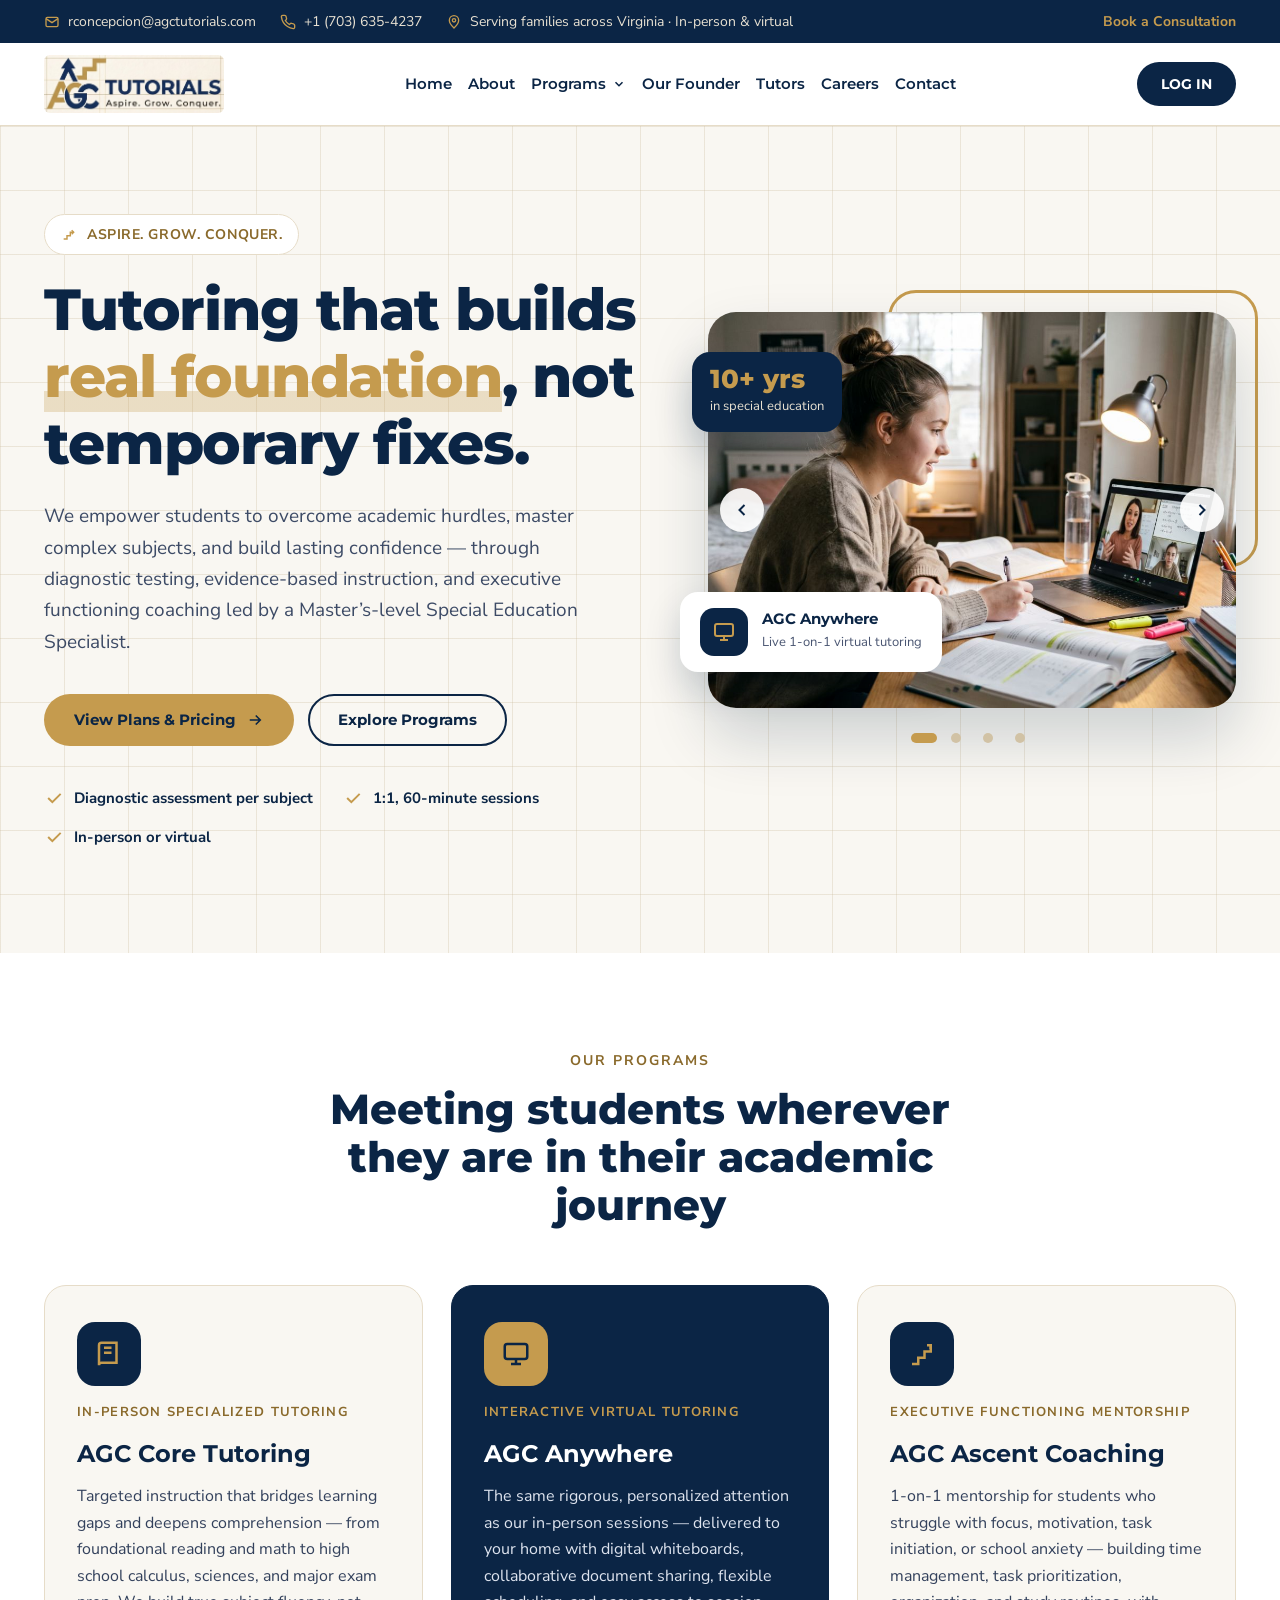
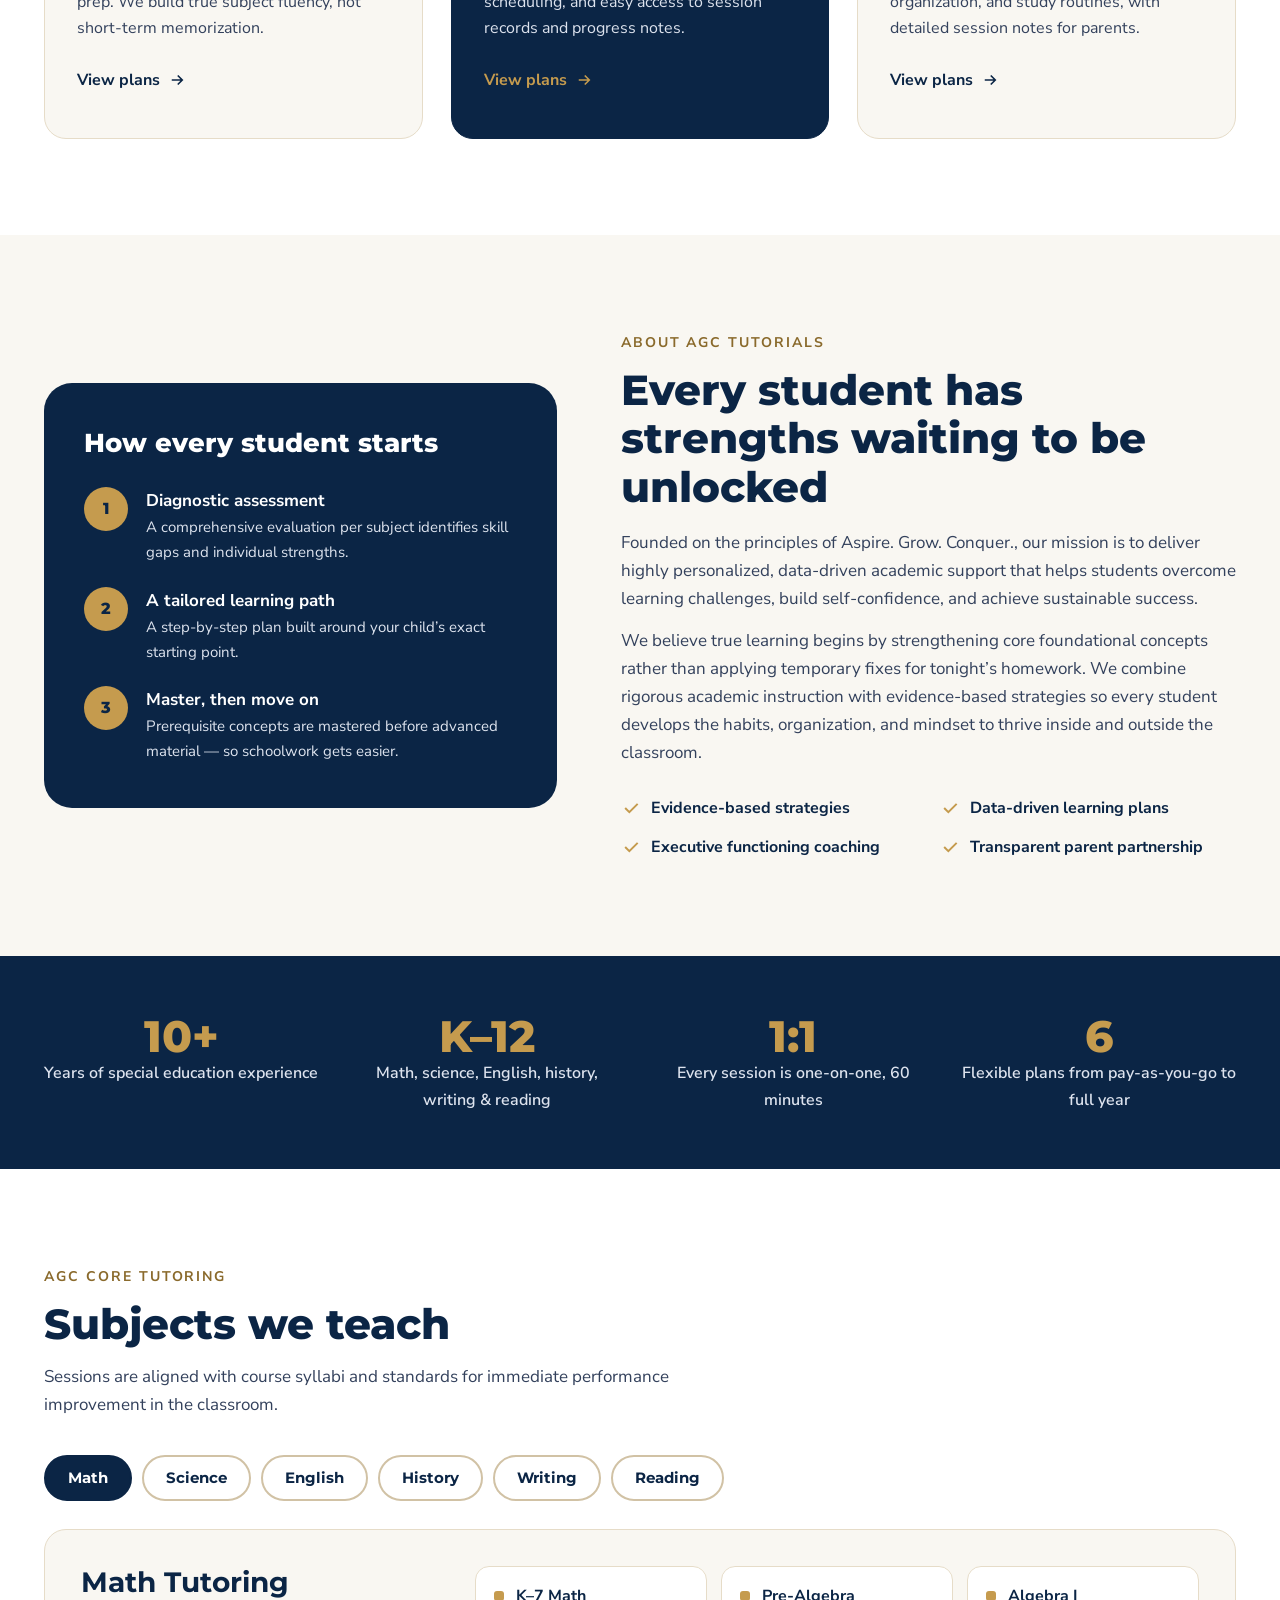
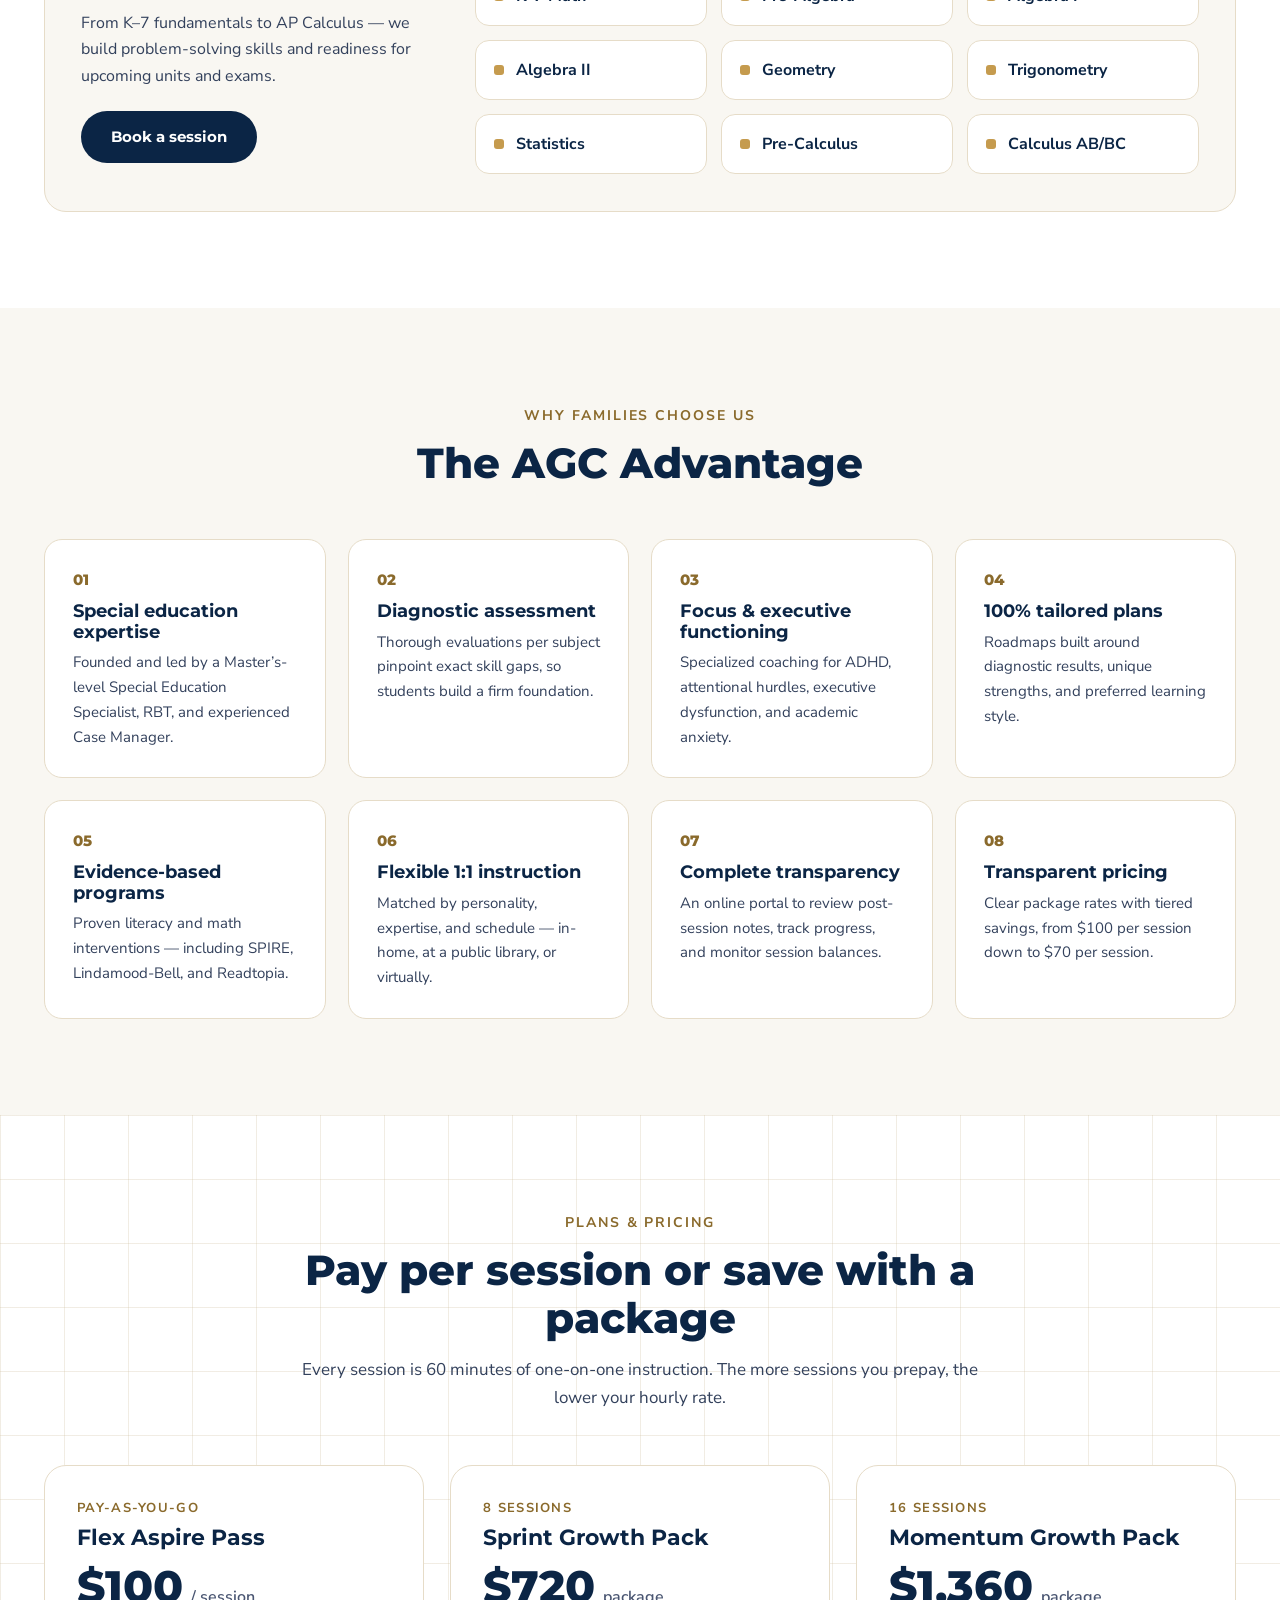
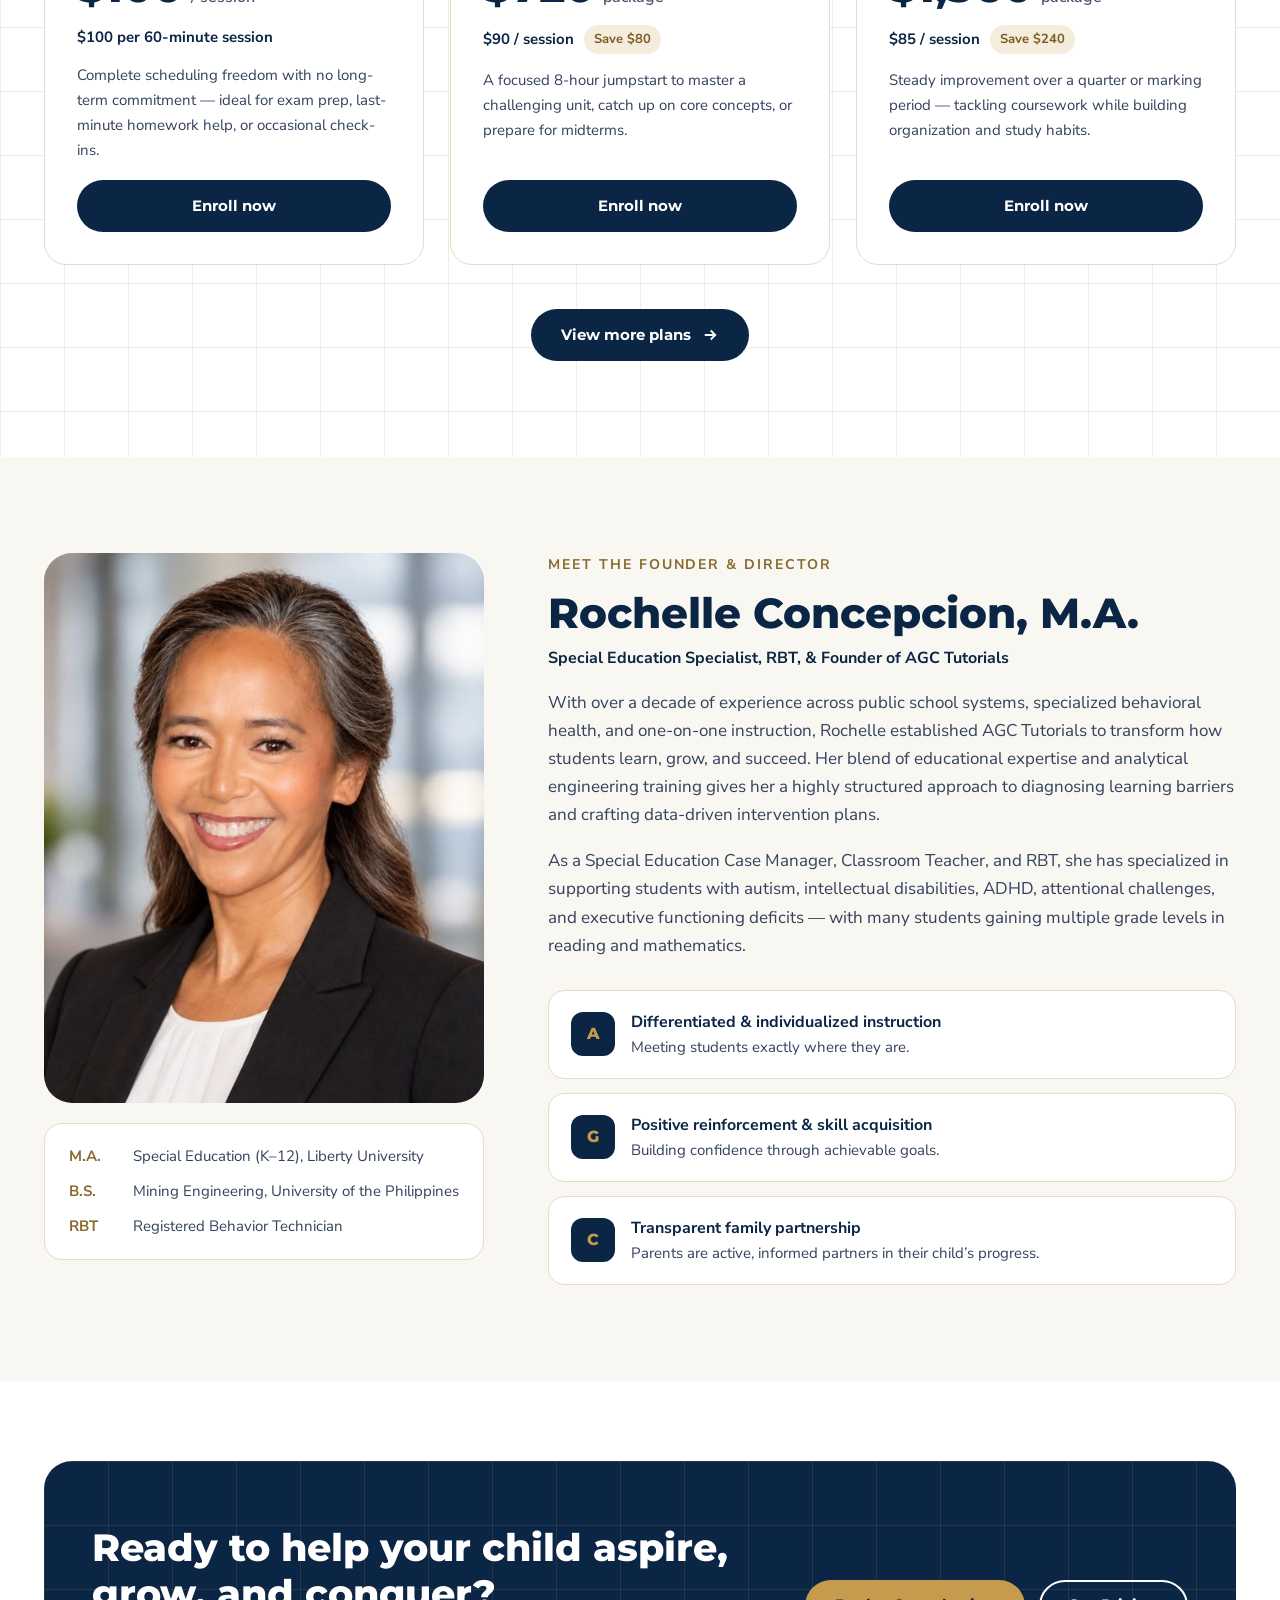
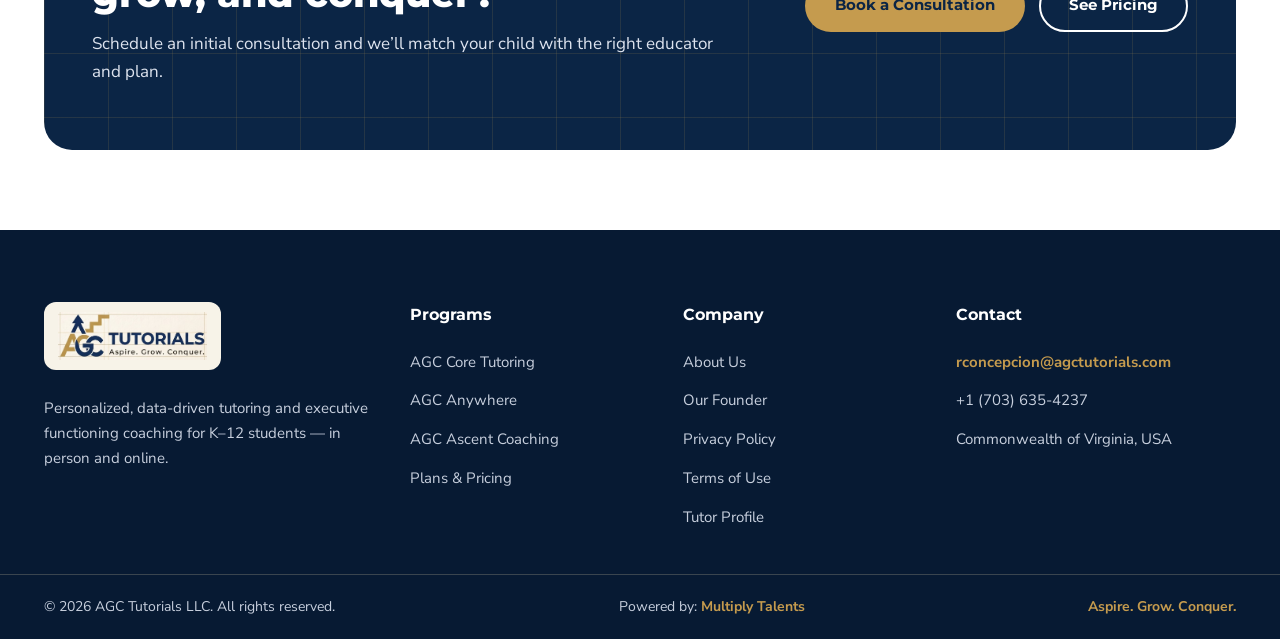
<file: index.html>
<!doctype html>
<html lang="en">
<head>
<!-- AGC Tutorials — Homepage: hero, programs, subjects, plans, founder, FAQ and contact.
     Styles: css/shared.css + css/home.css + css/footer.css · Script: js/home.js
     For GoHighLevel, paste ghl/home.html instead (run: node tools/build-ghl.js). -->
<meta charset="utf-8">
<meta name="viewport" content="width=device-width, initial-scale=1">
<title>AGC Tutorials | Aspire. Grow. Conquer.</title>
<link rel="icon" href="/favicon.ico" sizes="any">
<link rel="icon" type="image/png" sizes="32x32" href="/images/icon-32.png">
<link rel="apple-touch-icon" href="/images/apple-touch-icon.png">
<link rel="preconnect" href="https://fonts.googleapis.com">
<link rel="preconnect" href="https://fonts.gstatic.com" crossorigin>
<link href="https://fonts.googleapis.com/css2?family=Montserrat:wght@600;700;800&family=Nunito+Sans:wght@400;600;700&display=swap" rel="stylesheet">
<link rel="stylesheet" href="/css/shared.css">
<link rel="stylesheet" href="/css/home.css">
<link rel="stylesheet" href="/css/footer.css">
</head>
<body>
<div class="agc-site">
<!-- ===== Top bar + Navigation ===== -->
<div class="agc agc-nav">
  <div class="agc-top">
    <div class="agc-wrap">
      <div class="agc-top-l">
        <span><svg width="16" height="16" viewBox="0 0 24 24" fill="none" stroke="#C59B4E" stroke-width="2" aria-hidden="true"><rect x="3" y="5" width="18" height="14" rx="2"/><path d="M3 7l9 6 9-6"/></svg><a href="mailto:rconcepcion@agctutorials.com">rconcepcion@agctutorials.com</a></span>
        <span><svg width="16" height="16" viewBox="0 0 24 24" fill="none" stroke="#C59B4E" stroke-width="2" aria-hidden="true"><path d="M22 16.9v3a2 2 0 0 1-2.2 2 19.8 19.8 0 0 1-8.6-3.1 19.5 19.5 0 0 1-6-6A19.8 19.8 0 0 1 2.1 4.2 2 2 0 0 1 4.1 2h3a2 2 0 0 1 2 1.7c.1.9.4 1.8.7 2.7a2 2 0 0 1-.5 2.1L8 9.8a16 16 0 0 0 6 6l1.3-1.3a2 2 0 0 1 2.1-.4c.9.3 1.8.6 2.7.7a2 2 0 0 1 1.7 2z"/></svg><a href="tel:+17036354237">+1 (703) 635-4237</a></span>
        <span class="loc"><svg width="16" height="16" viewBox="0 0 24 24" fill="none" stroke="#C59B4E" stroke-width="2" aria-hidden="true"><path d="M12 21s-7-6.2-7-11.5A7 7 0 0 1 19 9.5C19 14.8 12 21 12 21z"/><circle cx="12" cy="9.5" r="2.5"/></svg>Serving families across Virginia · In-person &amp; virtual</span>
      </div>
      <div class="agc-top-r">
        <a class="gold" href="#contact">Book a Consultation</a>
      </div>
    </div>
  </div>
  <header>
    <div class="agc-wrap agc-bar">
      <a class="agc-logo" href="#home"><img data-agc-img="logo" alt="AGC Tutorials — Aspire. Grow. Conquer." width="180" height="58"></a>
      <nav class="agc-links" aria-label="Main">
        <a href="#home">Home</a><a href="#about">About</a><div class="agc-dd"><button class="agc-dd-btn" type="button" aria-expanded="false" aria-haspopup="true">Programs<svg width="14" height="14" viewBox="0 0 24 24" fill="none" stroke="currentColor" stroke-width="2.6" aria-hidden="true"><path d="M6 9l6 6 6-6"/></svg></button><div class="agc-dd-menu"><div class="agc-dd-list"><a href="#programs">Our Programs</a><a href="#subjects">Subjects</a><a href="/plans">Pricing</a></div></div></div><a href="#founder">Our Founder</a><a href="/our-tutors">Tutors</a><a href="/tutors">Careers</a><a href="#contact">Contact</a>
      </nav>
      <div class="agc-actions">
        <a class="agc-btn agc-btn-navy agc-enroll" href="https://agctutorials.com/agc-lms" target="_blank" rel="noopener">LOG IN</a>
        <button class="agc-burger" type="button" aria-label="Open menu" aria-expanded="false"><svg width="24" height="24" viewBox="0 0 24 24" fill="none" stroke="#0B2545" stroke-width="2.2" aria-hidden="true"><path d="M4 7h16M4 12h16M4 17h16"/></svg></button>
      </div>
    </div>
    <div class="agc-mobile">
      <div class="agc-wrap">
        <a href="#home">Home</a><a href="#about">About</a><div class="agc-m-group">Programs</div><a class="agc-m-sub" href="#programs">Our Programs</a><a class="agc-m-sub" href="#subjects">Subjects</a><a class="agc-m-sub" href="/plans">Pricing</a><a href="#founder">Our Founder</a><a href="/our-tutors">Tutors</a><a href="/tutors">Careers</a><a href="#contact">Contact</a>
        <a class="agc-btn agc-btn-gold" href="https://agctutorials.com/agc-lms" target="_blank" rel="noopener">LOG IN</a>
      </div>
    </div>
  </header>
</div>

<!-- ===== Homepage Hero ===== -->
<section id="home" class="agc agc-hero">
  <div class="agc-wrap agc-grid2">
    <div>
      <div class="pill"><svg width="16" height="16" viewBox="0 0 24 24" fill="none" stroke="#C59B4E" stroke-width="2.2" aria-hidden="true"><path d="M4 18h5v-5h5V8h5"/><path d="M16 5l3 3-3 3"/></svg>Aspire. Grow. Conquer.</div>
      <h1>Tutoring that builds <span>real foundation</span>, not temporary fixes.</h1>
      <p class="sub">We empower students to overcome academic hurdles, master complex subjects, and build lasting confidence — through diagnostic testing, evidence-based instruction, and executive functioning coaching led by a Master’s-level Special Education Specialist.</p>
      <div class="btns">
        <a class="agc-btn agc-btn-gold" href="#pricing">View Plans &amp; Pricing <svg width="18" height="18" viewBox="0 0 24 24" fill="none" stroke="currentColor" stroke-width="2.2" aria-hidden="true"><path d="M5 12h14M13 6l6 6-6 6"/></svg></a>
        <a class="agc-btn agc-btn-outline" href="#programs">Explore Programs</a>
      </div>
      <div class="checks">
        <span class="agc-check"><svg width="20" height="20" viewBox="0 0 24 24" fill="none" stroke="#C59B4E" stroke-width="2.4" aria-hidden="true"><path d="M5 12l5 5L20 7"/></svg>Diagnostic assessment per subject</span>
        <span class="agc-check"><svg width="20" height="20" viewBox="0 0 24 24" fill="none" stroke="#C59B4E" stroke-width="2.4" aria-hidden="true"><path d="M5 12l5 5L20 7"/></svg>1:1, 60-minute sessions</span>
        <span class="agc-check"><svg width="20" height="20" viewBox="0 0 24 24" fill="none" stroke="#C59B4E" stroke-width="2.4" aria-hidden="true"><path d="M5 12l5 5L20 7"/></svg>In-person or virtual</span>
      </div>
    </div>
    <div class="media">
      <div class="frame" aria-hidden="true"></div>
      <div class="slides" role="region" aria-roledescription="carousel" aria-label="Program photos">
        <img class="on" data-agc-img="hero" alt="A student taking notes during a one-on-one virtual tutoring session" width="1000" height="750">
        <img data-agc-img="core" alt="AGC Core Tutoring: a tutor working one-on-one with a student in a library" width="1000" height="750" aria-hidden="true">
        <img data-agc-img="anywhere" alt="AGC Anywhere: a student in a live virtual tutoring session at home" width="1000" height="750" aria-hidden="true">
        <img data-agc-img="ascent" alt="AGC Ascent Coaching: a mentor helping a student plan goals and checklists" width="1000" height="750" aria-hidden="true">
        <button type="button" class="nav prev" aria-label="Previous photo"><svg width="20" height="20" viewBox="0 0 24 24" fill="none" stroke="currentColor" stroke-width="2.4" aria-hidden="true"><path d="M15 6l-6 6 6 6"/></svg></button>
        <button type="button" class="nav next" aria-label="Next photo"><svg width="20" height="20" viewBox="0 0 24 24" fill="none" stroke="currentColor" stroke-width="2.4" aria-hidden="true"><path d="M9 6l6 6-6 6"/></svg></button>
        <div class="dots"></div>
      </div>
      <div class="badge1">
        <div class="ic"><svg width="24" height="24" viewBox="0 0 24 24" fill="none" stroke="#C59B4E" stroke-width="2" aria-hidden="true"><rect x="3" y="4" width="18" height="12" rx="2"/><path d="M8 20h8M12 16v4"/></svg></div>
        <div><b>AGC Anywhere</b><small>Live 1-on-1 virtual tutoring</small></div>
      </div>
      <div class="badge2"><b>10+ yrs</b><small>in special education</small></div>
    </div>
  </div>
</section>

<!-- ===== Programs ===== -->
<section id="programs" class="agc agc-programs agc-sec">
  <div class="agc-wrap">
    <div class="agc-center"><div class="agc-eyebrow">Our Programs</div><h2 class="agc-h2">Meeting students wherever they are in their academic journey</h2></div>
    <div class="cards">
      <div class="card"><div class="ic"><svg width="30" height="30" viewBox="0 0 24 24" fill="none" stroke="#C59B4E" stroke-width="2" aria-hidden="true"><path d="M4 19V5a2 2 0 0 1 2-2h12v16H6a2 2 0 0 0-2 2z"/><path d="M8 7h6M8 11h6"/></svg></div><div class="k">In-person Specialized Tutoring</div><h3>AGC Core Tutoring</h3><p>Targeted instruction that bridges learning gaps and deepens comprehension — from foundational reading and math to high school calculus, sciences, and major exam prep. We build true subject fluency, not short-term memorization.</p><a class="more" href="#pricing" data-agc-program="core">View plans <svg width="18" height="18" viewBox="0 0 24 24" fill="none" stroke="currentColor" stroke-width="2.2" aria-hidden="true"><path d="M5 12h14M13 6l6 6-6 6"/></svg></a></div>
      <div class="card dark"><div class="ic"><svg width="30" height="30" viewBox="0 0 24 24" fill="none" stroke="#0B2545" stroke-width="2" aria-hidden="true"><rect x="3" y="4" width="18" height="12" rx="2"/><path d="M8 20h8M12 16v4"/></svg></div><div class="k">Interactive virtual tutoring</div><h3>AGC Anywhere</h3><p>The same rigorous, personalized attention as our in-person sessions — delivered to your home with digital whiteboards, collaborative document sharing, flexible scheduling, and easy access to session records and progress notes.</p><a class="more" href="#pricing" data-agc-program="anywhere">View plans <svg width="18" height="18" viewBox="0 0 24 24" fill="none" stroke="currentColor" stroke-width="2.2" aria-hidden="true"><path d="M5 12h14M13 6l6 6-6 6"/></svg></a></div>
      <div class="card"><div class="ic"><svg width="30" height="30" viewBox="0 0 24 24" fill="none" stroke="#C59B4E" stroke-width="2" aria-hidden="true"><path d="M4 20h5v-5h5v-5h5V5"/><path d="M16 5h3v3"/></svg></div><div class="k">Executive functioning mentorship</div><h3>AGC Ascent Coaching</h3><p>1-on-1 mentorship for students who struggle with focus, motivation, task initiation, or school anxiety — building time management, task prioritization, organization, and study routines, with detailed session notes for parents.</p><a class="more" href="#pricing" data-agc-program="ascent">View plans <svg width="18" height="18" viewBox="0 0 24 24" fill="none" stroke="currentColor" stroke-width="2.2" aria-hidden="true"><path d="M5 12h14M13 6l6 6-6 6"/></svg></a></div>
    </div>
  </div>
</section>

<!-- ===== About ===== -->
<section id="about" class="agc agc-about agc-sec">
  <div class="agc-wrap agc-grid2">
    <div class="panel">
      <h3>How every student starts</h3>
      <div class="steps">
        <div class="step"><div class="num">1</div><div><b>Diagnostic assessment</b><p>A comprehensive evaluation per subject identifies skill gaps and individual strengths.</p></div></div>
        <div class="step"><div class="num">2</div><div><b>A tailored learning path</b><p>A step-by-step plan built around your child’s exact starting point.</p></div></div>
        <div class="step"><div class="num">3</div><div><b>Master, then move on</b><p>Prerequisite concepts are mastered before advanced material — so schoolwork gets easier.</p></div></div>
      </div>
    </div>
    <div class="text">
      <div class="agc-eyebrow">About AGC Tutorials</div>
      <h2 class="agc-h2">Every student has strengths waiting to be unlocked</h2>
      <p class="agc-lead">Founded on the principles of Aspire. Grow. Conquer., our mission is to deliver highly personalized, data-driven academic support that helps students overcome learning challenges, build self-confidence, and achieve sustainable success.</p>
      <p class="agc-lead" style="margin-top:14px">We believe true learning begins by strengthening core foundational concepts rather than applying temporary fixes for tonight’s homework. We combine rigorous academic instruction with evidence-based strategies so every student develops the habits, organization, and mindset to thrive inside and outside the classroom.</p>
      <div class="checks">
        <span class="agc-check"><svg width="20" height="20" viewBox="0 0 24 24" fill="none" stroke="#C59B4E" stroke-width="2.4" aria-hidden="true"><path d="M5 12l5 5L20 7"/></svg>Evidence-based strategies</span>
        <span class="agc-check"><svg width="20" height="20" viewBox="0 0 24 24" fill="none" stroke="#C59B4E" stroke-width="2.4" aria-hidden="true"><path d="M5 12l5 5L20 7"/></svg>Data-driven learning plans</span>
        <span class="agc-check"><svg width="20" height="20" viewBox="0 0 24 24" fill="none" stroke="#C59B4E" stroke-width="2.4" aria-hidden="true"><path d="M5 12l5 5L20 7"/></svg>Executive functioning coaching</span>
        <span class="agc-check"><svg width="20" height="20" viewBox="0 0 24 24" fill="none" stroke="#C59B4E" stroke-width="2.4" aria-hidden="true"><path d="M5 12l5 5L20 7"/></svg>Transparent parent partnership</span>
      </div>
    </div>
  </div>
</section>

<!-- ===== Facts strip ===== -->
<section class="agc agc-facts">
  <div class="agc-wrap">
    <div><b>10+</b><span>Years of special education experience</span></div>
    <div><b>K–12</b><span>Math, science, English, history, writing &amp; reading</span></div>
    <div><b>1:1</b><span>Every session is one-on-one, 60 minutes</span></div>
    <div><b>6</b><span>Flexible plans from pay-as-you-go to full year</span></div>
  </div>
</section>

<!-- ===== Subjects (tabs) ===== -->
<section id="subjects" class="agc agc-subjects agc-sec">
  <div class="agc-wrap">
    <div class="intro">
      <div class="agc-eyebrow">AGC Core Tutoring</div>
      <h2 class="agc-h2">Subjects we teach</h2>
      <p class="agc-lead">Sessions are aligned with course syllabi and standards for immediate performance improvement in the classroom.</p>
    </div>
    <div class="tabs" role="tablist" aria-label="Subjects"></div>
    <div class="box" role="tabpanel">
      <div>
        <h3><span class="s-name">Math</span> Tutoring</h3>
        <p class="s-blurb"></p>
        <a class="agc-btn agc-btn-navy" href="#pricing">Book a session</a>
      </div>
      <div class="courses"></div>
    </div>
  </div>
</section>

<!-- ===== The AGC Advantage ===== -->
<section class="agc agc-adv agc-sec">
  <div class="agc-wrap">
    <div class="agc-center"><div class="agc-eyebrow">Why families choose us</div><h2 class="agc-h2">The AGC Advantage</h2></div>
    <div class="cards">
      <div class="card"><div class="n">01</div><h3>Special education expertise</h3><p>Founded and led by a Master’s-level Special Education Specialist, RBT, and experienced Case Manager.</p></div>
      <div class="card"><div class="n">02</div><h3>Diagnostic assessment</h3><p>Thorough evaluations per subject pinpoint exact skill gaps, so students build a firm foundation.</p></div>
      <div class="card"><div class="n">03</div><h3>Focus &amp; executive functioning</h3><p>Specialized coaching for ADHD, attentional hurdles, executive dysfunction, and academic anxiety.</p></div>
      <div class="card"><div class="n">04</div><h3>100% tailored plans</h3><p>Roadmaps built around diagnostic results, unique strengths, and preferred learning style.</p></div>
      <div class="card"><div class="n">05</div><h3>Evidence-based programs</h3><p>Proven literacy and math interventions — including SPIRE, Lindamood-Bell, and Readtopia.</p></div>
      <div class="card"><div class="n">06</div><h3>Flexible 1:1 instruction</h3><p>Matched by personality, expertise, and schedule — in-home, at a public library, or virtually.</p></div>
      <div class="card"><div class="n">07</div><h3>Complete transparency</h3><p>An online portal to review post-session notes, track progress, and monitor session balances.</p></div>
      <div class="card"><div class="n">08</div><h3>Transparent pricing</h3><p>Clear package rates with tiered savings, from $100 per session down to $70 per session.</p></div>
    </div>
  </div>
</section>

<!-- ===== Plans & Pricing ===== -->
<section id="pricing" class="agc agc-pricing agc-sec">
  <div class="agc-wrap">
    <div class="agc-center">
      <div class="agc-eyebrow">Plans &amp; Pricing</div>
      <h2 class="agc-h2">Pay per session or save with a package</h2>
      <p class="agc-lead">Every session is 60 minutes of one-on-one instruction. The more sessions you prepay, the lower your hourly rate.</p>
    </div>
    <div class="plans"></div>
    <div class="more-wrap">
      <a class="agc-btn agc-btn-navy more-btn" href="/plans">View more plans<svg width="18" height="18" viewBox="0 0 24 24" fill="none" stroke="currentColor" stroke-width="2.4" aria-hidden="true"><path d="M5 12h14M13 6l6 6-6 6"/></svg></a>
    </div>
  </div>
</section>

<!-- ===== Meet the Founder ===== -->
<section id="founder" class="agc agc-founder agc-sec">
  <div class="agc-wrap agc-grid2">
    <div class="left">
      <img class="photo" data-agc-img="founder" alt="Rochelle Concepcion, M.A." width="440" height="550">
      <div class="creds">
        <div><b>M.A.</b><span>Special Education (K–12), Liberty University</span></div>
        <div><b>B.S.</b><span>Mining Engineering, University of the Philippines</span></div>
        <div><b>RBT</b><span>Registered Behavior Technician</span></div>
      </div>
    </div>
    <div>
      <div class="agc-eyebrow">Meet the Founder &amp; Director</div>
      <h2 class="agc-h2">Rochelle Concepcion, M.A.</h2>
      <div class="role">Special Education Specialist, RBT, &amp; Founder of AGC Tutorials</div>
      <p class="agc-lead">With over a decade of experience across public school systems, specialized behavioral health, and one-on-one instruction, Rochelle established AGC Tutorials to transform how students learn, grow, and succeed. Her blend of educational expertise and analytical engineering training gives her a highly structured approach to diagnosing learning barriers and crafting data-driven intervention plans.</p>
      <p class="agc-lead">As a Special Education Case Manager, Classroom Teacher, and RBT, she has specialized in supporting students with autism, intellectual disabilities, ADHD, attentional challenges, and executive functioning deficits — with many students gaining multiple grade levels in reading and mathematics.</p>
      <div class="pillars">
        <div class="pillar"><div class="l">A</div><div><b>Differentiated &amp; individualized instruction</b><p>Meeting students exactly where they are.</p></div></div>
        <div class="pillar"><div class="l">G</div><div><b>Positive reinforcement &amp; skill acquisition</b><p>Building confidence through achievable goals.</p></div></div>
        <div class="pillar"><div class="l">C</div><div><b>Transparent family partnership</b><p>Parents are active, informed partners in their child’s progress.</p></div></div>
      </div>
    </div>
  </div>
</section>

<!-- ===== Contact / Call to action ===== -->
<section id="contact" class="agc agc-cta">
  <div class="agc-wrap">
    <div class="band">
      <div class="txt">
        <h2>Ready to help your child aspire, grow, and conquer?</h2>
        <p>Schedule an initial consultation and we’ll match your child with the right educator and plan.</p>
      </div>
      <div class="btns">
        <a class="agc-btn agc-btn-gold" href="mailto:rconcepcion@agctutorials.com">Book a Consultation</a>
        <a class="agc-btn agc-btn-outline-light" href="#pricing">See Pricing</a>
      </div>
    </div>
  </div>
</section>

<!-- ===== Footer ===== -->
<footer class="agc agc-footer">
  <div class="agc-wrap cols">
    <div>
      <div class="logo"><img data-agc-img="logo" alt="AGC Tutorials" width="150" height="48"></div>
      <p class="about">Personalized, data-driven tutoring and executive functioning coaching for K–12 students — in person and online.</p>
    </div>
    <div><h4>Programs</h4><div class="links"><a href="#programs">AGC Core Tutoring</a><a href="#programs">AGC Anywhere</a><a href="#programs">AGC Ascent Coaching</a><a href="#pricing">Plans &amp; Pricing</a></div></div>
    <div><h4>Company</h4><div class="links"><a href="#about">About Us</a><a href="#founder">Our Founder</a><a href="/privacy">Privacy Policy</a><a href="/terms">Terms of Use</a><a href="/tutors">Tutor Profile</a></div></div>
    <div><h4>Contact</h4><div class="links"><a class="mail" href="mailto:rconcepcion@agctutorials.com">rconcepcion@agctutorials.com</a><a href="tel:+17036354237">+1 (703) 635-4237</a><span>Commonwealth of Virginia, USA</span></div></div>
  </div>
  <div class="bottom"><div class="agc-wrap"><span>© 2026 AGC Tutorials LLC. All rights reserved.</span><span class="powered">Powered by: <a href="https://multiplytalents.io/" target="_blank" rel="noopener">Multiply Talents</a></span><b>Aspire. Grow. Conquer.</b></div></div>
</footer>
</div>

<script src="/js/home.js"></script>
</body>
</html>
</file>
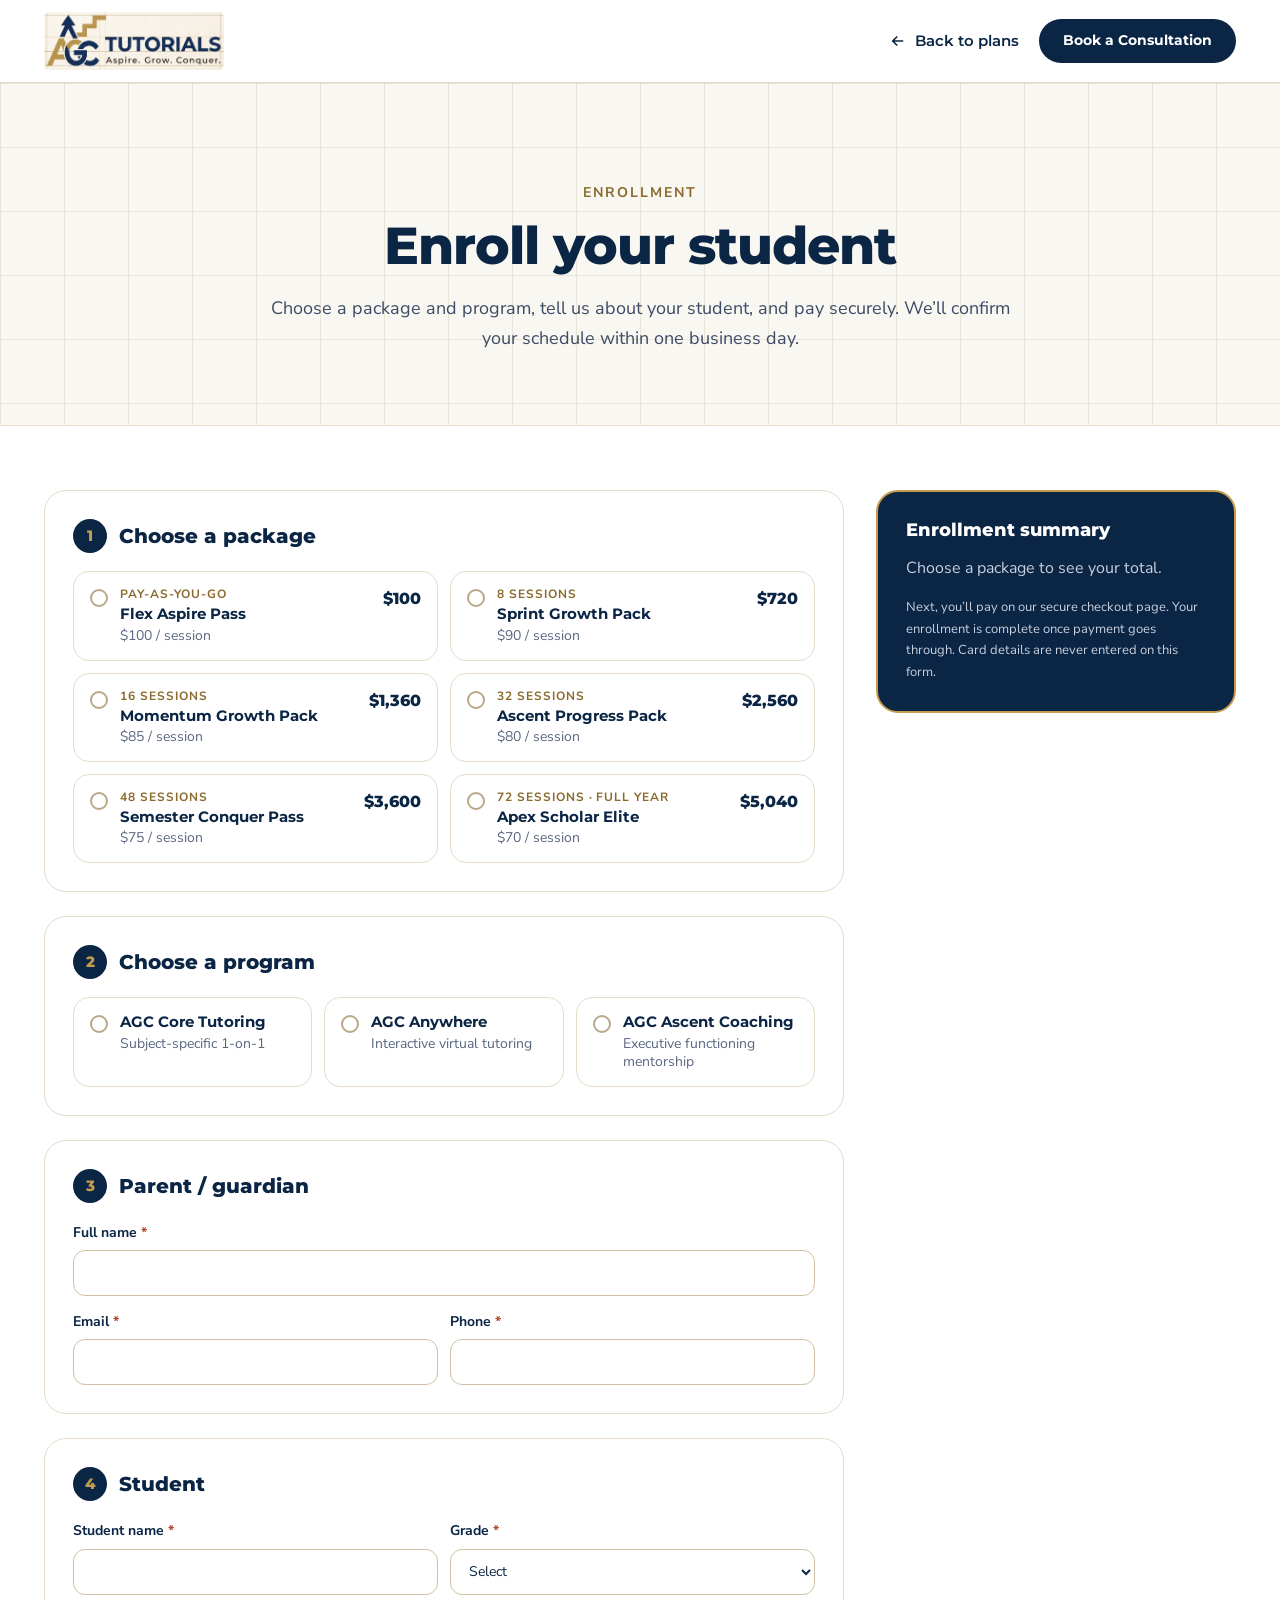
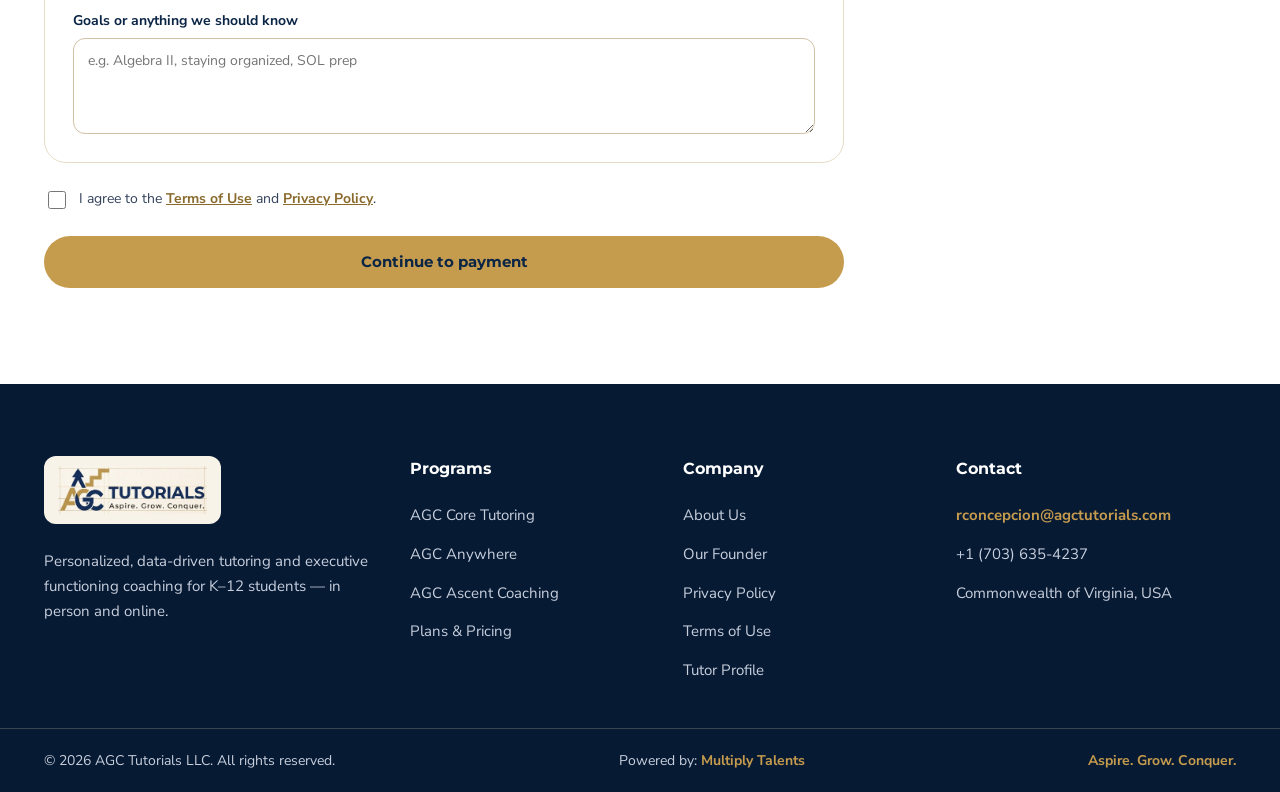
<file: enroll.html>
<!doctype html>
<html lang="en">
<head>
<!-- AGC Tutorials — Enrollment form: package, program, family details, then the GHL payment link.
     Styles: css/shared.css + css/enroll.css + css/footer.css · Script: js/enroll.js
     For GoHighLevel, paste ghl/enroll.html instead (run: node tools/build-ghl.js). -->
<meta charset="utf-8">
<meta name="viewport" content="width=device-width, initial-scale=1">
<title>Enroll | AGC Tutorials</title>
<link rel="icon" href="/favicon.ico" sizes="any">
<link rel="icon" type="image/png" sizes="32x32" href="/images/icon-32.png">
<link rel="apple-touch-icon" href="/images/apple-touch-icon.png">
<link rel="preconnect" href="https://fonts.googleapis.com">
<link rel="preconnect" href="https://fonts.gstatic.com" crossorigin>
<link href="https://fonts.googleapis.com/css2?family=Montserrat:wght@600;700;800&family=Nunito+Sans:wght@400;600;700&display=swap" rel="stylesheet">
<link rel="stylesheet" href="/css/shared.css">
<link rel="stylesheet" href="/css/enroll.css">
<link rel="stylesheet" href="/css/footer.css">
</head>
<body>

<div class="agc-site">
<!-- ===== Header ===== -->
<header class="agc agc-nav">
  <div class="agc-wrap agc-bar">
    <a class="agc-logo" href="/"><img data-agc-img="logo" alt="AGC Tutorials — Aspire. Grow. Conquer." width="180" height="58"></a>
    <div class="acts">
      <a class="back" href="/plans" aria-label="Back to plans"><svg width="18" height="18" viewBox="0 0 24 24" fill="none" stroke="currentColor" stroke-width="2.2" aria-hidden="true"><path d="M19 12H5M11 6l-6 6 6 6"/></svg><span class="txt">Back to plans</span></a>
      <a class="agc-btn agc-btn-navy" href="/#contact">Book a Consultation</a>
    </div>
  </div>
</header>

<!-- ===== Title ===== -->
<section class="agc agc-page-hero">
  <div class="agc-wrap">
    <p class="eyebrow">Enrollment</p>
    <h1>Enroll your student</h1>
    <p>Choose a package and program, tell us about your student, and pay securely. We’ll confirm your schedule within one business day.</p>
  </div>
</section>

<!-- ===== Enrollment form ===== -->
<main class="agc agc-enroll-page">
  <div class="agc-wrap">
    <div class="layout">
      <form id="agcEnroll" novalidate>
        <fieldset class="step">
          <legend><span class="num">1</span>Choose a package</legend>
          <div class="opts pkgs"></div>
        </fieldset>
        <fieldset class="step">
          <legend><span class="num">2</span>Choose a program</legend>
          <div class="opts three progs"></div>
          <label class="f subj" hidden><span>Subject <em>*</em></span><select name="subject" required disabled><option value="">Choose a subject</option></select></label>
        </fieldset>
        <fieldset class="step">
          <legend><span class="num">3</span>Parent / guardian</legend>
          <div class="fields">
            <label class="f"><span>Full name <em>*</em></span><input type="text" name="parent" autocomplete="name" required></label>
            <div class="f2">
              <label class="f"><span>Email <em>*</em></span><input type="email" name="email" autocomplete="email" required></label>
              <label class="f"><span>Phone <em>*</em></span><input type="tel" name="phone" autocomplete="tel" required></label>
            </div>
          </div>
        </fieldset>
        <fieldset class="step">
          <legend><span class="num">4</span>Student</legend>
          <div class="fields">
            <div class="f2">
              <label class="f"><span>Student name <em>*</em></span><input type="text" name="student" required></label>
              <label class="f"><span>Grade <em>*</em></span><select name="grade" required><option value="">Select</option></select></label>
            </div>
            <label class="f"><span>Goals or anything we should know</span><textarea name="notes" placeholder="e.g. Algebra II, staying organized, SOL prep"></textarea></label>
          </div>
        </fieldset>
        <label class="agree"><input type="checkbox" name="agree" required><span>I agree to the <a href="/terms" target="_blank" rel="noopener">Terms of Use</a> and <a href="/privacy" target="_blank" rel="noopener">Privacy Policy</a>.</span></label>
        <p class="err" role="alert" hidden>Please fill in the required fields.</p>
        <button type="submit" class="agc-btn agc-btn-gold submit">Continue to payment</button>
      </form>

      <aside class="aside" aria-live="polite">
        <h2>Enrollment summary</h2>
        <div class="sum"></div>
        <p class="fine">Next, you’ll pay on our secure checkout page. Your enrollment is complete once payment goes through. Card details are never entered on this form.</p>
      </aside>
    </div>
  </div>
</main>

<!-- ===== Footer ===== -->
<footer class="agc agc-footer">
  <div class="agc-wrap cols">
    <div>
      <div class="logo"><img data-agc-img="logo" alt="AGC Tutorials" width="150" height="48"></div>
      <p class="about">Personalized, data-driven tutoring and executive functioning coaching for K–12 students — in person and online.</p>
    </div>
    <div><h4>Programs</h4><div class="links"><a href="/#programs">AGC Core Tutoring</a><a href="/#programs">AGC Anywhere</a><a href="/#programs">AGC Ascent Coaching</a><a href="/plans">Plans &amp; Pricing</a></div></div>
    <div><h4>Company</h4><div class="links"><a href="/#about">About Us</a><a href="/#founder">Our Founder</a><a href="/privacy">Privacy Policy</a><a href="/terms">Terms of Use</a><a href="/tutors">Tutor Profile</a></div></div>
    <div><h4>Contact</h4><div class="links"><a class="mail" href="mailto:rconcepcion@agctutorials.com">rconcepcion@agctutorials.com</a><a href="tel:+17036354237">+1 (703) 635-4237</a><span>Commonwealth of Virginia, USA</span></div></div>
  </div>
  <div class="bottom"><div class="agc-wrap"><span>© 2026 AGC Tutorials LLC. All rights reserved.</span><span class="powered">Powered by: <a href="https://multiplytalents.io/" target="_blank" rel="noopener">Multiply Talents</a></span><b>Aspire. Grow. Conquer.</b></div></div>
</footer>
</div>

<script src="/js/enroll.js"></script>
</body>
</html>
</file>
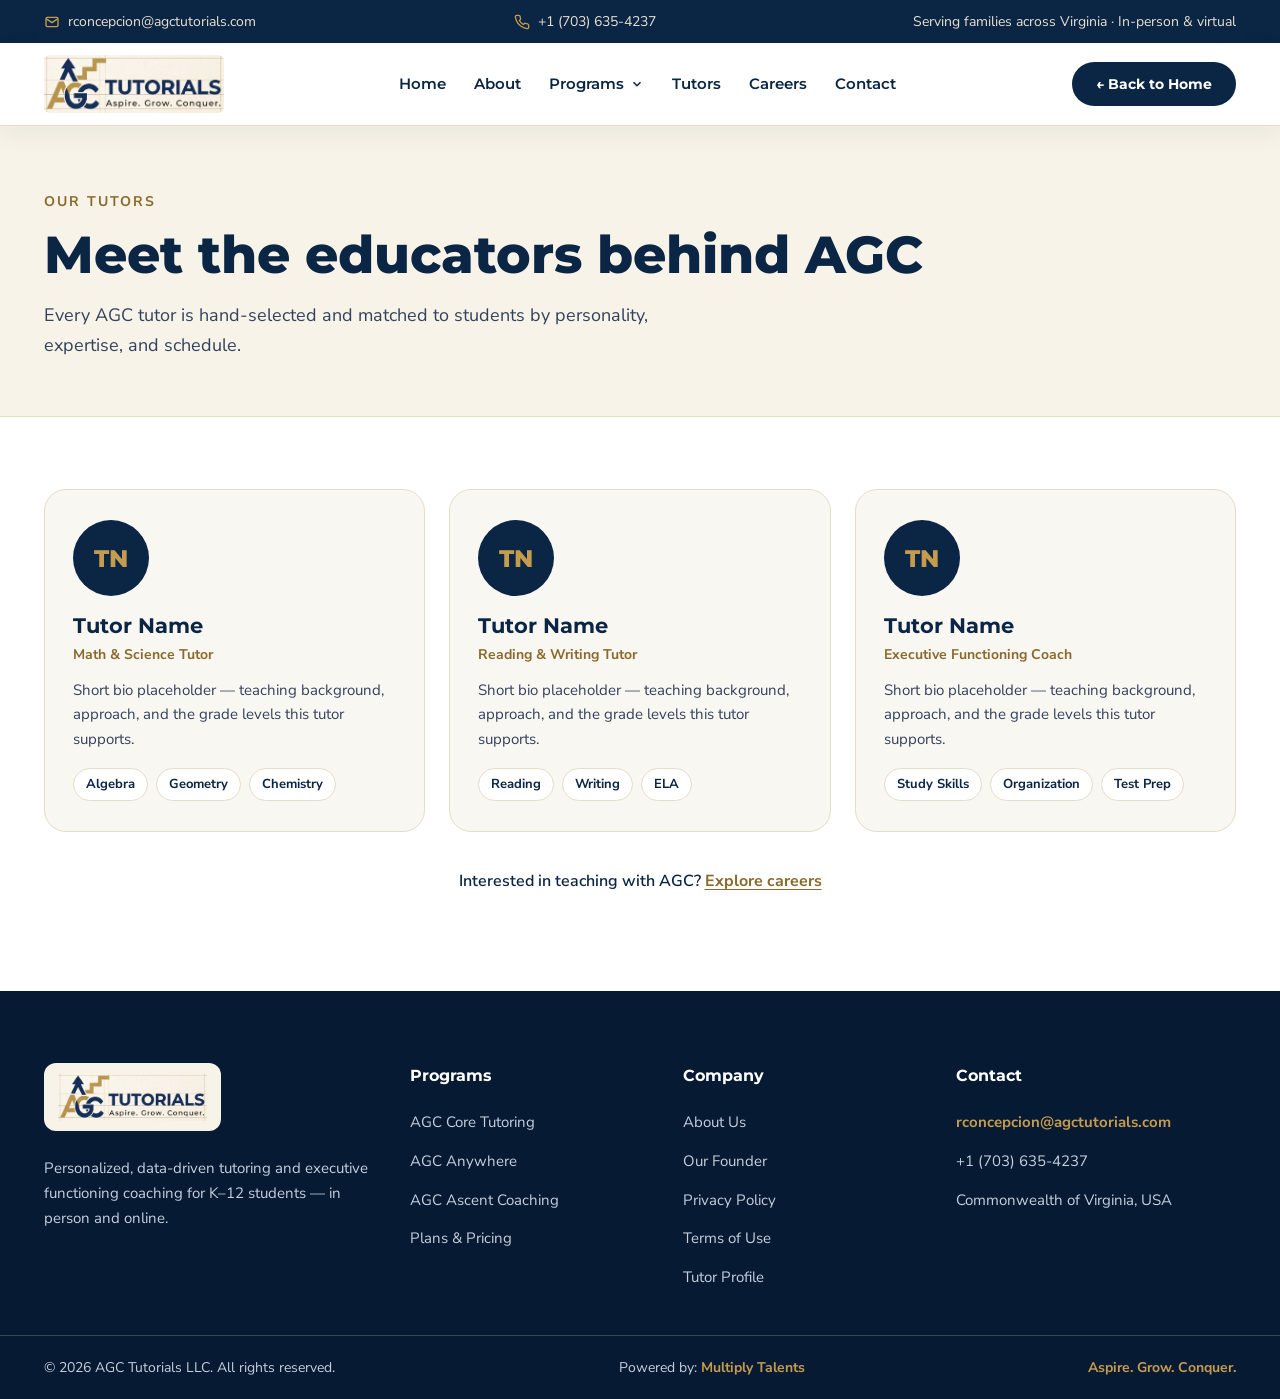
<file: our-tutors.html>
<!doctype html>
<html lang="en">
<head>
<!-- AGC Tutorials — Our Tutors: meet the AGC Tutorials educators.
     Styles: css/shared.css + css/our-tutors.css + css/footer.css · Script: js/our-tutors.js
     For GoHighLevel, paste ghl/our-tutors.html instead (run: node tools/build-ghl.js). -->
<meta charset="utf-8">
<meta name="viewport" content="width=device-width, initial-scale=1">
<title>Our Tutors | AGC Tutorials</title>
<link rel="icon" href="/favicon.ico" sizes="any">
<link rel="icon" type="image/png" sizes="32x32" href="/images/icon-32.png">
<link rel="apple-touch-icon" href="/images/apple-touch-icon.png">
<meta name="description" content="Meet the AGC Tutorials educators — hand-selected tutors and coaches matched to each student by personality, expertise, and schedule.">
<link rel="preconnect" href="https://fonts.googleapis.com">
<link rel="preconnect" href="https://fonts.gstatic.com" crossorigin>
<link href="https://fonts.googleapis.com/css2?family=Montserrat:wght@600;700;800&family=Nunito+Sans:wght@400;600;700&display=swap" rel="stylesheet">
<link rel="stylesheet" href="/css/shared.css">
<link rel="stylesheet" href="/css/our-tutors.css">
<link rel="stylesheet" href="/css/footer.css">
</head>
<body>

<div class="agc agc-nav">
  <div class="agc-top">
    <div class="agc-wrap">
      <span><svg width="16" height="16" viewBox="0 0 24 24" fill="none" stroke="#C59B4E" stroke-width="2" aria-hidden="true"><rect x="3" y="5" width="18" height="14" rx="2"/><path d="M3 7l9 6 9-6"/></svg><a href="mailto:rconcepcion@agctutorials.com">rconcepcion@agctutorials.com</a></span>
      <span><svg width="16" height="16" viewBox="0 0 24 24" fill="none" stroke="#C59B4E" stroke-width="2" aria-hidden="true"><path d="M22 16.9v3a2 2 0 0 1-2.2 2 19.8 19.8 0 0 1-8.6-3.1 19.5 19.5 0 0 1-6-6A19.8 19.8 0 0 1 2.1 4.2 2 2 0 0 1 4.1 2h3a2 2 0 0 1 2 1.7c.1.9.4 1.8.7 2.7a2 2 0 0 1-.5 2.1L8 9.8a16 16 0 0 0 6 6l1.3-1.3a2 2 0 0 1 2.1-.4c.9.3 1.8.6 2.7.7a2 2 0 0 1 1.7 2z"/></svg><a href="tel:+17036354237">+1 (703) 635-4237</a></span>
      <span class="loc">Serving families across Virginia · In-person &amp; virtual</span>
    </div>
  </div>
  <header>
    <div class="agc-wrap agc-bar">
      <a class="agc-logo" href="/"><img src="/images/logo.jpg" alt="AGC Tutorials — Aspire. Grow. Conquer." width="180" height="58"></a>
      <nav class="agc-links" aria-label="Main">
        <a href="/#home">Home</a><a href="/#about">About</a><div class="agc-dd"><button class="agc-dd-btn" type="button" aria-expanded="false" aria-haspopup="true">Programs<svg width="14" height="14" viewBox="0 0 24 24" fill="none" stroke="currentColor" stroke-width="2.6" aria-hidden="true"><path d="M6 9l6 6 6-6"/></svg></button><div class="agc-dd-menu"><div class="agc-dd-list"><a href="/#programs">Our Programs</a><a href="/#subjects">Subjects</a><a href="/plans">Pricing</a></div></div></div><a href="/our-tutors">Tutors</a><a href="/tutors">Careers</a><a href="/#contact">Contact</a>
      </nav>
      <a class="agc-btn agc-btn-navy" href="/">← Back to Home</a>
    </div>
  </header>
</div>

<main>
<div class="agc agc-hero">
  <div class="agc-wrap">
    <div class="agc-eyebrow">Our Tutors</div>
    <h1>Meet the educators behind AGC</h1>
    <p class="lead">Every AGC tutor is hand-selected and matched to students by personality, expertise, and schedule.</p>
  </div>
</div>

<section id="tutors" class="agc agc-tutors">
  <div class="agc-wrap">
    <div class="cards">
      <div class="card"><div class="av" aria-hidden="true">TN</div><h3>Tutor Name</h3><div class="r">Math &amp; Science Tutor</div><p>Short bio placeholder — teaching background, approach, and the grade levels this tutor supports.</p><div class="tags"><span>Algebra</span><span>Geometry</span><span>Chemistry</span></div></div>
      <div class="card"><div class="av" aria-hidden="true">TN</div><h3>Tutor Name</h3><div class="r">Reading &amp; Writing Tutor</div><p>Short bio placeholder — teaching background, approach, and the grade levels this tutor supports.</p><div class="tags"><span>Reading</span><span>Writing</span><span>ELA</span></div></div>
      <div class="card"><div class="av" aria-hidden="true">TN</div><h3>Tutor Name</h3><div class="r">Executive Functioning Coach</div><p>Short bio placeholder — teaching background, approach, and the grade levels this tutor supports.</p><div class="tags"><span>Study Skills</span><span>Organization</span><span>Test Prep</span></div></div>
    </div>
    <p class="join">Interested in teaching with AGC? <a href="/tutors">Explore careers</a></p>
  </div>
</section>
</main>

<footer class="agc agc-footer">
  <div class="agc-wrap cols">
    <div>
      <div class="logo"><img src="/images/logo.jpg" alt="AGC Tutorials" width="150" height="48"></div>
      <p class="about">Personalized, data-driven tutoring and executive functioning coaching for K–12 students — in person and online.</p>
    </div>
    <div><h4>Programs</h4><div class="links"><a href="/#programs">AGC Core Tutoring</a><a href="/#programs">AGC Anywhere</a><a href="/#programs">AGC Ascent Coaching</a><a href="/#pricing">Plans &amp; Pricing</a></div></div>
    <div><h4>Company</h4><div class="links"><a href="/#about">About Us</a><a href="/#founder">Our Founder</a><a href="/privacy">Privacy Policy</a><a href="/terms">Terms of Use</a><a href="/tutors">Tutor Profile</a></div></div>
    <div><h4>Contact</h4><div class="links"><a class="mail" href="mailto:rconcepcion@agctutorials.com">rconcepcion@agctutorials.com</a><a href="tel:+17036354237">+1 (703) 635-4237</a><span>Commonwealth of Virginia, USA</span></div></div>
  </div>
  <div class="bottom"><div class="agc-wrap"><span>© 2026 AGC Tutorials LLC. All rights reserved.</span><span class="powered">Powered by: <a href="https://multiplytalents.io/" target="_blank" rel="noopener">Multiply Talents</a></span><b>Aspire. Grow. Conquer.</b></div></div>
</footer>

<script src="/js/our-tutors.js"></script>
</body>
</html>
</file>
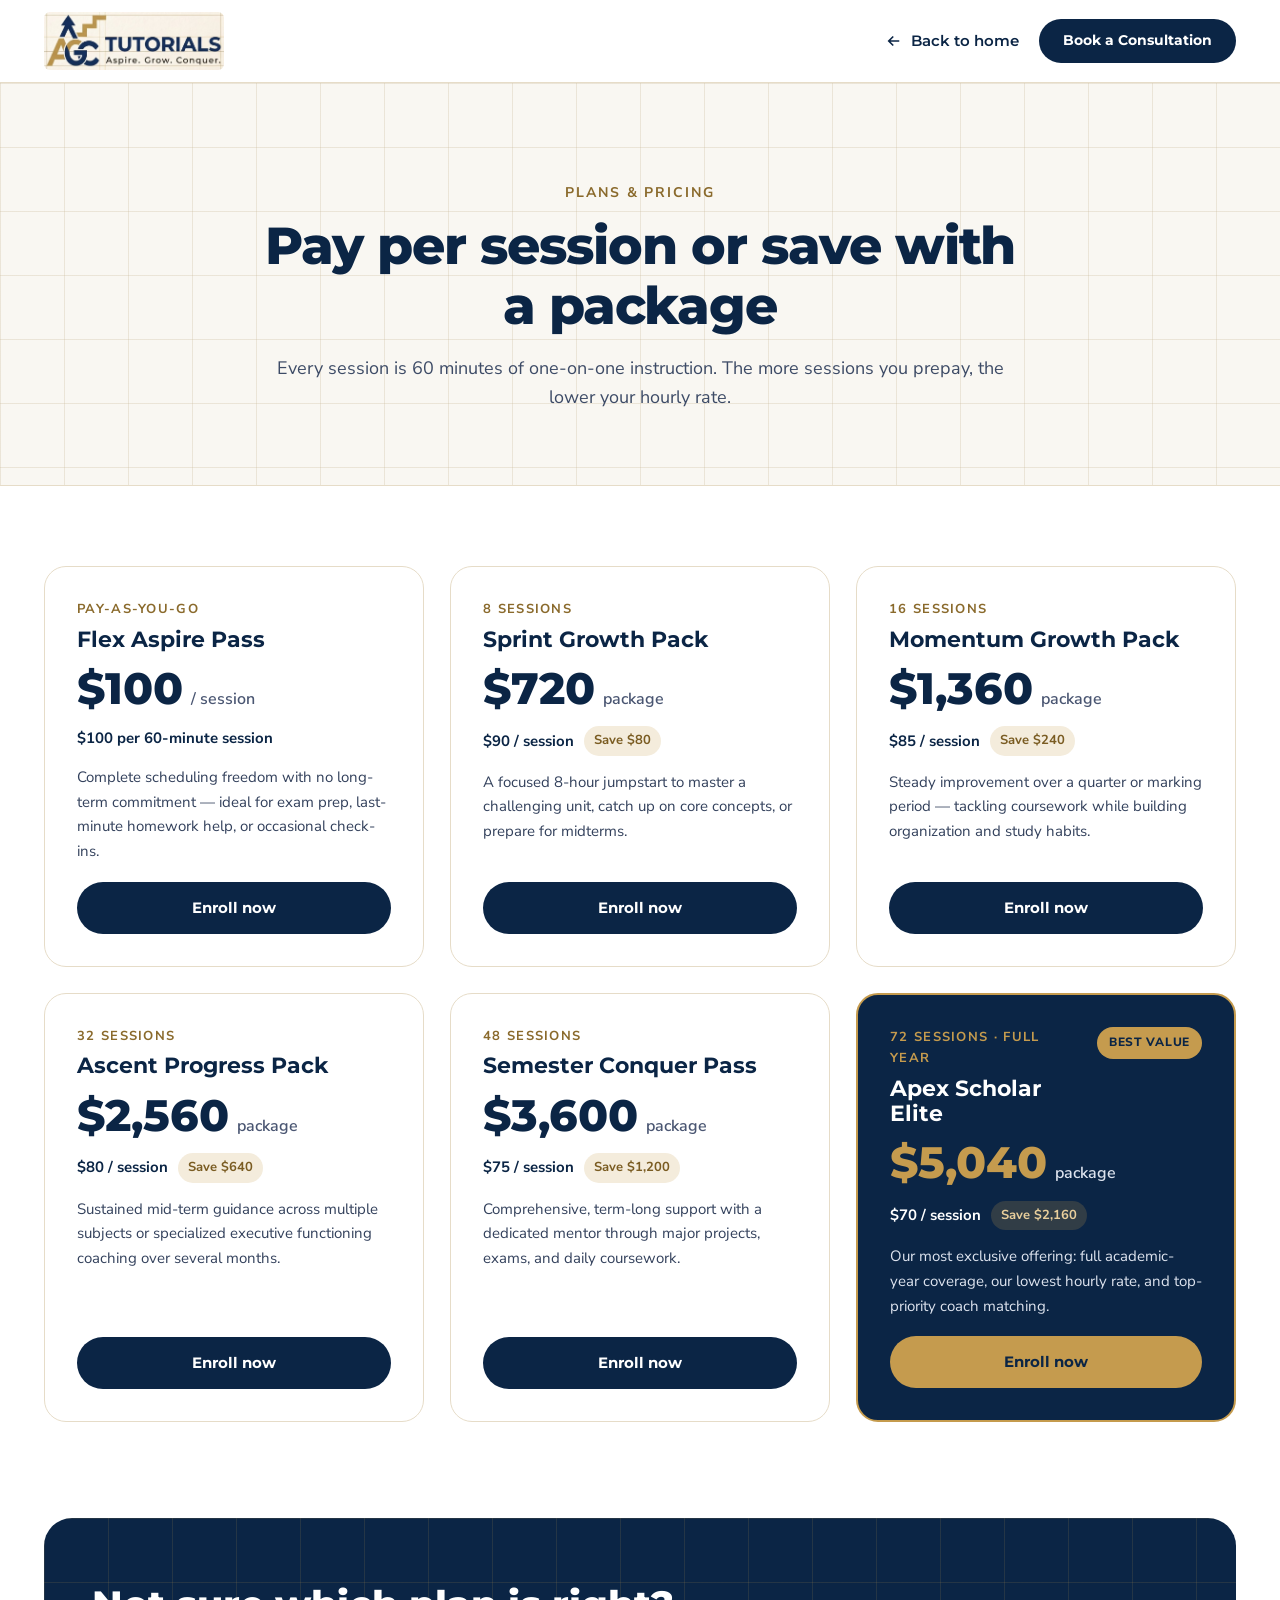
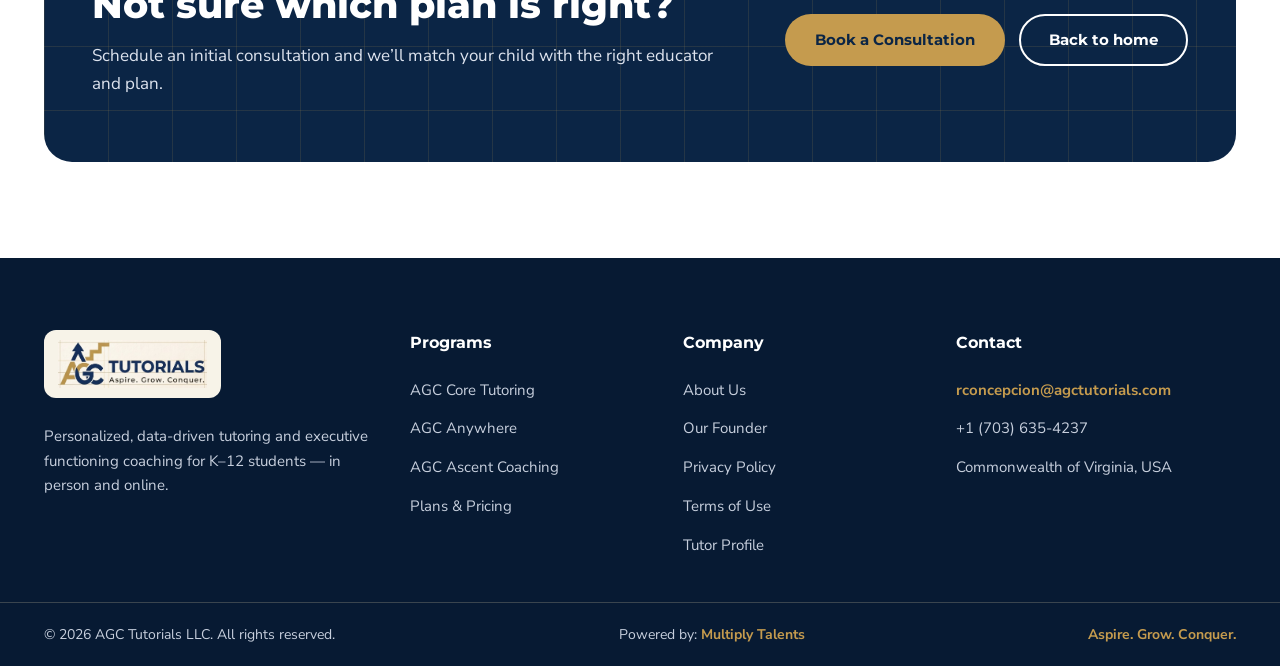
<file: plans.html>
<!doctype html>
<html lang="en">
<head>
<!-- AGC Tutorials — Plans & Pricing: every package, each with an Enroll now button.
     Styles: css/shared.css + css/plans.css + css/footer.css · Script: js/plans.js
     For GoHighLevel, paste ghl/plans.html instead (run: node tools/build-ghl.js). -->
<meta charset="utf-8">
<meta name="viewport" content="width=device-width, initial-scale=1">
<title>Plans &amp; Pricing | AGC Tutorials</title>
<link rel="icon" href="/favicon.ico" sizes="any">
<link rel="icon" type="image/png" sizes="32x32" href="/images/icon-32.png">
<link rel="apple-touch-icon" href="/images/apple-touch-icon.png">
<link rel="preconnect" href="https://fonts.googleapis.com">
<link rel="preconnect" href="https://fonts.gstatic.com" crossorigin>
<link href="https://fonts.googleapis.com/css2?family=Montserrat:wght@600;700;800&family=Nunito+Sans:wght@400;600;700&display=swap" rel="stylesheet">
<link rel="stylesheet" href="/css/shared.css">
<link rel="stylesheet" href="/css/plans.css">
<link rel="stylesheet" href="/css/footer.css">
</head>
<body>

<div class="agc-site">
<!-- ===== Header ===== -->
<header class="agc agc-nav">
  <div class="agc-wrap agc-bar">
    <a class="agc-logo" href="/"><img data-agc-img="logo" alt="AGC Tutorials — Aspire. Grow. Conquer." width="180" height="58"></a>
    <div class="acts">
      <a class="back" href="/" aria-label="Back to home"><svg width="18" height="18" viewBox="0 0 24 24" fill="none" stroke="currentColor" stroke-width="2.2" aria-hidden="true"><path d="M19 12H5M11 6l-6 6 6 6"/></svg><span class="txt">Back to home</span></a>
      <a class="agc-btn agc-btn-navy" href="/#contact">Book a Consultation</a>
    </div>
  </div>
</header>

<!-- ===== Title ===== -->
<section class="agc agc-page-hero">
  <div class="agc-wrap">
    <p class="eyebrow">Plans &amp; Pricing</p>
    <h1>Pay per session or save with a package</h1>
    <p>Every session is 60 minutes of one-on-one instruction. The more sessions you prepay, the lower your hourly rate.</p>
  </div>
</section>

<!-- ===== All plans ===== -->
<!-- To change a plan, edit its card below. -->
<main class="agc agc-pricing">
  <div class="agc-wrap plans">
    <div class="plan" data-plan="flex" data-name="Flex Aspire Pass" data-kicker="Pay-as-you-go" data-amount="100">
      <div class="head"><div><div class="k">Pay-as-you-go</div><h3>Flex Aspire Pass</h3></div></div>
      <div class="price"><b>$100</b><span>/ session</span></div>
      <div class="meta"><span>$100 per 60-minute session</span></div>
      <p class="desc">Complete scheduling freedom with no long-term commitment — ideal for exam prep, last-minute homework help, or occasional check-ins.</p>
    </div>
    <div class="plan" data-plan="sprint" data-name="Sprint Growth Pack" data-kicker="8 sessions" data-amount="720">
      <div class="head"><div><div class="k">8 sessions</div><h3>Sprint Growth Pack</h3></div></div>
      <div class="price"><b>$720</b><span>package</span></div>
      <div class="meta"><span>$90 / session</span><span class="save">Save $80</span></div>
      <p class="desc">A focused 8-hour jumpstart to master a challenging unit, catch up on core concepts, or prepare for midterms.</p>
    </div>
    <div class="plan" data-plan="momentum" data-name="Momentum Growth Pack" data-kicker="16 sessions" data-amount="1360">
      <div class="head"><div><div class="k">16 sessions</div><h3>Momentum Growth Pack</h3></div></div>
      <div class="price"><b>$1,360</b><span>package</span></div>
      <div class="meta"><span>$85 / session</span><span class="save">Save $240</span></div>
      <p class="desc">Steady improvement over a quarter or marking period — tackling coursework while building organization and study habits.</p>
    </div>
    <div class="plan" data-plan="ascent" data-name="Ascent Progress Pack" data-kicker="32 sessions" data-amount="2560">
      <div class="head"><div><div class="k">32 sessions</div><h3>Ascent Progress Pack</h3></div></div>
      <div class="price"><b>$2,560</b><span>package</span></div>
      <div class="meta"><span>$80 / session</span><span class="save">Save $640</span></div>
      <p class="desc">Sustained mid-term guidance across multiple subjects or specialized executive functioning coaching over several months.</p>
    </div>
    <div class="plan" data-plan="semester" data-name="Semester Conquer Pass" data-kicker="48 sessions" data-amount="3600">
      <div class="head"><div><div class="k">48 sessions</div><h3>Semester Conquer Pass</h3></div></div>
      <div class="price"><b>$3,600</b><span>package</span></div>
      <div class="meta"><span>$75 / session</span><span class="save">Save $1,200</span></div>
      <p class="desc">Comprehensive, term-long support with a dedicated mentor through major projects, exams, and daily coursework.</p>
    </div>
    <div class="plan dark" data-plan="apex" data-name="Apex Scholar Elite" data-kicker="72 sessions · full year" data-amount="5040">
      <div class="head"><div><div class="k">72 sessions · full year</div><h3>Apex Scholar Elite</h3></div><span class="badge">Best value</span></div>
      <div class="price"><b>$5,040</b><span>package</span></div>
      <div class="meta"><span>$70 / session</span><span class="save">Save $2,160</span></div>
      <p class="desc">Our most exclusive offering: full academic-year coverage, our lowest hourly rate, and top-priority coach matching.</p>
    </div>
  </div>
</main>

<!-- ===== Call to action ===== -->
<section class="agc agc-cta">
  <div class="agc-wrap">
    <div class="band">
      <div class="txt">
        <h2>Not sure which plan is right?</h2>
        <p>Schedule an initial consultation and we’ll match your child with the right educator and plan.</p>
      </div>
      <div class="btns">
        <a class="agc-btn agc-btn-gold" href="mailto:rconcepcion@agctutorials.com">Book a Consultation</a>
        <a class="agc-btn agc-btn-outline-light" href="/">Back to home</a>
      </div>
    </div>
  </div>
</section>

<!-- ===== Footer ===== -->
<footer class="agc agc-footer">
  <div class="agc-wrap cols">
    <div>
      <div class="logo"><img data-agc-img="logo" alt="AGC Tutorials" width="150" height="48"></div>
      <p class="about">Personalized, data-driven tutoring and executive functioning coaching for K–12 students — in person and online.</p>
    </div>
    <div><h4>Programs</h4><div class="links"><a href="/#programs">AGC Core Tutoring</a><a href="/#programs">AGC Anywhere</a><a href="/#programs">AGC Ascent Coaching</a><a href="/plans">Plans &amp; Pricing</a></div></div>
    <div><h4>Company</h4><div class="links"><a href="/#about">About Us</a><a href="/#founder">Our Founder</a><a href="/privacy">Privacy Policy</a><a href="/terms">Terms of Use</a><a href="/tutors">Tutor Profile</a></div></div>
    <div><h4>Contact</h4><div class="links"><a class="mail" href="mailto:rconcepcion@agctutorials.com">rconcepcion@agctutorials.com</a><a href="tel:+17036354237">+1 (703) 635-4237</a><span>Commonwealth of Virginia, USA</span></div></div>
  </div>
  <div class="bottom"><div class="agc-wrap"><span>© 2026 AGC Tutorials LLC. All rights reserved.</span><span class="powered">Powered by: <a href="https://multiplytalents.io/" target="_blank" rel="noopener">Multiply Talents</a></span><b>Aspire. Grow. Conquer.</b></div></div>
</footer>
</div>

<script src="/js/plans.js"></script>
</body>
</html>
</file>
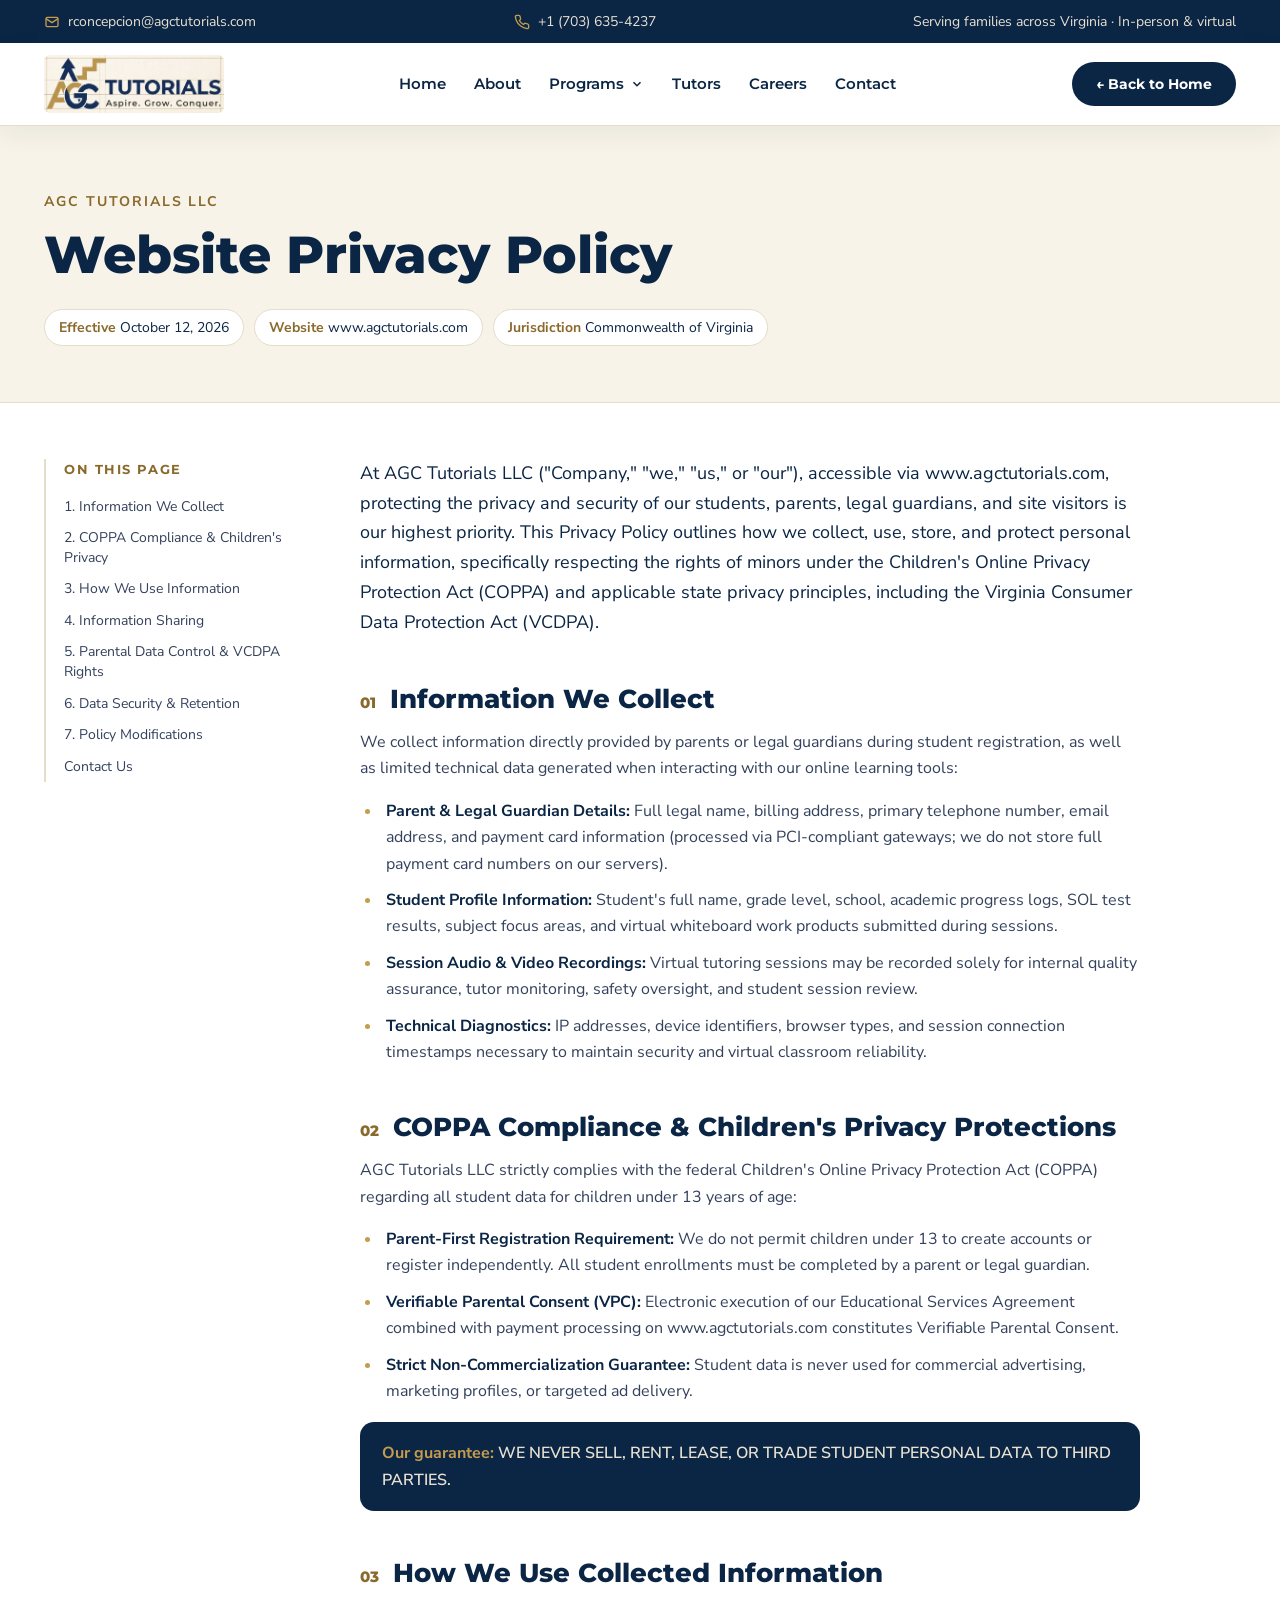
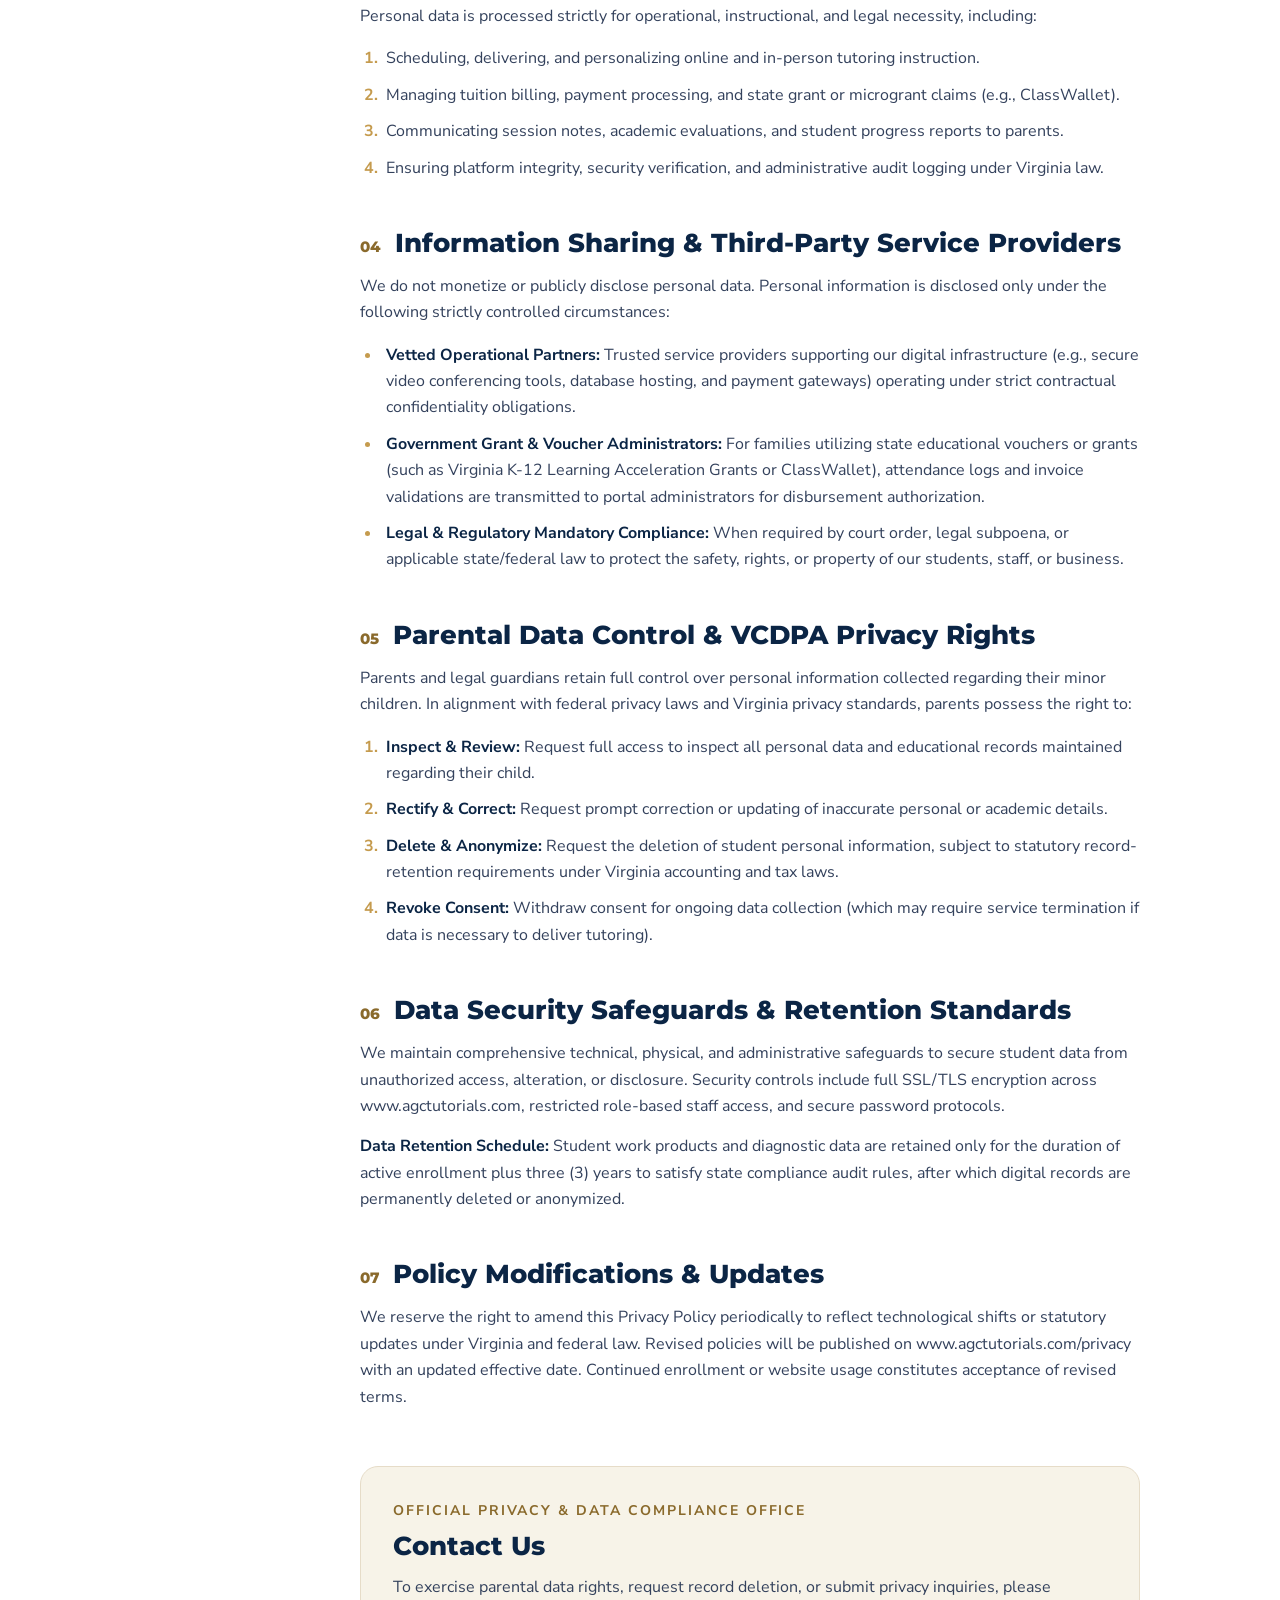
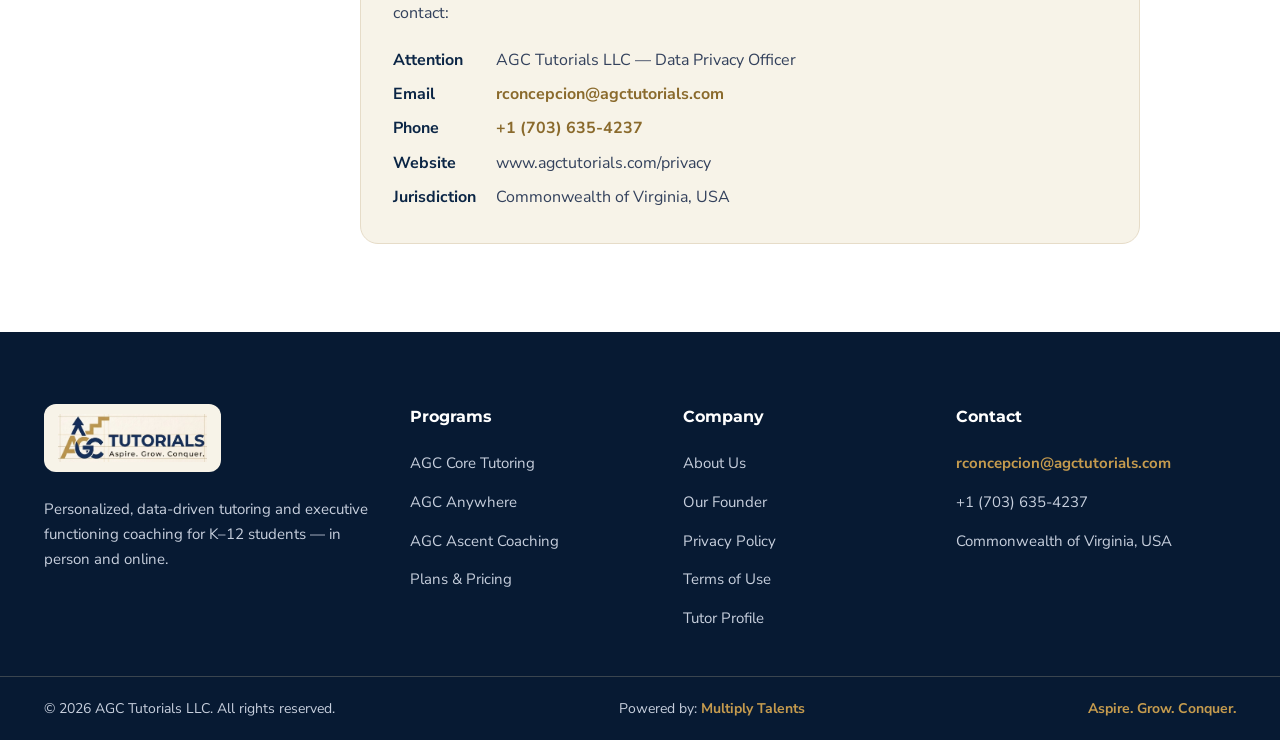
<file: privacy.html>
<!doctype html>
<html lang="en">
<head>
<!-- AGC Tutorials — Website Privacy Policy.
     Styles: css/shared.css + css/privacy.css + css/footer.css · Script: js/privacy.js
     For GoHighLevel, paste ghl/privacy.html instead (run: node tools/build-ghl.js). -->
<meta charset="utf-8">
<meta name="viewport" content="width=device-width, initial-scale=1">
<title>Privacy Policy | AGC Tutorials</title>
<link rel="icon" href="/favicon.ico" sizes="any">
<link rel="icon" type="image/png" sizes="32x32" href="/images/icon-32.png">
<link rel="apple-touch-icon" href="/images/apple-touch-icon.png">
<meta name="description" content="AGC Tutorials LLC Website Privacy Policy — how we collect, use, store, and protect student and family information (COPPA &amp; VCDPA).">
<link rel="preconnect" href="https://fonts.googleapis.com">
<link rel="preconnect" href="https://fonts.gstatic.com" crossorigin>
<link href="https://fonts.googleapis.com/css2?family=Montserrat:wght@600;700;800&family=Nunito+Sans:wght@400;600;700&display=swap" rel="stylesheet">
<link rel="stylesheet" href="/css/shared.css">
<link rel="stylesheet" href="/css/privacy.css">
<link rel="stylesheet" href="/css/footer.css">
</head>
<body>

<div class="agc agc-nav">
  <div class="agc-top">
    <div class="agc-wrap">
      <span><svg width="16" height="16" viewBox="0 0 24 24" fill="none" stroke="#C59B4E" stroke-width="2" aria-hidden="true"><rect x="3" y="5" width="18" height="14" rx="2"/><path d="M3 7l9 6 9-6"/></svg><a href="mailto:rconcepcion@agctutorials.com">rconcepcion@agctutorials.com</a></span>
      <span><svg width="16" height="16" viewBox="0 0 24 24" fill="none" stroke="#C59B4E" stroke-width="2" aria-hidden="true"><path d="M22 16.9v3a2 2 0 0 1-2.2 2 19.8 19.8 0 0 1-8.6-3.1 19.5 19.5 0 0 1-6-6A19.8 19.8 0 0 1 2.1 4.2 2 2 0 0 1 4.1 2h3a2 2 0 0 1 2 1.7c.1.9.4 1.8.7 2.7a2 2 0 0 1-.5 2.1L8 9.8a16 16 0 0 0 6 6l1.3-1.3a2 2 0 0 1 2.1-.4c.9.3 1.8.6 2.7.7a2 2 0 0 1 1.7 2z"/></svg><a href="tel:+17036354237">+1 (703) 635-4237</a></span>
      <span class="loc">Serving families across Virginia · In-person &amp; virtual</span>
    </div>
  </div>
  <header>
    <div class="agc-wrap agc-bar">
      <a class="agc-logo" href="/"><img src="/images/logo.jpg" alt="AGC Tutorials — Aspire. Grow. Conquer." width="180" height="58"></a>
      <nav class="agc-links" aria-label="Main">
        <a href="/#home">Home</a><a href="/#about">About</a><div class="agc-dd"><button class="agc-dd-btn" type="button" aria-expanded="false" aria-haspopup="true">Programs<svg width="14" height="14" viewBox="0 0 24 24" fill="none" stroke="currentColor" stroke-width="2.6" aria-hidden="true"><path d="M6 9l6 6 6-6"/></svg></button><div class="agc-dd-menu"><div class="agc-dd-list"><a href="/#programs">Our Programs</a><a href="/#subjects">Subjects</a><a href="/plans">Pricing</a></div></div></div><a href="/our-tutors">Tutors</a><a href="/tutors">Careers</a><a href="/#contact">Contact</a>
      </nav>
      <a class="agc-btn agc-btn-navy" href="/">← Back to Home</a>
    </div>
  </header>
</div>

<main>
<div class="agc agc-hero">
  <div class="agc-wrap">
    <div class="agc-eyebrow">AGC Tutorials LLC</div>
    <h1>Website Privacy Policy</h1>
    <div class="meta">
      <span><b>Effective</b>October 12, 2026</span>
      <span><b>Website</b>www.agctutorials.com</span>
      <span><b>Jurisdiction</b>Commonwealth of Virginia</span>
    </div>
  </div>
</div>

<div class="agc agc-policy">
  <div class="agc-wrap">
    <nav class="toc" aria-label="On this page">
      <h4>On this page</h4>
      <a href="#collect">1. Information We Collect</a>
      <a href="#coppa">2. COPPA Compliance &amp; Children's Privacy</a>
      <a href="#use">3. How We Use Information</a>
      <a href="#sharing">4. Information Sharing</a>
      <a href="#rights">5. Parental Data Control &amp; VCDPA Rights</a>
      <a href="#security">6. Data Security &amp; Retention</a>
      <a href="#updates">7. Policy Modifications</a>
      <a href="#contact">Contact Us</a>
    </nav>

    <article>
      <p class="intro">At AGC Tutorials LLC ("Company," "we," "us," or "our"), accessible via www.agctutorials.com, protecting the privacy and security of our students, parents, legal guardians, and site visitors is our highest priority. This Privacy Policy outlines how we collect, use, store, and protect personal information, specifically respecting the rights of minors under the Children's Online Privacy Protection Act (COPPA) and applicable state privacy principles, including the Virginia Consumer Data Protection Act (VCDPA).</p>

      <section id="collect">
        <h2><span class="n">01</span>Information We Collect</h2>
        <p>We collect information directly provided by parents or legal guardians during student registration, as well as limited technical data generated when interacting with our online learning tools:</p>
        <ul>
          <li><strong>Parent &amp; Legal Guardian Details:</strong> Full legal name, billing address, primary telephone number, email address, and payment card information (processed via PCI-compliant gateways; we do not store full payment card numbers on our servers).</li>
          <li><strong>Student Profile Information:</strong> Student's full name, grade level, school, academic progress logs, SOL test results, subject focus areas, and virtual whiteboard work products submitted during sessions.</li>
          <li><strong>Session Audio &amp; Video Recordings:</strong> Virtual tutoring sessions may be recorded solely for internal quality assurance, tutor monitoring, safety oversight, and student session review.</li>
          <li><strong>Technical Diagnostics:</strong> IP addresses, device identifiers, browser types, and session connection timestamps necessary to maintain security and virtual classroom reliability.</li>
        </ul>
      </section>

      <section id="coppa">
        <h2><span class="n">02</span>COPPA Compliance &amp; Children's Privacy Protections</h2>
        <p>AGC Tutorials LLC strictly complies with the federal Children's Online Privacy Protection Act (COPPA) regarding all student data for children under 13 years of age:</p>
        <ul>
          <li><strong>Parent-First Registration Requirement:</strong> We do not permit children under 13 to create accounts or register independently. All student enrollments must be completed by a parent or legal guardian.</li>
          <li><strong>Verifiable Parental Consent (VPC):</strong> Electronic execution of our Educational Services Agreement combined with payment processing on www.agctutorials.com constitutes Verifiable Parental Consent.</li>
          <li><strong>Strict Non-Commercialization Guarantee:</strong> Student data is never used for commercial advertising, marketing profiles, or targeted ad delivery.</li>
        </ul>
        <p class="callout"><strong>Our guarantee:</strong> WE NEVER SELL, RENT, LEASE, OR TRADE STUDENT PERSONAL DATA TO THIRD PARTIES.</p>
      </section>

      <section id="use">
        <h2><span class="n">03</span>How We Use Collected Information</h2>
        <p>Personal data is processed strictly for operational, instructional, and legal necessity, including:</p>
        <ol>
          <li>Scheduling, delivering, and personalizing online and in-person tutoring instruction.</li>
          <li>Managing tuition billing, payment processing, and state grant or microgrant claims (e.g., ClassWallet).</li>
          <li>Communicating session notes, academic evaluations, and student progress reports to parents.</li>
          <li>Ensuring platform integrity, security verification, and administrative audit logging under Virginia law.</li>
        </ol>
      </section>

      <section id="sharing">
        <h2><span class="n">04</span>Information Sharing &amp; Third-Party Service Providers</h2>
        <p>We do not monetize or publicly disclose personal data. Personal information is disclosed only under the following strictly controlled circumstances:</p>
        <ul>
          <li><strong>Vetted Operational Partners:</strong> Trusted service providers supporting our digital infrastructure (e.g., secure video conferencing tools, database hosting, and payment gateways) operating under strict contractual confidentiality obligations.</li>
          <li><strong>Government Grant &amp; Voucher Administrators:</strong> For families utilizing state educational vouchers or grants (such as Virginia K-12 Learning Acceleration Grants or ClassWallet), attendance logs and invoice validations are transmitted to portal administrators for disbursement authorization.</li>
          <li><strong>Legal &amp; Regulatory Mandatory Compliance:</strong> When required by court order, legal subpoena, or applicable state/federal law to protect the safety, rights, or property of our students, staff, or business.</li>
        </ul>
      </section>

      <section id="rights">
        <h2><span class="n">05</span>Parental Data Control &amp; VCDPA Privacy Rights</h2>
        <p>Parents and legal guardians retain full control over personal information collected regarding their minor children. In alignment with federal privacy laws and Virginia privacy standards, parents possess the right to:</p>
        <ol>
          <li><strong>Inspect &amp; Review:</strong> Request full access to inspect all personal data and educational records maintained regarding their child.</li>
          <li><strong>Rectify &amp; Correct:</strong> Request prompt correction or updating of inaccurate personal or academic details.</li>
          <li><strong>Delete &amp; Anonymize:</strong> Request the deletion of student personal information, subject to statutory record-retention requirements under Virginia accounting and tax laws.</li>
          <li><strong>Revoke Consent:</strong> Withdraw consent for ongoing data collection (which may require service termination if data is necessary to deliver tutoring).</li>
        </ol>
      </section>

      <section id="security">
        <h2><span class="n">06</span>Data Security Safeguards &amp; Retention Standards</h2>
        <p>We maintain comprehensive technical, physical, and administrative safeguards to secure student data from unauthorized access, alteration, or disclosure. Security controls include full SSL/TLS encryption across www.agctutorials.com, restricted role-based staff access, and secure password protocols.</p>
        <p><strong style="color:#0B2545">Data Retention Schedule:</strong> Student work products and diagnostic data are retained only for the duration of active enrollment plus three (3) years to satisfy state compliance audit rules, after which digital records are permanently deleted or anonymized.</p>
      </section>

      <section id="updates">
        <h2><span class="n">07</span>Policy Modifications &amp; Updates</h2>
        <p>We reserve the right to amend this Privacy Policy periodically to reflect technological shifts or statutory updates under Virginia and federal law. Revised policies will be published on www.agctutorials.com/privacy with an updated effective date. Continued enrollment or website usage constitutes acceptance of revised terms.</p>
      </section>

      <section id="contact" class="contact">
        <div class="agc-eyebrow">Official Privacy &amp; Data Compliance Office</div>
        <h2 style="margin-top:10px">Contact Us</h2>
        <p style="margin-top:12px">To exercise parental data rights, request record deletion, or submit privacy inquiries, please contact:</p>
        <dl>
          <dt>Attention</dt><dd>AGC Tutorials LLC — Data Privacy Officer</dd>
          <dt>Email</dt><dd><a href="mailto:rconcepcion@agctutorials.com">rconcepcion@agctutorials.com</a></dd>
          <dt>Phone</dt><dd><a href="tel:+17036354237">+1 (703) 635-4237</a></dd>
          <dt>Website</dt><dd>www.agctutorials.com/privacy</dd>
          <dt>Jurisdiction</dt><dd>Commonwealth of Virginia, USA</dd>
        </dl>
      </section>
    </article>
  </div>
</div>
</main>

<footer class="agc agc-footer">
  <div class="agc-wrap cols">
    <div>
      <div class="logo"><img src="/images/logo.jpg" alt="AGC Tutorials" width="150" height="48"></div>
      <p class="about">Personalized, data-driven tutoring and executive functioning coaching for K–12 students — in person and online.</p>
    </div>
    <div><h4>Programs</h4><div class="links"><a href="/#programs">AGC Core Tutoring</a><a href="/#programs">AGC Anywhere</a><a href="/#programs">AGC Ascent Coaching</a><a href="/#pricing">Plans &amp; Pricing</a></div></div>
    <div><h4>Company</h4><div class="links"><a href="/#about">About Us</a><a href="/#founder">Our Founder</a><a href="/privacy">Privacy Policy</a><a href="/terms">Terms of Use</a><a href="/tutors">Tutor Profile</a></div></div>
    <div><h4>Contact</h4><div class="links"><a class="mail" href="mailto:rconcepcion@agctutorials.com">rconcepcion@agctutorials.com</a><a href="tel:+17036354237">+1 (703) 635-4237</a><span>Commonwealth of Virginia, USA</span></div></div>
  </div>
  <div class="bottom"><div class="agc-wrap"><span>© 2026 AGC Tutorials LLC. All rights reserved.</span><span class="powered">Powered by: <a href="https://multiplytalents.io/" target="_blank" rel="noopener">Multiply Talents</a></span><b>Aspire. Grow. Conquer.</b></div></div>
</footer>

<script src="/js/privacy.js"></script>
</body>
</html>
</file>
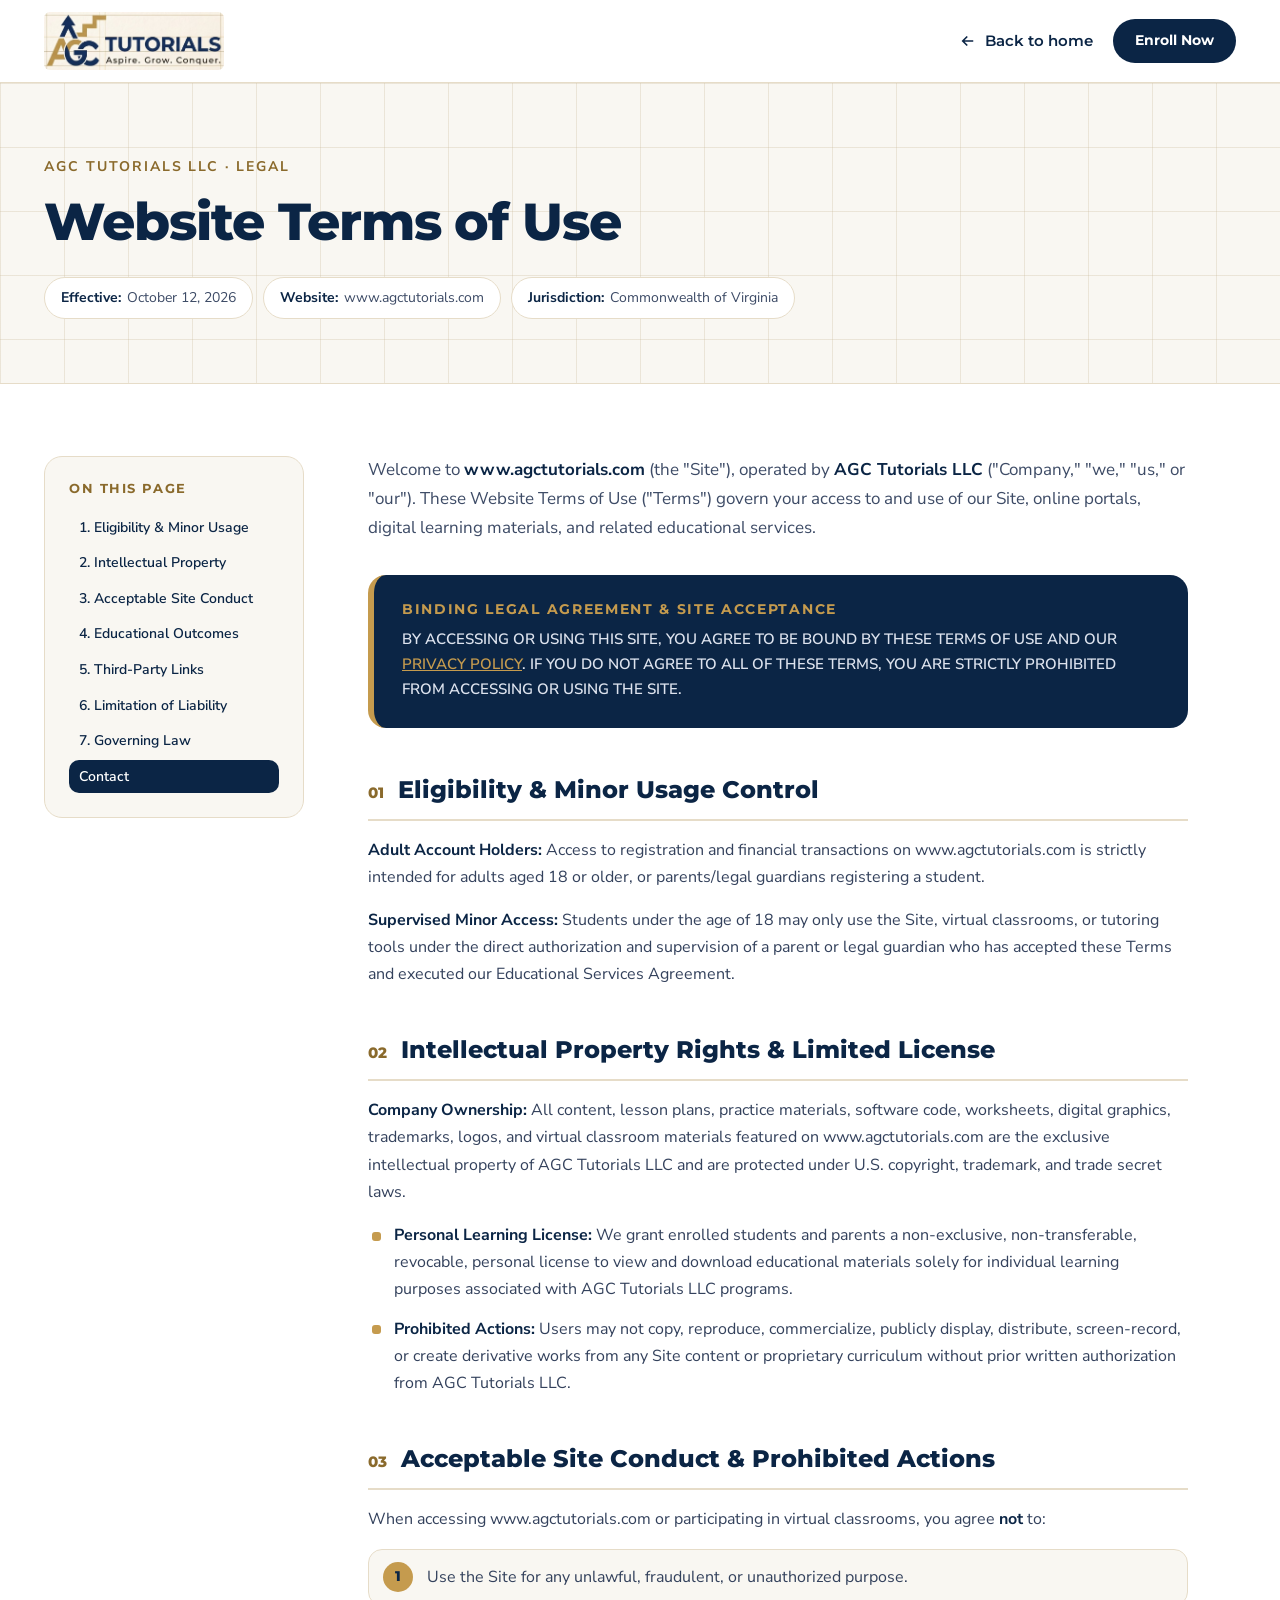
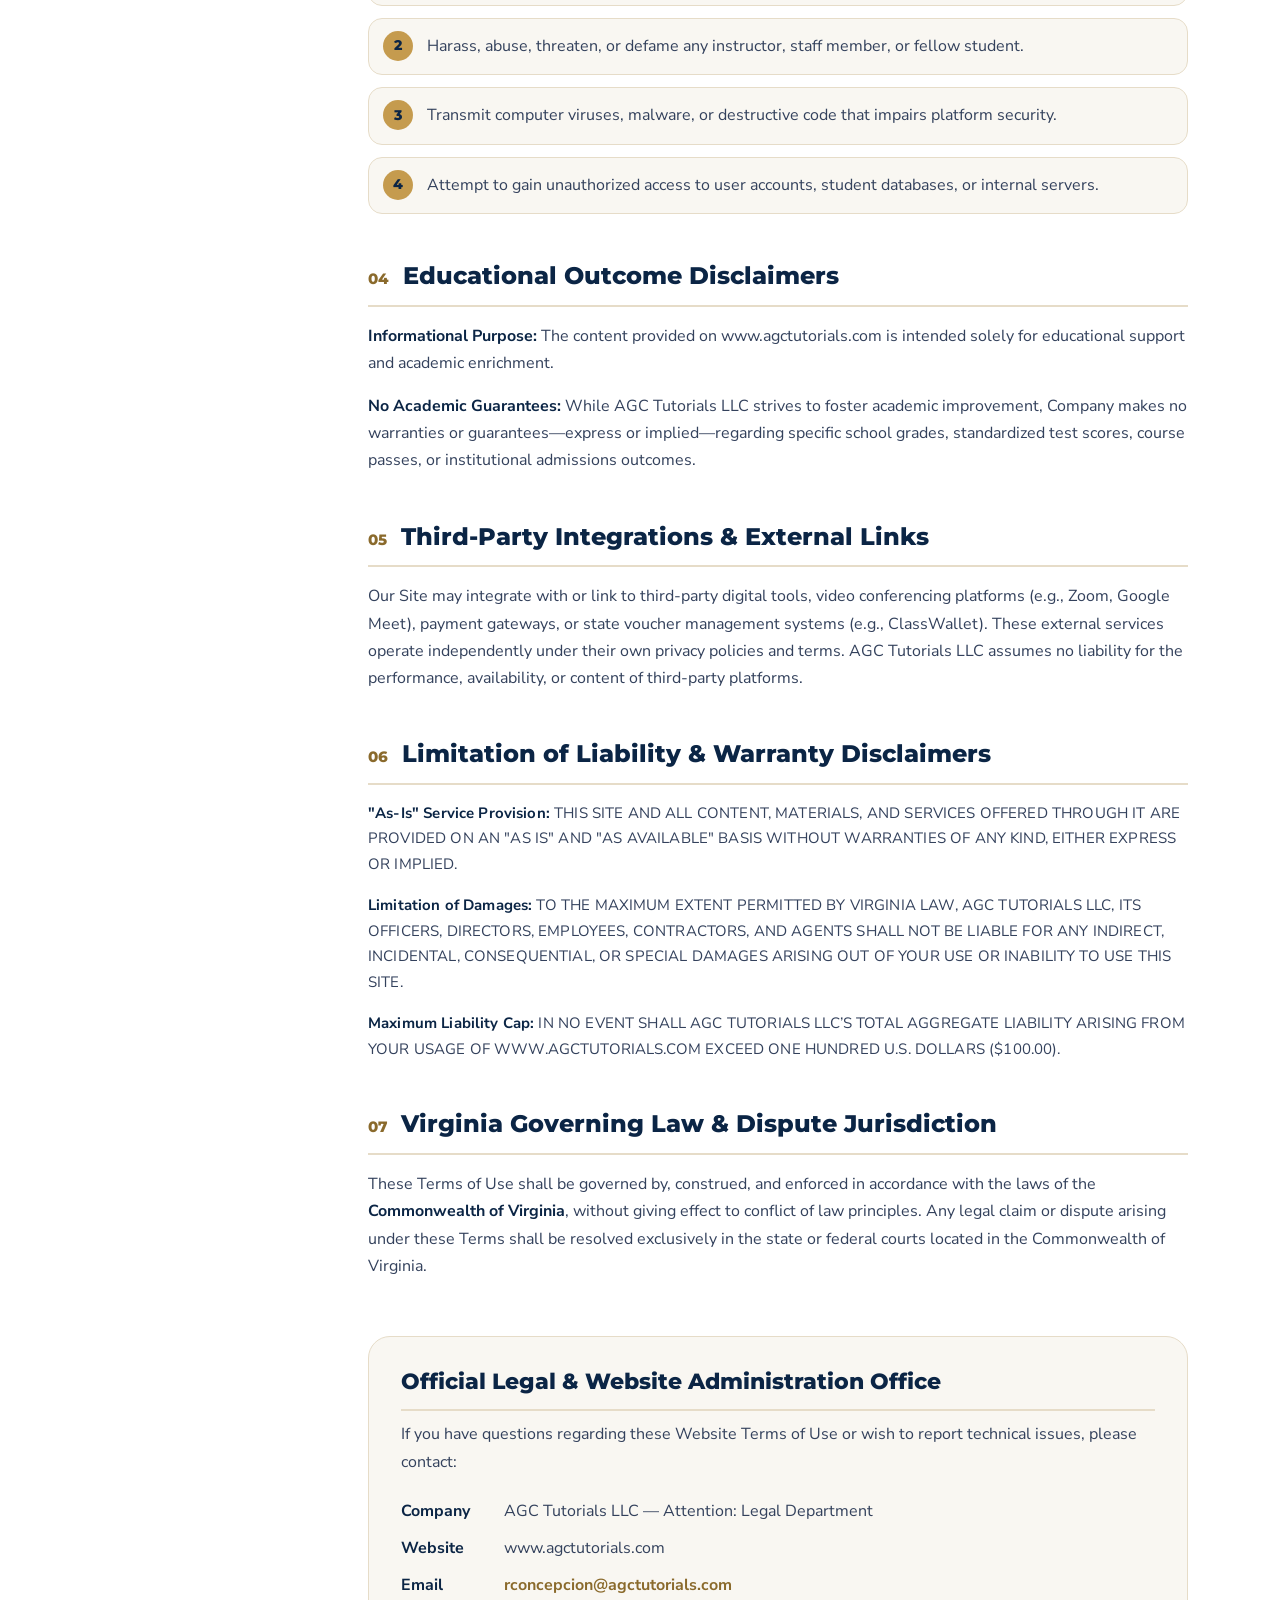
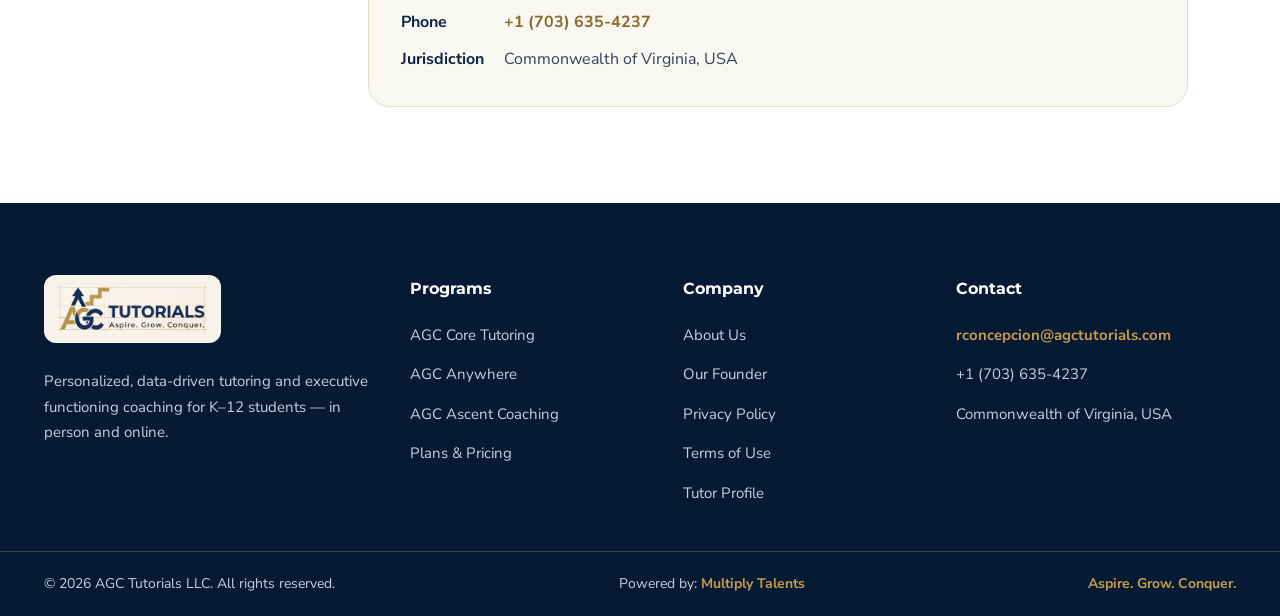
<file: terms.html>
<!doctype html>
<html lang="en">
<head>
<!-- AGC Tutorials — Website Terms of Use.
     Styles: css/shared.css + css/terms.css + css/footer.css · Script: js/terms.js
     For GoHighLevel, paste ghl/terms.html instead (run: node tools/build-ghl.js). -->
<meta charset="utf-8">
<meta name="viewport" content="width=device-width, initial-scale=1">
<title>Terms of Use | AGC Tutorials</title>
<link rel="icon" href="/favicon.ico" sizes="any">
<link rel="icon" type="image/png" sizes="32x32" href="/images/icon-32.png">
<link rel="apple-touch-icon" href="/images/apple-touch-icon.png">
<link rel="preconnect" href="https://fonts.googleapis.com">
<link rel="preconnect" href="https://fonts.gstatic.com" crossorigin>
<link href="https://fonts.googleapis.com/css2?family=Montserrat:wght@600;700;800&family=Nunito+Sans:wght@400;600;700&display=swap" rel="stylesheet">
<link rel="stylesheet" href="/css/shared.css">
<link rel="stylesheet" href="/css/terms.css">
<link rel="stylesheet" href="/css/footer.css">
</head>
<body>

<div class="agc-site">
<!-- ===== Header ===== -->
<header class="agc agc-nav">
  <div class="agc-wrap agc-bar">
    <a class="agc-logo" href="/"><img data-agc-img="logo" alt="AGC Tutorials — Aspire. Grow. Conquer." width="180" height="58"></a>
    <div class="acts">
      <a class="back" href="/" aria-label="Back to home"><svg width="18" height="18" viewBox="0 0 24 24" fill="none" stroke="currentColor" stroke-width="2.2" aria-hidden="true"><path d="M19 12H5M11 6l-6 6 6 6"/></svg><span class="txt">Back to home</span></a>
      <a class="agc-btn agc-btn-navy" href="/#pricing">Enroll Now</a>
    </div>
  </div>
</header>

<!-- ===== Title ===== -->
<section class="agc agc-legal-hero">
  <div class="agc-wrap">
    <p class="eyebrow">AGC Tutorials LLC · Legal</p>
    <h1>Website Terms of Use</h1>
    <div class="meta">
      <span><b>Effective:</b> October 12, 2026</span>
      <span><b>Website:</b> www.agctutorials.com</span>
      <span><b>Jurisdiction:</b> Commonwealth of Virginia</span>
    </div>
  </div>
</section>

<!-- ===== Terms ===== -->
<main class="agc agc-legal">
  <div class="agc-wrap">
    <nav class="toc" aria-label="On this page">
      <h2>On this page</h2>
      <ol>
        <li><a href="#t1">1. Eligibility &amp; Minor Usage</a></li>
        <li><a href="#t2">2. Intellectual Property</a></li>
        <li><a href="#t3">3. Acceptable Site Conduct</a></li>
        <li><a href="#t4">4. Educational Outcomes</a></li>
        <li><a href="#t5">5. Third-Party Links</a></li>
        <li><a href="#t6">6. Limitation of Liability</a></li>
        <li><a href="#t7">7. Governing Law</a></li>
        <li><a href="#t-contact">Contact</a></li>
      </ol>
    </nav>

    <article class="doc">
      <p class="intro">Welcome to <b>www.agctutorials.com</b> (the "Site"), operated by <b>AGC Tutorials LLC</b> ("Company," "we," "us," or "our"). These Website Terms of Use ("Terms") govern your access to and use of our Site, online portals, digital learning materials, and related educational services.</p>

      <div class="notice" role="note">
        <h2>Binding Legal Agreement &amp; Site Acceptance</h2>
        <p>BY ACCESSING OR USING THIS SITE, YOU AGREE TO BE BOUND BY THESE TERMS OF USE AND OUR <a href="/privacy" style="color:#C59B4E;text-decoration:underline">PRIVACY POLICY</a>. IF YOU DO NOT AGREE TO ALL OF THESE TERMS, YOU ARE STRICTLY PROHIBITED FROM ACCESSING OR USING THE SITE.</p>
      </div>

      <section id="t1">
        <h2><span class="n">01</span>Eligibility &amp; Minor Usage Control</h2>
        <p><b>Adult Account Holders:</b> Access to registration and financial transactions on www.agctutorials.com is strictly intended for adults aged 18 or older, or parents/legal guardians registering a student.</p>
        <p><b>Supervised Minor Access:</b> Students under the age of 18 may only use the Site, virtual classrooms, or tutoring tools under the direct authorization and supervision of a parent or legal guardian who has accepted these Terms and executed our Educational Services Agreement.</p>
      </section>

      <section id="t2">
        <h2><span class="n">02</span>Intellectual Property Rights &amp; Limited License</h2>
        <p><b>Company Ownership:</b> All content, lesson plans, practice materials, software code, worksheets, digital graphics, trademarks, logos, and virtual classroom materials featured on www.agctutorials.com are the exclusive intellectual property of AGC Tutorials LLC and are protected under U.S. copyright, trademark, and trade secret laws.</p>
        <ul>
          <li><b>Personal Learning License:</b> We grant enrolled students and parents a non-exclusive, non-transferable, revocable, personal license to view and download educational materials solely for individual learning purposes associated with AGC Tutorials LLC programs.</li>
          <li><b>Prohibited Actions:</b> Users may not copy, reproduce, commercialize, publicly display, distribute, screen-record, or create derivative works from any Site content or proprietary curriculum without prior written authorization from AGC Tutorials LLC.</li>
        </ul>
      </section>

      <section id="t3">
        <h2><span class="n">03</span>Acceptable Site Conduct &amp; Prohibited Actions</h2>
        <p>When accessing www.agctutorials.com or participating in virtual classrooms, you agree <b>not</b> to:</p>
        <ol class="list">
          <li>Use the Site for any unlawful, fraudulent, or unauthorized purpose.</li>
          <li>Harass, abuse, threaten, or defame any instructor, staff member, or fellow student.</li>
          <li>Transmit computer viruses, malware, or destructive code that impairs platform security.</li>
          <li>Attempt to gain unauthorized access to user accounts, student databases, or internal servers.</li>
        </ol>
      </section>

      <section id="t4">
        <h2><span class="n">04</span>Educational Outcome Disclaimers</h2>
        <p><b>Informational Purpose:</b> The content provided on www.agctutorials.com is intended solely for educational support and academic enrichment.</p>
        <p><b>No Academic Guarantees:</b> While AGC Tutorials LLC strives to foster academic improvement, Company makes no warranties or guarantees—express or implied—regarding specific school grades, standardized test scores, course passes, or institutional admissions outcomes.</p>
      </section>

      <section id="t5">
        <h2><span class="n">05</span>Third-Party Integrations &amp; External Links</h2>
        <p>Our Site may integrate with or link to third-party digital tools, video conferencing platforms (e.g., Zoom, Google Meet), payment gateways, or state voucher management systems (e.g., ClassWallet). These external services operate independently under their own privacy policies and terms. AGC Tutorials LLC assumes no liability for the performance, availability, or content of third-party platforms.</p>
      </section>

      <section id="t6">
        <h2><span class="n">06</span>Limitation of Liability &amp; Warranty Disclaimers</h2>
        <p class="caps"><b>"As-Is" Service Provision:</b> THIS SITE AND ALL CONTENT, MATERIALS, AND SERVICES OFFERED THROUGH IT ARE PROVIDED ON AN "AS IS" AND "AS AVAILABLE" BASIS WITHOUT WARRANTIES OF ANY KIND, EITHER EXPRESS OR IMPLIED.</p>
        <p class="caps"><b>Limitation of Damages:</b> TO THE MAXIMUM EXTENT PERMITTED BY VIRGINIA LAW, AGC TUTORIALS LLC, ITS OFFICERS, DIRECTORS, EMPLOYEES, CONTRACTORS, AND AGENTS SHALL NOT BE LIABLE FOR ANY INDIRECT, INCIDENTAL, CONSEQUENTIAL, OR SPECIAL DAMAGES ARISING OUT OF YOUR USE OR INABILITY TO USE THIS SITE.</p>
        <p class="caps"><b>Maximum Liability Cap:</b> IN NO EVENT SHALL AGC TUTORIALS LLC’S TOTAL AGGREGATE LIABILITY ARISING FROM YOUR USAGE OF WWW.AGCTUTORIALS.COM EXCEED ONE HUNDRED U.S. DOLLARS ($100.00).</p>
      </section>

      <section id="t7">
        <h2><span class="n">07</span>Virginia Governing Law &amp; Dispute Jurisdiction</h2>
        <p>These Terms of Use shall be governed by, construed, and enforced in accordance with the laws of the <b>Commonwealth of Virginia</b>, without giving effect to conflict of law principles. Any legal claim or dispute arising under these Terms shall be resolved exclusively in the state or federal courts located in the Commonwealth of Virginia.</p>
      </section>

      <section id="t-contact" class="contact">
        <h2>Official Legal &amp; Website Administration Office</h2>
        <p>If you have questions regarding these Website Terms of Use or wish to report technical issues, please contact:</p>
        <dl>
          <dt>Company</dt><dd>AGC Tutorials LLC — Attention: Legal Department</dd>
          <dt>Website</dt><dd>www.agctutorials.com</dd>
          <dt>Email</dt><dd><a href="mailto:rconcepcion@agctutorials.com">rconcepcion@agctutorials.com</a></dd>
          <dt>Phone</dt><dd><a href="tel:+17036354237">+1 (703) 635-4237</a></dd>
          <dt>Jurisdiction</dt><dd>Commonwealth of Virginia, USA</dd>
        </dl>
      </section>
    </article>
  </div>
</main>

<!-- ===== Footer ===== -->
<footer class="agc agc-footer">
  <div class="agc-wrap cols">
    <div>
      <div class="logo"><img data-agc-img="logo" alt="AGC Tutorials" width="150" height="48"></div>
      <p class="about">Personalized, data-driven tutoring and executive functioning coaching for K–12 students — in person and online.</p>
    </div>
    <div><h4>Programs</h4><div class="links"><a href="/#programs">AGC Core Tutoring</a><a href="/#programs">AGC Anywhere</a><a href="/#programs">AGC Ascent Coaching</a><a href="/#pricing">Plans &amp; Pricing</a></div></div>
    <div><h4>Company</h4><div class="links"><a href="/#about">About Us</a><a href="/#founder">Our Founder</a><a href="/privacy">Privacy Policy</a><a href="/terms">Terms of Use</a><a href="/tutors">Tutor Profile</a></div></div>
    <div><h4>Contact</h4><div class="links"><a class="mail" href="mailto:rconcepcion@agctutorials.com">rconcepcion@agctutorials.com</a><a href="tel:+17036354237">+1 (703) 635-4237</a><span>Commonwealth of Virginia, USA</span></div></div>
  </div>
  <div class="bottom"><div class="agc-wrap"><span>© 2026 AGC Tutorials LLC. All rights reserved.</span><span class="powered">Powered by: <a href="https://multiplytalents.io/" target="_blank" rel="noopener">Multiply Talents</a></span><b>Aspire. Grow. Conquer.</b></div></div>
</footer>
</div>

<script src="/js/terms.js"></script>
</body>
</html>
</file>
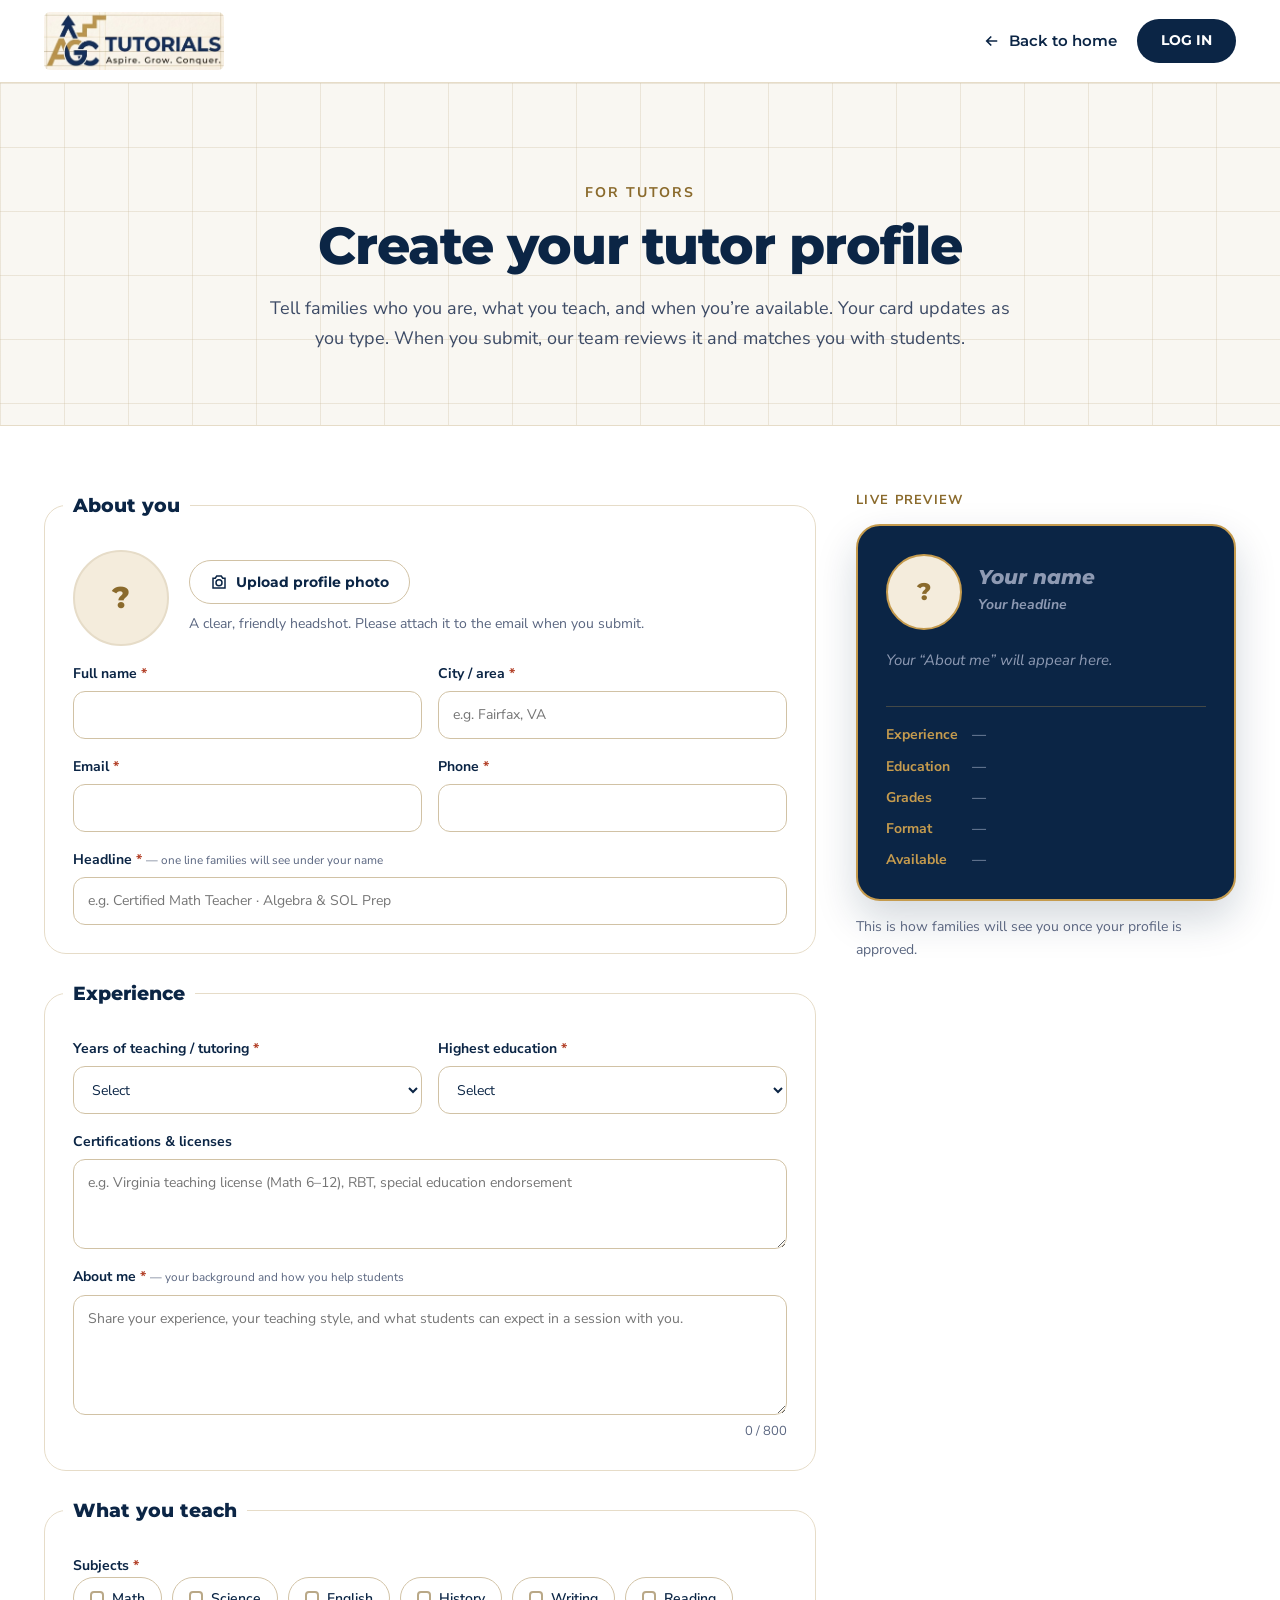
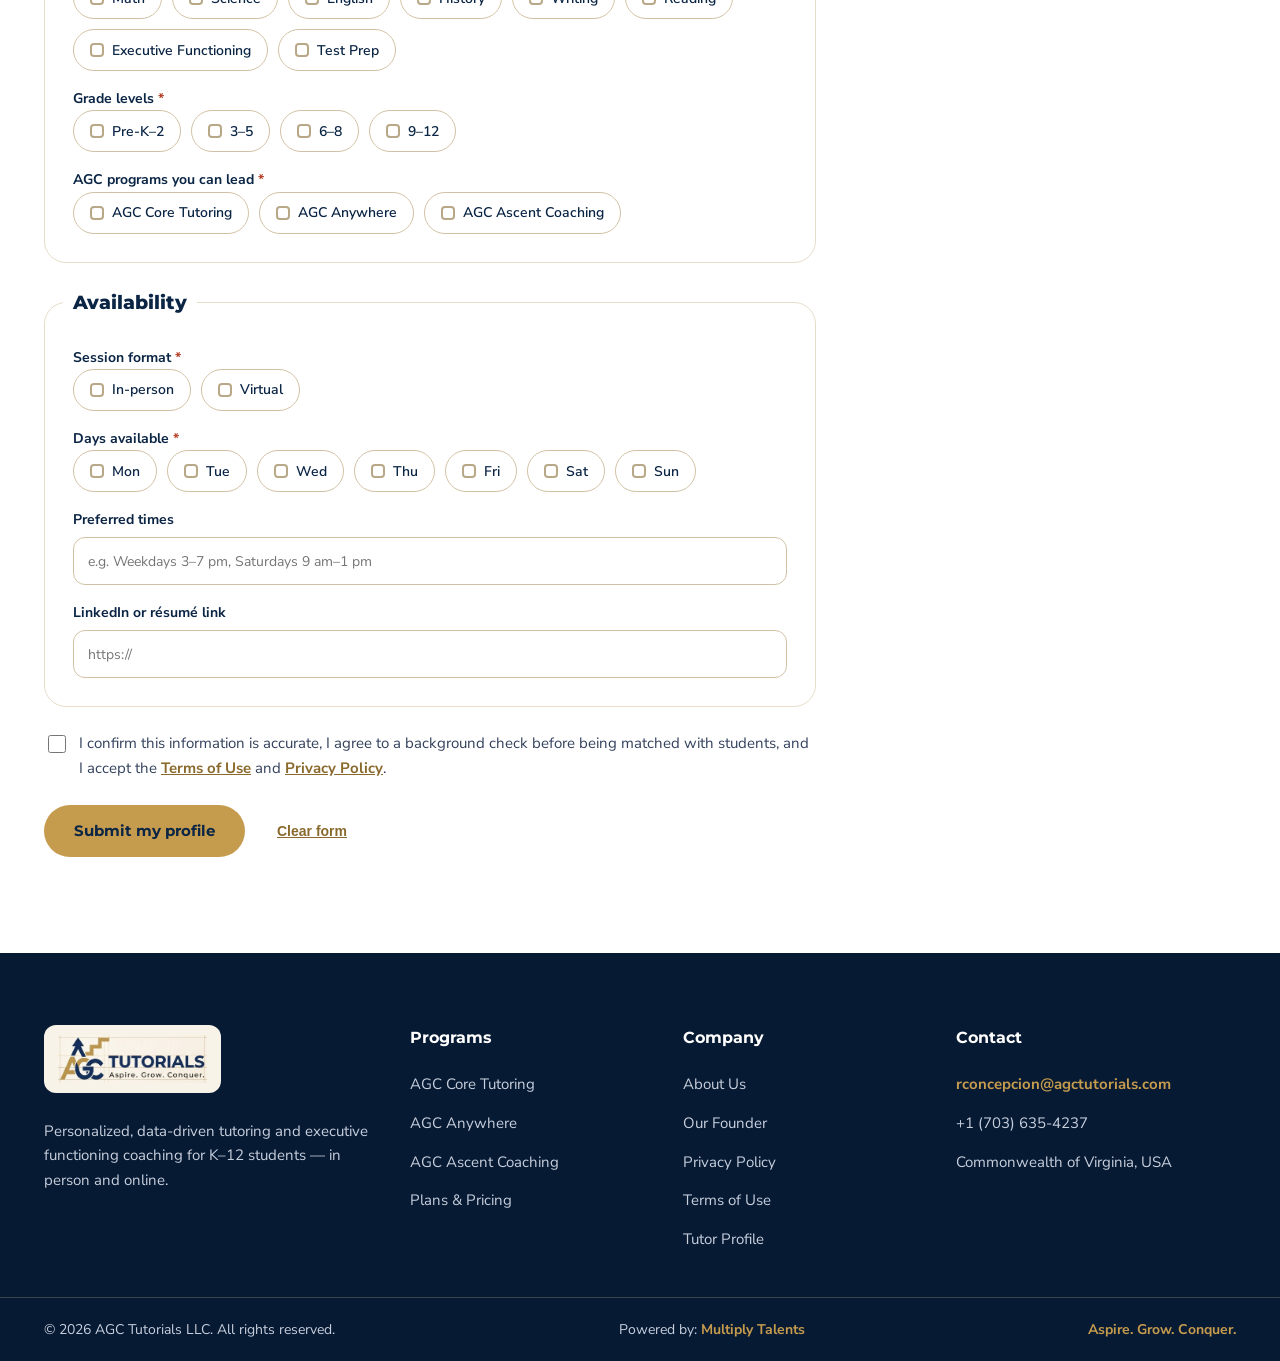
<file: tutors.html>
<!doctype html>
<html lang="en">
<head>
<!-- AGC Tutorials — Tutor Profile: tutors fill in their profile and see a live preview; submitting opens an email.
     Styles: css/shared.css + css/tutors.css + css/footer.css · Script: js/tutors.js
     For GoHighLevel, paste ghl/tutors.html instead (run: node tools/build-ghl.js). -->
<meta charset="utf-8">
<meta name="viewport" content="width=device-width, initial-scale=1">
<title>Tutor Profile | AGC Tutorials</title>
<link rel="icon" href="/favicon.ico" sizes="any">
<link rel="icon" type="image/png" sizes="32x32" href="/images/icon-32.png">
<link rel="apple-touch-icon" href="/images/apple-touch-icon.png">
<link rel="preconnect" href="https://fonts.googleapis.com">
<link rel="preconnect" href="https://fonts.gstatic.com" crossorigin>
<link href="https://fonts.googleapis.com/css2?family=Montserrat:wght@600;700;800&family=Nunito+Sans:wght@400;600;700&display=swap" rel="stylesheet">
<link rel="stylesheet" href="/css/shared.css">
<link rel="stylesheet" href="/css/tutors.css">
<link rel="stylesheet" href="/css/footer.css">
</head>
<body>

<div class="agc-site">
<!-- ===== Header ===== -->
<header class="agc agc-nav">
  <div class="agc-wrap agc-bar">
    <a class="agc-logo" href="/"><img data-agc-img="logo" alt="AGC Tutorials — Aspire. Grow. Conquer." width="180" height="58"></a>
    <div class="acts">
      <a class="back" href="/" aria-label="Back to home"><svg width="18" height="18" viewBox="0 0 24 24" fill="none" stroke="currentColor" stroke-width="2.2" aria-hidden="true"><path d="M19 12H5M11 6l-6 6 6 6"/></svg><span class="txt">Back to home</span></a>
      <a class="agc-btn agc-btn-navy" href="https://agctutorials.com/agc-lms" target="_blank" rel="noopener">LOG IN</a>
    </div>
  </div>
</header>

<!-- ===== Title ===== -->
<section class="agc agc-page-hero">
  <div class="agc-wrap">
    <p class="eyebrow">For Tutors</p>
    <h1>Create your tutor profile</h1>
    <p>Tell families who you are, what you teach, and when you’re available. Your card updates as you type. When you submit, our team reviews it and matches you with students.</p>
  </div>
</section>

<!-- ===== Profile form ===== -->
<main class="agc agc-tutor">
  <div class="agc-wrap grid">
    <div>
      <form id="agcTutor" novalidate>
        <fieldset>
          <legend>About you</legend>
          <div class="photo">
            <div class="avatar" id="tpAvatar" aria-hidden="true">?</div>
            <div>
              <input type="file" id="tpPhoto" accept="image/*">
              <label class="up" for="tpPhoto"><svg width="18" height="18" viewBox="0 0 24 24" fill="none" stroke="currentColor" stroke-width="2" aria-hidden="true"><path d="M4 7h3l2-3h6l2 3h3v13H4z"/><circle cx="12" cy="13" r="4"/></svg>Upload profile photo</label>
              <button type="button" class="rm" id="tpPhotoRm" hidden>Remove</button>
              <p class="hint" style="margin-top:8px">A clear, friendly headshot. Please attach it to the email when you submit.</p>
            </div>
          </div>
          <div class="f2">
            <label class="f"><span>Full name <em>*</em></span><input type="text" name="name" autocomplete="name" maxlength="80" required></label>
            <label class="f"><span>City / area <em>*</em></span><input type="text" name="city" placeholder="e.g. Fairfax, VA" maxlength="60" required></label>
          </div>
          <div class="f2">
            <label class="f"><span>Email <em>*</em></span><input type="email" name="email" autocomplete="email" required></label>
            <label class="f"><span>Phone <em>*</em></span><input type="tel" name="phone" autocomplete="tel" required></label>
          </div>
          <label class="f"><span>Headline <em>*</em> <small>— one line families will see under your name</small></span><input type="text" name="headline" placeholder="e.g. Certified Math Teacher · Algebra &amp; SOL Prep" maxlength="80" required></label>
        </fieldset>

        <fieldset>
          <legend>Experience</legend>
          <div class="f2">
            <label class="f"><span>Years of teaching / tutoring <em>*</em></span><select name="years" required><option value="">Select</option><option>Less than 1 year</option><option>1–2 years</option><option>3–5 years</option><option>6–10 years</option><option>10+ years</option></select></label>
            <label class="f"><span>Highest education <em>*</em></span><select name="degree" required><option value="">Select</option><option>Some college</option><option>Associate degree</option><option>Bachelor’s degree</option><option>Master’s degree</option><option>Doctorate</option></select></label>
          </div>
          <label class="f"><span>Certifications &amp; licenses</span><textarea name="certs" placeholder="e.g. Virginia teaching license (Math 6–12), RBT, special education endorsement" maxlength="400" style="min-height:90px"></textarea></label>
          <label class="f"><span>About me <em>*</em> <small>— your background and how you help students</small></span><textarea name="bio" maxlength="800" required placeholder="Share your experience, your teaching style, and what students can expect in a session with you."></textarea><span class="count" id="tpCount">0 / 800</span></label>
        </fieldset>

        <fieldset>
          <legend>What you teach</legend>
          <div class="group" data-group="subjects"><p class="group-label">Subjects <em>*</em></p><div class="chips" id="tpSubjects"></div></div>
          <div class="group" data-group="grades"><p class="group-label">Grade levels <em>*</em></p><div class="chips" id="tpGrades"></div></div>
          <div class="group" data-group="programs"><p class="group-label">AGC programs you can lead <em>*</em></p><div class="chips" id="tpPrograms"></div></div>
        </fieldset>

        <fieldset>
          <legend>Availability</legend>
          <div class="group" data-group="formats"><p class="group-label">Session format <em>*</em></p><div class="chips" id="tpFormats"></div></div>
          <div class="group" data-group="days"><p class="group-label">Days available <em>*</em></p><div class="chips" id="tpDays"></div></div>
          <label class="f"><span>Preferred times</span><input type="text" name="times" placeholder="e.g. Weekdays 3–7 pm, Saturdays 9 am–1 pm" maxlength="120"></label>
          <label class="f"><span>LinkedIn or résumé link</span><input type="url" name="link" placeholder="https://"></label>
        </fieldset>

        <label class="agree"><input type="checkbox" name="agree" required><span>I confirm this information is accurate, I agree to a background check before being matched with students, and I accept the <a href="/terms" target="_blank" rel="noopener">Terms of Use</a> and <a href="/privacy" target="_blank" rel="noopener">Privacy Policy</a>.</span></label>
        <p class="err" id="tpErr" role="alert" hidden>Please fill in the required fields.</p>
        <div class="submit">
          <button type="submit" class="agc-btn agc-btn-gold">Submit my profile</button>
          <span class="saved" id="tpSaved" aria-live="polite"></span>
          <button type="button" class="clear" id="tpClear">Clear form</button>
        </div>
      </form>

      <div class="done" id="tpDone" hidden tabindex="-1">
        <div class="ok"><svg width="32" height="32" viewBox="0 0 24 24" fill="none" stroke="#8A6A2C" stroke-width="2.6" aria-hidden="true"><path d="M5 12l5 5L20 7"/></svg></div>
        <h2 id="tpDoneTitle">Thank you!</h2>
        <span class="no" id="tpDoneNo"></span>
        <p>Your email app should have opened with your profile — <b>attach your photo and résumé</b>, then press <b>Send</b>. Our team will review it and reply within a few business days.</p>
        <p>Email didn’t open? <a id="tpRetry" href="#">Try again</a> or write to <a class="mailto" href="#"></a> with your profile number.</p>
        <button type="button" class="agc-btn agc-btn-navy" id="tpEdit">Edit my profile</button>
      </div>
    </div>

    <aside aria-label="Profile preview">
      <p class="pv-k">Live preview</p>
      <div class="card">
        <div class="top">
          <div class="avatar" id="pvAvatar">?</div>
          <div><h3 id="pvName">Your name</h3><p class="hl" id="pvHeadline">Your headline</p><p class="loc" id="pvCity"></p></div>
        </div>
        <p class="bio ph" id="pvBio">Your “About me” will appear here.</p>
        <div class="tags" id="pvTags"></div>
        <dl>
          <dt>Experience</dt><dd id="pvYears" class="ph">—</dd>
          <dt>Education</dt><dd id="pvDegree" class="ph">—</dd>
          <dt>Grades</dt><dd id="pvGrades" class="ph">—</dd>
          <dt>Format</dt><dd id="pvFormats" class="ph">—</dd>
          <dt>Available</dt><dd id="pvDays" class="ph">—</dd>
        </dl>
      </div>
      <p class="pv-note">This is how families will see you once your profile is approved.</p>
    </aside>
  </div>
</main>

<!-- ===== Footer ===== -->
<footer class="agc agc-footer">
  <div class="agc-wrap cols">
    <div>
      <div class="logo"><img data-agc-img="logo" alt="AGC Tutorials" width="150" height="48"></div>
      <p class="about">Personalized, data-driven tutoring and executive functioning coaching for K–12 students — in person and online.</p>
    </div>
    <div><h4>Programs</h4><div class="links"><a href="/#programs">AGC Core Tutoring</a><a href="/#programs">AGC Anywhere</a><a href="/#programs">AGC Ascent Coaching</a><a href="/plans">Plans &amp; Pricing</a></div></div>
    <div><h4>Company</h4><div class="links"><a href="/#about">About Us</a><a href="/#founder">Our Founder</a><a href="/privacy">Privacy Policy</a><a href="/terms">Terms of Use</a><a href="/tutors">Tutor Profile</a></div></div>
    <div><h4>Contact</h4><div class="links"><a class="mail" href="mailto:rconcepcion@agctutorials.com">rconcepcion@agctutorials.com</a><a href="tel:+17036354237">+1 (703) 635-4237</a><span>Commonwealth of Virginia, USA</span></div></div>
  </div>
  <div class="bottom"><div class="agc-wrap"><span>© 2026 AGC Tutorials LLC. All rights reserved.</span><span class="powered">Powered by: <a href="https://multiplytalents.io/" target="_blank" rel="noopener">Multiply Talents</a></span><b>Aspire. Grow. Conquer.</b></div></div>
</footer>
</div>

<script src="/js/tutors.js"></script>
</body>
</html>
</file>
<file: css/shared.css>
/* =====================================================================
   AGC Tutorials — base styles shared by every page.
   Load order: shared.css → <page>.css → footer.css
   Brand: navy #0B2545 · gold #C59B4E · cream #F9F7F2 · Montserrat + Nunito Sans
   ===================================================================== */

html{scroll-behavior:smooth}
.agc *,.agc *::before,.agc *::after{box-sizing:border-box}
.agc p{margin:0}
.agc img{max-width:100%;height:auto;display:block}
.agc a{text-decoration:none}
.agc .agc-wrap{max-width:1240px;margin:0 auto;padding:0 24px}
.agc .agc-btn:hover{filter:brightness(1.08)}
.agc .agc-btn-navy{background:#0B2545;color:#fff}
.agc-nav .agc-logo img{height:58px;width:auto;border-radius:6px}
</file>
<file: css/home.css>
/* =====================================================================
   AGC Tutorials — Homepage styles (index.html).
   Base styles: css/shared.css · Footer: css/footer.css
   ===================================================================== */

body{margin:0}
.agc-site{overflow-x:clip}
.agc-site section{scroll-margin-top:96px}

.agc{font-family:'Nunito Sans',system-ui,-apple-system,'Segoe UI',sans-serif;color:#33415C;font-size:16px;line-height:1.65;-webkit-font-smoothing:antialiased;text-align:left}
.agc h1,.agc h2,.agc h3{font-family:Montserrat,system-ui,sans-serif;color:#0B2545;margin:0;line-height:1.15;letter-spacing:normal;text-transform:none}
.agc a:focus-visible,.agc button:focus-visible{outline:3px solid #C59B4E;outline-offset:3px}
.agc.agc-sec,.agc .agc-sec{padding:96px 0}
.agc .agc-eyebrow{font-weight:700;font-size:14px;letter-spacing:.14em;text-transform:uppercase;color:#8A6A2C}
.agc .agc-h2{margin-top:12px;font-weight:800;font-size:clamp(28px,4vw,42px)}
.agc .agc-lead{font-size:17px}
.agc .agc-center{text-align:center;max-width:720px;margin:0 auto}
.agc .agc-btn{display:inline-flex;align-items:center;justify-content:center;gap:10px;min-height:52px;padding:0 28px;border-radius:999px;font-family:Montserrat,sans-serif;font-weight:700;font-size:15px;border:2px solid transparent;cursor:pointer;transition:filter .15s}
.agc .agc-btn-gold{background:#C59B4E;color:#0B2545}
.agc .agc-btn-outline{background:transparent;color:#0B2545;border-color:#0B2545}
.agc .agc-btn-outline-light{background:transparent;color:#fff;border-color:#fff}
.agc .agc-check{display:flex;gap:10px;align-items:center;font-weight:700;color:#0B2545}
.agc .agc-check svg{flex:none}
@media (max-width:768px){.agc.agc-sec,.agc .agc-sec{padding:64px 0}.agc .agc-wrap{padding:0 20px}.agc .agc-btn{width:100%}}
@media (prefers-reduced-motion:reduce){.agc *{transition:none!important}}

/* ---- Top bar + Navigation ---- */
.agc-nav .agc-top{background:#0B2545;color:#E8E1D2;font-size:14px}
.agc-nav .agc-top .agc-wrap{display:flex;flex-wrap:wrap;gap:8px 28px;justify-content:space-between;align-items:center;padding-top:10px;padding-bottom:10px}
.agc-nav .agc-top-l,.agc-nav .agc-top-r{display:flex;flex-wrap:wrap;gap:8px 24px;align-items:center}
.agc-nav .agc-top span{display:flex;gap:8px;align-items:center}
.agc-nav .agc-top a{color:#E8E1D2}
.agc-nav .agc-top a.gold{color:#C59B4E;font-weight:700}
.agc-nav{position:sticky;top:0;z-index:1000}
.agc-nav header{background:#fff;border-bottom:1px solid #E6DCC8;position:relative;z-index:50;transition:box-shadow .25s}
.agc-nav.agc-stuck header{box-shadow:0 8px 24px rgba(11,37,69,.10)}
.agc-nav .agc-bar{display:flex;align-items:center;justify-content:space-between;gap:20px;padding-top:12px;padding-bottom:12px}
.agc-nav .agc-links{display:flex;gap:28px;font-family:Montserrat,sans-serif;font-weight:600;font-size:15px}
.agc-nav .agc-links a{color:#0B2545;padding:10px 0;white-space:nowrap}
.agc-nav .agc-links a:hover{color:#8A6A2C}
.agc-nav .agc-actions{display:flex;gap:12px;align-items:center}
.agc-nav .agc-actions .agc-btn{min-height:44px;padding:0 22px;font-size:14px;width:auto}
@media (max-width:1300px){.agc-nav .agc-links{gap:16px}}
.agc-nav .agc-burger{display:none;width:48px;height:48px;border-radius:12px;border:1px solid #D1C2A5;background:#fff;align-items:center;justify-content:center;cursor:pointer;padding:0}
.agc-nav .agc-mobile{display:none;border-top:1px solid #E6DCC8;background:#fff}
.agc-nav .agc-mobile.open{display:block;max-height:calc(100vh - 80px);overflow-y:auto}
.agc-nav .agc-mobile a{display:block;padding:14px 0;border-bottom:1px solid #F0E9DB;font-family:Montserrat,sans-serif;font-weight:600;color:#0B2545}
.agc-nav .agc-mobile a.agc-btn{display:flex;margin:18px 0 22px;width:100%;border-bottom:0;padding:0 28px;color:#0B2545}
@media (max-width:1180px){
  .agc-nav .agc-links,.agc-nav .agc-actions .agc-enroll{display:none}
  .agc-nav .agc-burger{display:inline-flex}
}
@media (max-width:640px){
  .agc-nav .agc-top-l .loc,.agc-nav .agc-top-r .login{display:none}
  .agc-nav .agc-top .agc-wrap{justify-content:center;text-align:center}
  .agc-nav .agc-logo img{height:44px}
}
/* ---- Homepage Hero ---- */
.agc-hero{background-color:#F9F7F2;background-image:linear-gradient(rgba(209,194,165,.35) 1px,transparent 1px),linear-gradient(90deg,rgba(209,194,165,.35) 1px,transparent 1px);background-size:64px 64px;overflow:hidden}
.agc-hero .agc-grid2{display:grid;grid-template-columns:1.15fr 1fr;gap:56px;align-items:center;padding-top:88px;padding-bottom:104px}
.agc-hero .pill{display:inline-flex;align-items:center;gap:10px;padding:8px 16px;background:#fff;border:1px solid #E6DCC8;border-radius:999px;font-size:14px;font-weight:700;color:#8A6A2C;letter-spacing:.04em;text-transform:uppercase}
.agc-hero h1{margin-top:22px;font-weight:800;font-size:clamp(34px,5.2vw,58px);letter-spacing:-.02em}
.agc-hero h1 span{color:#C59B4E}
.agc-hero .sub{margin-top:24px;font-size:19px;max-width:580px;color:#3D4B66}
.agc-hero .btns{margin-top:36px;display:flex;flex-wrap:wrap;gap:14px}
.agc-hero .checks{margin-top:40px;display:flex;flex-wrap:wrap;gap:14px 30px;font-size:15px}
.agc-hero .media{position:relative;max-width:540px;width:100%;justify-self:center}
.agc-hero .frame{position:absolute;top:-22px;right:-22px;width:70%;height:70%;border:3px solid #C59B4E;border-radius:28px}
.agc-hero .media{margin-bottom:44px}
.agc-hero .slides{position:relative;border-radius:28px;box-shadow:0 30px 60px rgba(11,37,69,.18)}
.agc-hero .media img{display:block;width:100%;aspect-ratio:4/3;object-fit:cover;border-radius:28px;transition:opacity .7s}
.agc-hero .slides img+img{position:absolute;inset:0}
.agc-hero .slides img:not(.on){opacity:0}
.agc-hero .nav{position:absolute;top:50%;width:44px;height:44px;margin-top:-22px;border-radius:50%;border:0;background:rgba(255,255,255,.9);color:#0B2545;display:flex;align-items:center;justify-content:center;cursor:pointer;box-shadow:0 6px 18px rgba(11,37,69,.18);transition:background .2s,transform .2s;z-index:2}
.agc-hero .nav:hover{background:#fff;transform:scale(1.06)}
.agc-hero .nav.prev{left:12px}.agc-hero .nav.next{right:12px}
.agc-hero .dots{position:absolute;left:0;right:0;bottom:-44px;display:flex;justify-content:center;gap:4px}
.agc-hero .dots button{width:28px;height:28px;padding:0;border:0;background:none;cursor:pointer;display:flex;align-items:center;justify-content:center}
.agc-hero .dots button::after{content:"";width:10px;height:10px;border-radius:999px;background:#D1C2A5;transition:width .3s,background .3s}
.agc-hero .dots button[aria-current="true"]::after{width:26px;background:#C59B4E}
.agc-hero .nav:focus-visible,.agc-hero .dots button:focus-visible{outline:3px solid #C59B4E;outline-offset:2px}
.agc-hero .badge1{position:absolute;z-index:1;left:-28px;bottom:36px;background:#fff;border-radius:18px;padding:16px 20px;box-shadow:0 16px 36px rgba(11,37,69,.16);display:flex;gap:14px;align-items:center;max-width:290px}
.agc-hero .badge1 .ic{flex:none;width:48px;height:48px;border-radius:14px;background:#0B2545;display:flex;align-items:center;justify-content:center}
.agc-hero .badge1 b{display:block;font-family:Montserrat,sans-serif;color:#0B2545;font-size:15px;line-height:1.3}
.agc-hero .badge1 small{font-size:13px;color:#4A5672;line-height:1.4}
.agc-hero .badge2{position:absolute;left:-16px;top:40px;z-index:1;background:#0B2545;border-radius:18px;padding:14px 18px;box-shadow:0 16px 36px rgba(11,37,69,.22)}
.agc-hero .badge2 b{display:block;font-family:Montserrat,sans-serif;font-weight:800;font-size:26px;color:#C59B4E;line-height:1}
.agc-hero .badge2 small{font-size:13px;color:#E8E1D2}
@media (max-width:960px){
  .agc-hero .agc-grid2{grid-template-columns:1fr;gap:48px;padding-top:56px;padding-bottom:72px}
  .agc-hero .media{max-width:420px}
}
@media (max-width:560px){
  .agc-hero .sub{font-size:17px}
  .agc-hero .frame{top:-12px;right:-10px}
  .agc-hero .badge1{left:-6px;bottom:16px;padding:12px 14px;max-width:250px}
  .agc-hero .badge1 .ic{width:40px;height:40px}
  .agc-hero .badge2{left:-6px;top:16px;padding:10px 14px}
  .agc-hero .badge2 b{font-size:22px}
  .agc-hero .checks{flex-direction:column;gap:10px}
}
/* ---- Programs ---- */
.agc-programs{background:#fff}
.agc-programs .cards{margin-top:56px;display:grid;grid-template-columns:repeat(3,minmax(0,1fr));gap:28px}
.agc-programs .card{background:#F9F7F2;border:1px solid #E6DCC8;border-radius:22px;padding:36px 32px;display:flex;flex-direction:column;gap:16px;transition:transform .2s,box-shadow .2s}
.agc-programs .card:hover{transform:translateY(-4px);box-shadow:0 18px 40px rgba(11,37,69,.12)}
.agc-programs .ic{width:64px;height:64px;border-radius:18px;background:#0B2545;display:flex;align-items:center;justify-content:center}
.agc-programs .k{font-size:13px;font-weight:700;letter-spacing:.1em;text-transform:uppercase;color:#8A6A2C}
.agc-programs h3{font-weight:700;font-size:24px}
.agc-programs .more{margin-top:auto;font-weight:700;color:#0B2545;display:inline-flex;gap:8px;align-items:center;min-height:44px}
.agc-programs .card.dark{background:#0B2545;border-color:#0B2545;color:#DDE3EE}
.agc-programs .card.dark .ic{background:#C59B4E}
.agc-programs .card.dark .k,.agc-programs .card.dark .more{color:#C59B4E}
.agc-programs .card.dark h3{color:#fff}
@media (max-width:1000px){.agc-programs .cards{grid-template-columns:1fr;max-width:620px;margin-left:auto;margin-right:auto}}
@media (max-width:560px){.agc-programs .card{padding:28px 22px}}
/* ---- About ---- */
.agc-about{background:#F9F7F2}
.agc-about .agc-grid2{display:grid;grid-template-columns:1fr 1.2fr;gap:64px;align-items:center}
.agc-about .panel{background:#0B2545;border-radius:28px;padding:44px 40px;color:#DDE3EE}
.agc-about .panel h3{color:#fff;font-weight:800;font-size:26px;line-height:1.25}
.agc-about .steps{margin-top:28px;display:flex;flex-direction:column;gap:22px}
.agc-about .step{display:flex;gap:18px;align-items:flex-start}
.agc-about .num{flex:none;width:44px;height:44px;border-radius:50%;background:#C59B4E;color:#0B2545;display:flex;align-items:center;justify-content:center;font-family:Montserrat,sans-serif;font-weight:800}
.agc-about .step b{color:#fff;font-size:17px;display:block}
.agc-about .step p{font-size:15px}
.agc-about .agc-lead{margin-top:18px}
.agc-about .checks{margin-top:28px;display:grid;grid-template-columns:repeat(2,minmax(0,1fr));gap:12px 24px}
@media (max-width:960px){.agc-about .agc-grid2{grid-template-columns:1fr;gap:40px}.agc-about .text{order:-1}}
@media (max-width:560px){.agc-about .panel{padding:32px 22px;border-radius:22px}.agc-about .checks{grid-template-columns:1fr}}
/* ---- Facts strip ---- */
.agc-facts{background:#0B2545}
.agc-facts .agc-wrap{display:grid;grid-template-columns:repeat(4,minmax(0,1fr));gap:32px;text-align:center;padding-top:56px;padding-bottom:56px}
.agc-facts b{display:block;font-family:Montserrat,sans-serif;font-weight:800;font-size:clamp(34px,4vw,44px);color:#C59B4E;line-height:1.1}
.agc-facts span{color:#DDE3EE;font-weight:600}
@media (max-width:900px){.agc-facts .agc-wrap{grid-template-columns:repeat(2,minmax(0,1fr));gap:36px 20px}}
@media (max-width:420px){.agc-facts .agc-wrap{grid-template-columns:1fr}}
@media (max-width:380px){.agc-subjects .courses{grid-template-columns:1fr}}
/* ---- Subjects (tabs) ---- */
.agc-subjects{background:#fff}
.agc-subjects .intro{max-width:640px}
.agc-subjects .agc-lead{margin-top:14px}
.agc-subjects .tabs{margin-top:36px;display:flex;flex-wrap:wrap;gap:10px}
.agc-subjects .tab{min-height:46px;padding:0 22px;border-radius:999px;border:2px solid #D1C2A5;background:#fff;color:#0B2545;font-family:Montserrat,sans-serif;font-weight:700;font-size:15px;cursor:pointer}
.agc-subjects .tab[aria-selected="true"]{background:#0B2545;border-color:#0B2545;color:#fff}
.agc-subjects .box{margin-top:28px;background:#F9F7F2;border:1px solid #E6DCC8;border-radius:22px;padding:36px;display:grid;grid-template-columns:1fr 2fr;gap:32px;align-items:start}
.agc-subjects .box h3{font-weight:700;font-size:28px}
.agc-subjects .box p{margin-top:12px}
.agc-subjects .box .agc-btn{margin-top:22px}
.agc-subjects .courses{display:grid;grid-template-columns:repeat(auto-fill,minmax(190px,1fr));gap:14px}
.agc-subjects .course{background:#fff;border:1px solid #E6DCC8;border-radius:14px;padding:16px 18px;display:flex;gap:12px;align-items:center;font-weight:700;color:#0B2545}
.agc-subjects .course i{flex:none;width:10px;height:10px;border-radius:3px;background:#C59B4E}
@media (max-width:900px){.agc-subjects .box{grid-template-columns:1fr;padding:28px 22px}}
@media (max-width:560px){
  .agc-subjects .tabs{gap:8px}
  .agc-subjects .tab{min-height:42px;padding:0 16px;font-size:14px}
  .agc-subjects .courses{grid-template-columns:repeat(2,minmax(0,1fr));gap:10px}
  .agc-subjects .course{padding:14px;font-size:15px}
}
/* ---- The AGC Advantage ---- */
.agc-adv{background:#F9F7F2}
.agc-adv .cards{margin-top:52px;display:grid;grid-template-columns:repeat(4,minmax(0,1fr));gap:22px}
.agc-adv .card{background:#fff;border:1px solid #E6DCC8;border-radius:18px;padding:28px;transition:transform .2s,box-shadow .2s}
.agc-adv .card:hover{transform:translateY(-4px);box-shadow:0 18px 40px rgba(11,37,69,.12)}
.agc-adv .n{font-family:Montserrat,sans-serif;font-weight:800;font-size:15px;color:#8A6A2C}
.agc-adv h3{margin:8px 0;font-weight:700;font-size:18px}
.agc-adv p{font-size:15px}
@media (max-width:1100px){.agc-adv .cards{grid-template-columns:repeat(2,minmax(0,1fr))}}
@media (max-width:600px){.agc-adv .cards{grid-template-columns:1fr;gap:14px}.agc-adv .card{padding:22px}}
/* ---- Plans & Pricing ---- */
.agc-pricing{background-color:#fff;background-image:linear-gradient(rgba(209,194,165,.3) 1px,transparent 1px),linear-gradient(90deg,rgba(209,194,165,.3) 1px,transparent 1px);background-size:64px 64px}
.agc-pricing .agc-lead{margin-top:14px}
.agc-pricing .plans{margin-top:52px;display:grid;grid-template-columns:repeat(3,minmax(0,1fr));gap:26px}
.agc-pricing .plan{background:#fff;border:1px solid #E6DCC8;border-radius:22px;padding:32px;display:flex;flex-direction:column;gap:14px;transition:transform .2s,box-shadow .2s}
.agc-pricing .plan:hover{transform:translateY(-4px);box-shadow:0 18px 40px rgba(11,37,69,.12)}
.agc-pricing .head{display:flex;justify-content:space-between;align-items:flex-start;gap:12px}
.agc-pricing .k{font-size:13px;font-weight:700;letter-spacing:.1em;text-transform:uppercase;color:#8A6A2C}
.agc-pricing h3{margin-top:6px;font-weight:700;font-size:22px}
.agc-pricing .badge{flex:none;background:#C59B4E;color:#0B2545;font-size:12px;font-weight:800;letter-spacing:.06em;text-transform:uppercase;padding:6px 12px;border-radius:999px}
.agc-pricing .price{display:flex;align-items:baseline;gap:8px;flex-wrap:wrap}
.agc-pricing .price b{font-family:Montserrat,sans-serif;font-weight:800;font-size:44px;line-height:1;color:#0B2545}
.agc-pricing .price span{font-weight:600;color:#4A5672}
.agc-pricing .meta{display:flex;flex-wrap:wrap;gap:10px;align-items:center;font-weight:700;font-size:15px;color:#0B2545}
.agc-pricing .save{background:#F4ECDC;color:#7A5C22;padding:4px 10px;border-radius:999px;font-size:13px}
.agc-pricing .desc{font-size:15px;flex-grow:1}
.agc-pricing .plan.dark{background:#0B2545;border:2px solid #C59B4E;color:#DDE3EE}
.agc-pricing .plan.dark .k,.agc-pricing .plan.dark .price b{color:#C59B4E}
.agc-pricing .plan.dark h3,.agc-pricing .plan.dark .meta{color:#fff}
.agc-pricing .plan.dark .price span{color:#DDE3EE}
.agc-pricing .plan.dark .save{background:rgba(197,155,78,.2);color:#E9CF9C}
.agc-pricing .more-wrap{margin-top:44px;text-align:center}
@media (max-width:1100px){.agc-pricing .plans{grid-template-columns:repeat(2,minmax(0,1fr))}}
@media (max-width:680px){.agc-pricing .plans{grid-template-columns:1fr;gap:18px}.agc-pricing .plan{padding:26px 22px}.agc-pricing .price b{font-size:38px}}
/* ---- Meet the Founder ---- */
.agc-founder{background:#F9F7F2}
.agc-founder .agc-grid2{display:grid;grid-template-columns:minmax(0,440px) 1fr;gap:64px;align-items:start}
.agc-founder .photo{width:100%;aspect-ratio:4/5;object-fit:cover;border-radius:28px}
.agc-founder .creds{margin-top:20px;background:#fff;border:1px solid #E6DCC8;border-radius:18px;padding:20px 24px;display:flex;flex-direction:column;gap:10px;font-size:15px}
.agc-founder .creds div{display:flex;gap:12px}
.agc-founder .creds b{color:#8A6A2C;min-width:52px}
.agc-founder .role{margin-top:8px;font-weight:700;color:#0B2545}
.agc-founder .agc-lead{margin-top:18px}
.agc-founder .pillars{margin-top:30px;display:flex;flex-direction:column;gap:14px}
.agc-founder .pillar{background:#fff;border:1px solid #E6DCC8;border-radius:16px;padding:18px 22px;display:flex;gap:16px;align-items:center}
.agc-founder .pillar .l{flex:none;width:44px;height:44px;border-radius:12px;background:#0B2545;color:#C59B4E;display:flex;align-items:center;justify-content:center;font-family:Montserrat,sans-serif;font-weight:800}
.agc-founder .pillar b{color:#0B2545;display:block}
.agc-founder .pillar p{font-size:15px}
@media (max-width:960px){.agc-founder .agc-grid2{grid-template-columns:1fr;gap:40px}.agc-founder .left{max-width:440px;width:100%;margin:0 auto}}
@media (max-width:560px){.agc-founder .photo{border-radius:22px}.agc-founder .pillar{padding:16px;align-items:flex-start}}
/* ---- Contact / Call to action ---- */
.agc-cta{background:#fff;padding:80px 0}
.agc-cta .band{background-color:#0B2545;background-image:linear-gradient(rgba(197,155,78,.14) 1px,transparent 1px),linear-gradient(90deg,rgba(197,155,78,.14) 1px,transparent 1px);background-size:64px 64px;border-radius:28px;padding:64px 48px;display:flex;flex-wrap:wrap;gap:32px;align-items:center;justify-content:space-between}
.agc-cta .txt{max-width:640px}
.agc-cta h2{color:#fff;font-weight:800;font-size:clamp(26px,3.2vw,38px);line-height:1.2}
.agc-cta p{margin-top:14px;font-size:17px;color:#DDE3EE}
.agc-cta .btns{display:flex;flex-wrap:wrap;gap:14px}
@media (max-width:768px){.agc-cta{padding:56px 0}.agc-cta .band{padding:40px 24px;border-radius:22px}.agc-cta .btns{width:100%;flex-direction:column}}
/* ---- Footer ---- */

/* ================= ANIMATIONS ================= */
@keyframes agcUp{from{opacity:0;transform:translateY(28px)}to{opacity:1;transform:none}}
@keyframes agcFade{from{opacity:0}to{opacity:1}}
@keyframes agcZoom{from{opacity:0;transform:scale(.94)}to{opacity:1;transform:none}}
@keyframes agcFloat{0%,100%{transform:translateY(0)}50%{transform:translateY(-10px)}}
@keyframes agcFrame{0%,100%{transform:translate(0,0)}50%{transform:translate(6px,-6px)}}
@keyframes agcGrid{from{background-position:0 0,0 0}to{background-position:64px 64px,64px 64px}}
@keyframes agcPop{from{opacity:0;transform:translateY(10px) scale(.97)}to{opacity:1;transform:none}}
@keyframes agcShine{from{transform:translateX(-120%) skewX(-20deg)}to{transform:translateX(220%) skewX(-20deg)}}
@keyframes agcPulse{0%{box-shadow:0 0 0 0 rgba(197,155,78,.55)}70%{box-shadow:0 0 0 14px rgba(197,155,78,0)}100%{box-shadow:0 0 0 0 rgba(197,155,78,0)}}

/* hero entrance on page load */
.agc-hero{animation:agcGrid 40s linear infinite}
.agc-hero .pill{animation:agcUp .7s .05s both}
.agc-hero h1{animation:agcUp .8s .15s both}
.agc-hero .sub{animation:agcUp .8s .3s both}
.agc-hero .btns{animation:agcUp .8s .45s both}
.agc-hero .checks{animation:agcUp .8s .6s both}
.agc-hero .slides{animation:agcZoom 1s .25s both}
.agc-hero .frame{animation:agcFade 1s .6s both,agcFrame 7s 1.6s ease-in-out infinite}
.agc-hero .badge1{animation:agcUp .8s .9s both,agcFloat 6s 1.7s ease-in-out infinite}
.agc-hero .badge2{animation:agcUp .8s 1.05s both,agcFloat 6s 2.6s ease-in-out infinite}
.agc-hero h1 span{background:linear-gradient(transparent 70%,rgba(197,155,78,.28) 70%) no-repeat;background-size:0% 100%;animation:agcUnder 1s 1.1s forwards}
@keyframes agcUnder{to{background-size:100% 100%}}

/* gold button shine + arrow nudge */
.agc .agc-btn{position:relative;overflow:hidden}
.agc .agc-btn-gold::after{content:"";position:absolute;top:0;left:0;width:40%;height:100%;background:linear-gradient(90deg,transparent,rgba(255,255,255,.45),transparent);transform:translateX(-120%) skewX(-20deg);pointer-events:none}
.agc .agc-btn-gold:hover::after{animation:agcShine .8s ease}
.agc .agc-btn svg,.agc .more svg{transition:transform .25s}
.agc .agc-btn:hover svg,.agc .more:hover svg{transform:translateX(4px)}
.agc .agc-btn:active{transform:scale(.98)}

/* scroll reveal (only when JS is running) */
.agc-site.agc-js .agc-rv{opacity:0;transform:translateY(32px);transition:opacity .7s ease,transform .7s cubic-bezier(.2,.7,.2,1)}
.agc-site.agc-js .agc-rv.agc-rv-left{transform:translateX(-40px)}
.agc-site.agc-js .agc-rv.agc-rv-right{transform:translateX(40px)}
.agc-site.agc-js .agc-rv.agc-in{opacity:1;transform:none}

/* icons spin a little on card hover */
.agc-programs .ic{transition:transform .35s}
.agc-programs .card:hover .ic{transform:rotate(-8deg) scale(1.08)}
.agc-about .num{animation:agcPulse 2.4s infinite}
.agc-about .step:nth-child(2) .num{animation-delay:.8s}
.agc-about .step:nth-child(3) .num{animation-delay:1.6s}

/* subject tab switch */
.agc-subjects .tab{transition:background .25s,color .25s,border-color .25s,transform .2s}
.agc-subjects .tab:hover{transform:translateY(-2px)}
.agc-subjects .course{animation:agcPop .45s both}
.agc-subjects .course:nth-child(2){animation-delay:.05s}.agc-subjects .course:nth-child(3){animation-delay:.1s}
.agc-subjects .course:nth-child(4){animation-delay:.15s}.agc-subjects .course:nth-child(5){animation-delay:.2s}
.agc-subjects .course:nth-child(6){animation-delay:.25s}.agc-subjects .course:nth-child(7){animation-delay:.3s}
.agc-subjects .course:nth-child(8){animation-delay:.35s}.agc-subjects .course:nth-child(9){animation-delay:.4s}
.agc-subjects .s-anim{animation:agcFade .4s both}

/* pricing */
.agc-pricing .plan.dark{animation:agcPulse 3s 1s infinite}

/* nav underline + mobile menu slide */
.agc-nav .agc-links a{position:relative}
.agc-nav .agc-links a::after{content:"";position:absolute;left:0;bottom:4px;height:2px;width:100%;background:#C59B4E;transform:scaleX(0);transform-origin:left;transition:transform .3s}
.agc-nav .agc-links a:hover::after{transform:scaleX(1)}
.agc-nav .agc-mobile.open{animation:agcUp .35s both}
.agc-founder .photo{transition:transform .6s}
.agc-founder .left:hover .photo{transform:scale(1.02)}

@media (prefers-reduced-motion:reduce){
  .agc-site *,.agc-site *::before,.agc-site *::after{animation:none!important;transition:none!important}
  .agc-site.agc-js .agc-rv{opacity:1;transform:none}
  .agc-hero h1 span{background-size:100% 100%}
}

.agc-pricing .agc-add{width:100%;margin-top:4px}

/* ---- Nav dropdown (Programs) ---- */
.agc-nav .agc-dd{position:relative;display:flex;align-items:center}
.agc-nav .agc-dd-btn{display:inline-flex;align-items:center;gap:6px;background:none;border:0;padding:10px 0;margin:0;cursor:pointer;font:inherit;color:#0B2545;white-space:nowrap}
.agc-nav .agc-dd-btn:hover,.agc-nav .agc-dd.open .agc-dd-btn{color:#8A6A2C}
.agc-nav .agc-dd-btn:focus-visible{outline:3px solid #C59B4E;outline-offset:3px}
.agc-nav .agc-dd-btn svg{transition:transform .2s}
.agc-nav .agc-dd.open .agc-dd-btn svg{transform:rotate(180deg)}
.agc-nav .agc-dd-menu{position:absolute;top:100%;left:50%;transform:translateX(-50%);padding-top:10px;display:none;z-index:60}
.agc-nav .agc-dd.open .agc-dd-menu{display:block}
@media (hover:hover){.agc-nav .agc-dd:hover .agc-dd-menu{display:block}.agc-nav .agc-dd:hover .agc-dd-btn svg{transform:rotate(180deg)}}
.agc-nav .agc-dd-list{min-width:200px;background:#fff;border:1px solid #E6DCC8;border-radius:14px;box-shadow:0 14px 34px rgba(11,37,69,.14);padding:8px;display:flex;flex-direction:column}
.agc-nav .agc-dd-list a{display:block;padding:10px 14px;border-radius:10px;color:#0B2545;white-space:nowrap}
.agc-nav .agc-dd-list a:hover{background:#F9F7F2;color:#8A6A2C}
.agc-nav .agc-dd-list a::after{display:none}
.agc-nav .agc-mobile .agc-m-group{padding:14px 0 6px;font-family:Montserrat,sans-serif;font-weight:700;font-size:13px;letter-spacing:.12em;text-transform:uppercase;color:#8A6A2C}
.agc-nav .agc-mobile a.agc-m-sub{padding-left:16px}
</file>
<file: css/footer.css>
/* =====================================================================
   AGC Tutorials — site footer, the same on every page.
   Loaded after the page's own stylesheet so its 15px text size wins over .agc.
   ===================================================================== */

.agc-footer{background:#071A33;color:#C7CFDD;font-size:15px}
.agc-footer .cols{display:grid;grid-template-columns:1.4fr 1fr 1fr 1.2fr;gap:40px;padding-top:72px;padding-bottom:40px}
.agc-footer .logo{background:#F7F3E8;border-radius:12px;padding:10px 14px;display:inline-block}
.agc-footer .logo img{height:48px;width:auto}
.agc-footer .about{margin-top:18px}
.agc-footer h4{margin:0;font-family:Montserrat,sans-serif;font-weight:700;color:#fff;font-size:16px}
.agc-footer .links{margin-top:16px;display:flex;flex-direction:column;gap:4px}
.agc-footer .links a,.agc-footer .links span{color:#C7CFDD;padding:5px 0}
.agc-footer .links a:hover{color:#C59B4E}
.agc-footer .links a.mail{color:#C59B4E;font-weight:700;word-break:break-word}
.agc-footer .bottom{border-top:1px solid rgba(209,194,165,.25)}
.agc-footer .bottom .agc-wrap{display:flex;flex-wrap:wrap;gap:8px 24px;justify-content:space-between;padding-top:20px;padding-bottom:20px;font-size:14px}
.agc-footer .bottom b{color:#C59B4E}
.agc-footer .bottom .powered a{color:#C59B4E;font-weight:700}
.agc-footer .bottom .powered a:hover{text-decoration:underline}
@media (max-width:900px){.agc-footer .cols{grid-template-columns:repeat(2,minmax(0,1fr))}}
@media (max-width:560px){.agc-footer .cols{grid-template-columns:1fr;gap:32px;padding-top:56px}.agc-footer .bottom .agc-wrap{flex-direction:column;text-align:center;align-items:center}}
</file>
<file: css/enroll.css>
/* =====================================================================
   AGC Tutorials — Enroll page styles (enroll.html).
   Base styles: css/shared.css · Footer: css/footer.css
   ===================================================================== */

body{margin:0;background:#fff}
.agc-site{overflow-x:clip}

.agc{font-family:'Nunito Sans',system-ui,-apple-system,'Segoe UI',sans-serif;color:#33415C;font-size:16px;line-height:1.65;-webkit-font-smoothing:antialiased;text-align:left}
.agc h1,.agc h2,.agc h3{font-family:Montserrat,system-ui,sans-serif;color:#0B2545;margin:0;line-height:1.15;letter-spacing:normal;text-transform:none}
.agc a:focus-visible{outline:3px solid #C59B4E;outline-offset:3px}
.agc .agc-btn{display:inline-flex;align-items:center;justify-content:center;gap:10px;min-height:52px;padding:0 28px;border-radius:999px;font-family:Montserrat,sans-serif;font-weight:700;font-size:15px;border:2px solid transparent;cursor:pointer;transition:filter .15s}
.agc .agc-btn-gold{background:#C59B4E;color:#0B2545}
.agc .agc-btn-outline-light{background:transparent;color:#fff;border-color:#fff}
@media (max-width:768px){.agc .agc-wrap{padding:0 20px}}

/* ---- Header (sticky) ---- */
.agc-nav{position:sticky;top:0;z-index:1000;background:#fff;border-bottom:1px solid #E6DCC8;transition:box-shadow .25s}
.agc-nav.agc-stuck{box-shadow:0 8px 24px rgba(11,37,69,.10)}
.agc-nav .agc-bar{display:flex;align-items:center;justify-content:space-between;gap:16px;padding-top:12px;padding-bottom:12px}
.agc-nav .back{display:inline-flex;align-items:center;gap:8px;font-family:Montserrat,sans-serif;font-weight:600;font-size:15px;color:#0B2545}
.agc-nav .back:hover{color:#8A6A2C}
.agc-nav .acts{display:flex;align-items:center;gap:20px}
.agc-nav .acts .agc-btn{min-height:44px;padding:0 22px;font-size:14px}
@media (max-width:640px){.agc-nav .agc-logo img{height:44px}.agc-nav .back{display:none}.agc-nav .acts .agc-btn{padding:0 16px;font-size:13px;white-space:nowrap}}

/* ---- Page title ---- */
.agc-page-hero{background-color:#F9F7F2;background-image:linear-gradient(rgba(209,194,165,.35) 1px,transparent 1px),linear-gradient(90deg,rgba(209,194,165,.35) 1px,transparent 1px);background-size:64px 64px;border-bottom:1px solid #E6DCC8;text-align:center}
.agc-page-hero .agc-wrap{padding-top:80px;padding-bottom:72px;max-width:820px}
.agc-page-hero .eyebrow{font-weight:700;font-size:14px;letter-spacing:.14em;text-transform:uppercase;color:#8A6A2C}
.agc-page-hero h1{margin-top:12px;font-weight:800;font-size:clamp(32px,5vw,52px);letter-spacing:-.02em}
.agc-page-hero p{margin-top:18px;font-size:18px;color:#3D4B66}
@media (max-width:640px){.agc-page-hero .agc-wrap{padding-top:52px;padding-bottom:48px}.agc-page-hero p{font-size:16px}}

/* ---- Plans ---- */
.agc-pricing{padding:80px 0 24px}
.agc-pricing .plans{display:grid;grid-template-columns:repeat(3,minmax(0,1fr));gap:26px}
.agc-pricing .plan{background:#fff;border:1px solid #E6DCC8;border-radius:22px;padding:32px;display:flex;flex-direction:column;gap:14px;transition:transform .2s,box-shadow .2s}
.agc-pricing .plan:hover{transform:translateY(-4px);box-shadow:0 18px 40px rgba(11,37,69,.12)}
.agc-pricing .head{display:flex;justify-content:space-between;align-items:flex-start;gap:12px}
.agc-pricing .k{font-size:13px;font-weight:700;letter-spacing:.1em;text-transform:uppercase;color:#8A6A2C}
.agc-pricing h3{margin-top:6px;font-weight:700;font-size:22px}
.agc-pricing .badge{flex:none;background:#C59B4E;color:#0B2545;font-size:12px;font-weight:800;letter-spacing:.06em;text-transform:uppercase;padding:6px 12px;border-radius:999px}
.agc-pricing .price{display:flex;align-items:baseline;gap:8px;flex-wrap:wrap}
.agc-pricing .price b{font-family:Montserrat,sans-serif;font-weight:800;font-size:44px;line-height:1;color:#0B2545}
.agc-pricing .price span{font-weight:600;color:#4A5672}
.agc-pricing .meta{display:flex;flex-wrap:wrap;gap:10px;align-items:center;font-weight:700;font-size:15px;color:#0B2545}
.agc-pricing .save{background:#F4ECDC;color:#7A5C22;padding:4px 10px;border-radius:999px;font-size:13px}
.agc-pricing .desc{font-size:15px;flex-grow:1}
.agc-pricing .plan.dark{background:#0B2545;border:2px solid #C59B4E;color:#DDE3EE}
.agc-pricing .plan.dark .k,.agc-pricing .plan.dark .price b{color:#C59B4E}
.agc-pricing .plan.dark h3,.agc-pricing .plan.dark .meta{color:#fff}
.agc-pricing .plan.dark .price span{color:#DDE3EE}
.agc-pricing .plan.dark .save{background:rgba(197,155,78,.2);color:#E9CF9C}
@media (max-width:1100px){.agc-pricing .plans{grid-template-columns:repeat(2,minmax(0,1fr))}}
@media (max-width:680px){.agc-pricing{padding-top:48px}.agc-pricing .plans{grid-template-columns:1fr;gap:18px}.agc-pricing .plan{padding:26px 22px}.agc-pricing .price b{font-size:38px}}

/* ---- Call to action ---- */
.agc-cta{background:#fff;padding:72px 0 96px}
.agc-cta .band{background-color:#0B2545;background-image:linear-gradient(rgba(197,155,78,.14) 1px,transparent 1px),linear-gradient(90deg,rgba(197,155,78,.14) 1px,transparent 1px);background-size:64px 64px;border-radius:28px;padding:64px 48px;display:flex;flex-wrap:wrap;gap:32px;align-items:center;justify-content:space-between}
.agc-cta .txt{max-width:640px}
.agc-cta h2{color:#fff;font-weight:800;font-size:clamp(26px,3.2vw,38px);line-height:1.2}
.agc-cta p{margin-top:14px;font-size:17px;color:#DDE3EE}
.agc-cta .btns{display:flex;flex-wrap:wrap;gap:14px}
@media (max-width:768px){.agc-cta{padding:48px 0 72px}.agc-cta .band{padding:40px 24px;border-radius:22px}.agc-cta .btns{width:100%;flex-direction:column}.agc-cta .agc-btn{width:100%}}

/* ---- Animations ---- */
@keyframes agcUp{from{opacity:0;transform:translateY(24px)}to{opacity:1;transform:none}}
@keyframes agcPulse{0%{box-shadow:0 0 0 0 rgba(197,155,78,.55)}70%{box-shadow:0 0 0 14px rgba(197,155,78,0)}100%{box-shadow:0 0 0 0 rgba(197,155,78,0)}}
.agc-page-hero .eyebrow{animation:agcUp .6s .05s both}
.agc-page-hero h1{animation:agcUp .7s .15s both}
.agc-page-hero p{animation:agcUp .7s .3s both}
.agc-pricing .plan{animation:agcUp .7s both}
.agc-pricing .plan:nth-child(1){animation-delay:.35s}.agc-pricing .plan:nth-child(2){animation-delay:.43s}.agc-pricing .plan:nth-child(3){animation-delay:.51s}
.agc-pricing .plan:nth-child(4){animation-delay:.59s}.agc-pricing .plan:nth-child(5){animation-delay:.67s}
.agc-pricing .plan.dark{animation:agcUp .7s .75s both,agcPulse 3s 1.6s infinite}
@media (prefers-reduced-motion:reduce){.agc-site *{animation:none!important;transition:none!important}html{scroll-behavior:auto}}
/* ---- Enrollment ---- */
.agc-enroll-page{padding:64px 0 96px;background:#fff}
.agc-enroll-page .layout{display:grid;grid-template-columns:minmax(0,1fr) 360px;gap:32px;align-items:start}
.agc-enroll-page form{display:flex;flex-direction:column;gap:24px}
.agc-enroll-page .step{border:1px solid #E6DCC8;border-radius:22px;padding:28px;margin:0;min-width:0}
.agc-enroll-page .step legend{float:left;width:100%;padding:0;margin:0 0 18px;display:flex;align-items:center;gap:12px;font-family:Montserrat,sans-serif;font-weight:800;font-size:20px;color:#0B2545}
.agc-enroll-page .step legend+*{clear:both}
.agc-enroll-page .step .num{flex:none;width:34px;height:34px;border-radius:50%;background:#0B2545;color:#C59B4E;display:grid;place-items:center;font-size:15px}
.agc-enroll-page .hint{font-size:14px;color:#5A6680;margin:-8px 0 16px}
.agc-enroll-page .opts{display:grid;grid-template-columns:repeat(2,minmax(0,1fr));gap:12px}
.agc-enroll-page .opts.three{grid-template-columns:repeat(3,minmax(0,1fr))}
.agc-enroll-page .opt{position:relative;min-width:0}
.agc-enroll-page .opt input{position:absolute;opacity:0;width:1px;height:1px;pointer-events:none}
.agc-enroll-page .opt label{height:100%;display:flex;gap:12px;align-items:flex-start;padding:14px 16px;border:1px solid #E6DCC8;border-radius:16px;cursor:pointer;transition:border-color .2s,background .2s}
.agc-enroll-page .opt label:hover{border-color:#C59B4E}
.agc-enroll-page .opt .dot{flex:none;margin-top:3px;width:18px;height:18px;border-radius:50%;border:2px solid #B9A887;display:grid;place-items:center}
.agc-enroll-page .opt .dot::after{content:"";width:8px;height:8px;border-radius:50%;background:#C59B4E;transform:scale(0);transition:transform .2s}
.agc-enroll-page .opt .t{display:flex;flex-direction:column;gap:2px;line-height:1.35;min-width:0;flex:1}
.agc-enroll-page .opt .t small{font-size:12px;font-weight:700;letter-spacing:.08em;text-transform:uppercase;color:#8A6A2C}
.agc-enroll-page .opt .t b{font-family:Montserrat,sans-serif;font-size:15px;color:#0B2545}
.agc-enroll-page .opt .t span{font-size:14px;color:#5A6680}
.agc-enroll-page .opt .p{font-family:Montserrat,sans-serif;font-weight:800;color:#0B2545;white-space:nowrap}
.agc-enroll-page .opt input:checked+label{border-color:#C59B4E;background:#FBF6EC;box-shadow:inset 0 0 0 1px #C59B4E}
.agc-enroll-page .opt input:checked+label .dot{border-color:#C59B4E}
.agc-enroll-page .opt input:checked+label .dot::after{transform:scale(1)}
.agc-enroll-page .opt input:focus-visible+label{outline:3px solid #C59B4E;outline-offset:2px}
.agc-enroll-page .f{display:flex;flex-direction:column;gap:6px;font-size:14px;font-weight:700;color:#0B2545}
.agc-enroll-page .f em{font-style:normal;color:#B4442C}
.agc-enroll-page .f[hidden]{display:none}
.agc-enroll-page .subj{margin-top:16px}
.agc-enroll-page .fields{display:flex;flex-direction:column;gap:14px}
.agc-enroll-page .f2{display:grid;grid-template-columns:1fr 1fr;gap:12px}
.agc-enroll-page input[type=text],.agc-enroll-page input[type=email],.agc-enroll-page input[type=tel],.agc-enroll-page select,.agc-enroll-page textarea{width:100%;min-height:46px;padding:10px 14px;border:1px solid #D1C2A5;border-radius:12px;font:inherit;font-weight:400;color:#0B2545;background:#fff}
.agc-enroll-page textarea{min-height:96px;resize:vertical}
.agc-enroll-page input:focus-visible,.agc-enroll-page select:focus-visible,.agc-enroll-page textarea:focus-visible,.agc-enroll-page button:focus-visible{outline:3px solid #C59B4E;outline-offset:2px}
.agc-enroll-page .agree{display:flex;gap:10px;align-items:flex-start;font-size:14px;color:#33415C}
.agc-enroll-page .agree input{margin-top:4px;width:18px;height:18px;accent-color:#C59B4E;flex:none}
.agc-enroll-page .agree a,.agc-enroll-page .done a{color:#8A6A2C;font-weight:700;text-decoration:underline}
.agc-enroll-page .err{font-size:14px;font-weight:700;color:#B4442C}
.agc-enroll-page .err[hidden]{display:none}
.agc-enroll-page .bad label,.agc-enroll-page .bad{border-color:#B4442C}
.agc-enroll-page .submit{width:100%}
.agc-enroll-page .aside{position:sticky;top:110px;background:#0B2545;color:#DDE3EE;border-radius:22px;padding:28px;border:2px solid #C59B4E}
.agc-enroll-page .aside h2{color:#fff;font-size:18px;font-weight:800}
.agc-enroll-page .aside .k{margin-top:18px;font-size:12px;font-weight:700;letter-spacing:.1em;text-transform:uppercase;color:#C59B4E}
.agc-enroll-page .aside .nm{margin-top:4px;font-family:Montserrat,sans-serif;font-weight:700;font-size:20px;color:#fff;line-height:1.25}
.agc-enroll-page .aside .none{margin-top:14px;color:#C7CFDD}
.agc-enroll-page .aside dl{margin:18px 0 0;display:flex;flex-direction:column;gap:8px;font-size:15px}
.agc-enroll-page .aside dl div{display:flex;justify-content:space-between;gap:12px}
.agc-enroll-page .aside dt{color:#C7CFDD}
.agc-enroll-page .aside dd{margin:0;color:#fff;font-weight:700;text-align:right}
.agc-enroll-page .aside .save{display:inline-block;margin-top:14px;background:rgba(197,155,78,.2);color:#E9CF9C;font-size:13px;font-weight:700;padding:4px 10px;border-radius:999px}
.agc-enroll-page .aside .tot{margin-top:20px;padding-top:18px;border-top:1px solid rgba(197,155,78,.35);display:flex;justify-content:space-between;align-items:baseline;gap:12px;font-weight:700;color:#fff}
.agc-enroll-page .aside .tot b{font-family:Montserrat,sans-serif;font-size:30px;font-weight:800;color:#C59B4E}
.agc-enroll-page .aside .fine{margin-top:16px;font-size:13px;color:#C7CFDD}
.agc-enroll-page .done{max-width:640px;margin:0 auto;text-align:center;border:1px solid #E6DCC8;border-radius:22px;padding:48px 28px}
.agc-enroll-page .done .ok{width:64px;height:64px;border-radius:50%;background:#F4ECDC;display:grid;place-items:center;margin:0 auto 16px}
.agc-enroll-page .done h2{font-size:26px;font-weight:800}
.agc-enroll-page .done .no{display:inline-block;margin-top:14px;background:#0B2545;color:#C59B4E;font-family:Montserrat,sans-serif;font-weight:800;letter-spacing:.06em;padding:8px 16px;border-radius:999px}
.agc-enroll-page .done p{margin-top:14px}
.agc-enroll-page .done .agc-btn{margin-top:24px;min-width:240px}
.agc-enroll-page .done .next{margin:22px 0 0;padding:0;list-style:none;counter-reset:n;text-align:left;display:flex;flex-direction:column;gap:12px}
.agc-enroll-page .done .next li{counter-increment:n;position:relative;padding:14px 16px 14px 56px;background:#F9F7F2;border:1px solid #E6DCC8;border-radius:14px}
.agc-enroll-page .done .next li::before{content:counter(n);position:absolute;left:16px;top:14px;width:28px;height:28px;border-radius:50%;background:#0B2545;color:#C59B4E;display:grid;place-items:center;font-family:Montserrat,sans-serif;font-weight:800;font-size:14px}
.agc-enroll-page .done .next b{color:#0B2545}
.agc-enroll-page .done .fine{font-size:14px;color:#5A6680}
.agc-enroll-page .done .home{display:inline-block;margin-top:16px;font-family:Montserrat,sans-serif;font-weight:700;color:#0B2545;text-decoration:none}
.agc-enroll-page .done .home:hover{color:#8A6A2C}
@media (max-width:1000px){.agc-enroll-page .layout{grid-template-columns:1fr}.agc-enroll-page .aside{position:static;order:-1}}
@media (max-width:640px){.agc-enroll-page{padding:40px 0 72px}.agc-enroll-page .step{padding:22px 18px}.agc-enroll-page .opts,.agc-enroll-page .opts.three,.agc-enroll-page .f2{grid-template-columns:1fr}}
</file>
<file: css/our-tutors.css>
/* =====================================================================
   AGC Tutorials — Our Tutors page styles (our-tutors.html).
   Base styles: css/shared.css · Footer: css/footer.css
   ===================================================================== */

body{margin:0;background:#fff}
.agc{font-family:'Nunito Sans',system-ui,-apple-system,'Segoe UI',sans-serif;color:#33415C;font-size:16px;line-height:1.65;-webkit-font-smoothing:antialiased;text-align:left}
.agc h1,.agc h2,.agc h3{font-family:Montserrat,system-ui,sans-serif;color:#0B2545;margin:0;line-height:1.15}
.agc a:focus-visible{outline:3px solid #C59B4E;outline-offset:3px}
.agc .agc-eyebrow{font-weight:700;font-size:14px;letter-spacing:.14em;text-transform:uppercase;color:#8A6A2C}
.agc .agc-btn{display:inline-flex;align-items:center;justify-content:center;gap:10px;min-height:44px;padding:0 22px;border-radius:999px;font-family:Montserrat,sans-serif;font-weight:700;font-size:14px;border:2px solid transparent;cursor:pointer;transition:filter .15s}
@media (max-width:768px){.agc .agc-wrap{padding:0 16px}}

/* ---- Top bar + header ---- */
.agc-nav{position:sticky;top:0;z-index:1000}
.agc-nav .agc-top{background:#0B2545;color:#E8E1D2;font-size:14px}
.agc-nav .agc-top .agc-wrap{display:flex;flex-wrap:wrap;gap:8px 28px;justify-content:space-between;align-items:center;padding-top:10px;padding-bottom:10px}
.agc-nav .agc-top span{display:flex;gap:8px;align-items:center}
.agc-nav .agc-top a{color:#E8E1D2}
.agc-nav .agc-top a.gold{color:#C59B4E;font-weight:700}
.agc-nav header{background:#fff;border-bottom:1px solid #E6DCC8;box-shadow:0 8px 24px rgba(11,37,69,.06)}
.agc-nav .agc-bar{display:flex;align-items:center;justify-content:space-between;gap:20px;padding-top:12px;padding-bottom:12px}
.agc-nav .agc-links{display:flex;gap:28px;font-family:Montserrat,sans-serif;font-weight:600;font-size:15px}
.agc-nav .agc-links a{color:#0B2545;padding:10px 0}
.agc-nav .agc-links a:hover{color:#8A6A2C}
@media (max-width:1080px){.agc-nav .agc-links{display:none}}
@media (max-width:640px){
  .agc-nav .agc-top .loc{display:none}
  .agc-nav .agc-top .agc-wrap{justify-content:center}
  .agc-nav .agc-logo img{height:44px}
}

/* ---- Hero ---- */
.agc-hero{background:#F7F3E8;border-bottom:1px solid #E6DCC8}
.agc-hero .agc-wrap{padding-top:64px;padding-bottom:56px}
.agc-hero h1{margin-top:12px;font-weight:800;font-size:clamp(32px,5vw,52px)}
.agc-hero .lead{margin-top:16px;max-width:640px;font-size:18px}
.agc-hero .meta{margin-top:24px;display:flex;flex-wrap:wrap;gap:10px}
.agc-hero .meta span{background:#fff;border:1px solid #E6DCC8;border-radius:999px;padding:6px 14px;font-size:14px;color:#0B2545}
.agc-hero .meta b{font-weight:700;color:#8A6A2C;margin-right:4px}

/* ---- Our Tutors ---- */
.agc-tutors{background:#fff;padding:72px 0 96px}
@media (max-width:768px){.agc-tutors{padding:48px 0 64px}}
.agc-tutors .agc-lead{margin-top:14px;max-width:640px;margin-left:auto;margin-right:auto}
.agc-tutors .cards{margin-top:0;display:grid;grid-template-columns:repeat(3,minmax(0,1fr));gap:24px}
.agc-tutors .card{background:#F9F7F2;border:1px solid #E6DCC8;border-radius:22px;padding:30px 28px;display:flex;flex-direction:column;align-items:flex-start}
.agc-tutors .av{width:76px;height:76px;border-radius:50%;background:#0B2545;color:#C59B4E;display:flex;align-items:center;justify-content:center;font-family:Montserrat,sans-serif;font-weight:800;font-size:24px;object-fit:cover}
.agc-tutors .card h3{margin-top:18px;font-weight:700;font-size:21px;color:#0B2545}
.agc-tutors .card .r{margin-top:4px;font-weight:700;font-size:14px;color:#8A6A2C}
.agc-tutors .card p{margin-top:12px;font-size:15px}
.agc-tutors .tags{margin-top:16px;display:flex;flex-wrap:wrap;gap:8px}
.agc-tutors .tags span{background:#fff;border:1px solid #E6DCC8;border-radius:999px;padding:5px 12px;font-size:13px;font-weight:700;color:#0B2545}
.agc-tutors .join{margin-top:36px;text-align:center;font-weight:600;color:#0B2545}
.agc-tutors .join a{color:#8A6A2C;font-weight:700;text-decoration:underline;text-underline-offset:3px}
@media (max-width:1000px){.agc-tutors .cards{grid-template-columns:repeat(2,minmax(0,1fr))}}
@media (max-width:640px){.agc-tutors .cards{grid-template-columns:1fr;gap:16px}.agc-tutors .card{padding:24px 22px}}

/* ---- Nav dropdown (Programs) ---- */
.agc-nav .agc-dd{position:relative;display:flex;align-items:center}
.agc-nav .agc-dd-btn{display:inline-flex;align-items:center;gap:6px;background:none;border:0;padding:10px 0;margin:0;cursor:pointer;font:inherit;color:#0B2545;white-space:nowrap}
.agc-nav .agc-dd-btn:hover,.agc-nav .agc-dd.open .agc-dd-btn{color:#8A6A2C}
.agc-nav .agc-dd-btn:focus-visible{outline:3px solid #C59B4E;outline-offset:3px}
.agc-nav .agc-dd-btn svg{transition:transform .2s}
.agc-nav .agc-dd.open .agc-dd-btn svg{transform:rotate(180deg)}
.agc-nav .agc-dd-menu{position:absolute;top:100%;left:50%;transform:translateX(-50%);padding-top:10px;display:none;z-index:60}
.agc-nav .agc-dd.open .agc-dd-menu{display:block}
@media (hover:hover){.agc-nav .agc-dd:hover .agc-dd-menu{display:block}.agc-nav .agc-dd:hover .agc-dd-btn svg{transform:rotate(180deg)}}
.agc-nav .agc-dd-list{min-width:200px;background:#fff;border:1px solid #E6DCC8;border-radius:14px;box-shadow:0 14px 34px rgba(11,37,69,.14);padding:8px;display:flex;flex-direction:column}
.agc-nav .agc-dd-list a{display:block;padding:10px 14px;border-radius:10px;color:#0B2545;white-space:nowrap}
.agc-nav .agc-dd-list a:hover{background:#F9F7F2;color:#8A6A2C}
.agc-nav .agc-dd-list a::after{display:none}
.agc-nav .agc-mobile .agc-m-group{padding:14px 0 6px;font-family:Montserrat,sans-serif;font-weight:700;font-size:13px;letter-spacing:.12em;text-transform:uppercase;color:#8A6A2C}
.agc-nav .agc-mobile a.agc-m-sub{padding-left:16px}
</file>
<file: css/plans.css>
/* =====================================================================
   AGC Tutorials — Plans & Pricing page styles (plans.html).
   Base styles: css/shared.css · Footer: css/footer.css
   ===================================================================== */

body{margin:0;background:#fff}
.agc-site{overflow-x:clip}

.agc{font-family:'Nunito Sans',system-ui,-apple-system,'Segoe UI',sans-serif;color:#33415C;font-size:16px;line-height:1.65;-webkit-font-smoothing:antialiased;text-align:left}
.agc h1,.agc h2,.agc h3{font-family:Montserrat,system-ui,sans-serif;color:#0B2545;margin:0;line-height:1.15;letter-spacing:normal;text-transform:none}
.agc a:focus-visible{outline:3px solid #C59B4E;outline-offset:3px}
.agc .agc-btn{display:inline-flex;align-items:center;justify-content:center;gap:10px;min-height:52px;padding:0 28px;border-radius:999px;font-family:Montserrat,sans-serif;font-weight:700;font-size:15px;border:2px solid transparent;cursor:pointer;transition:filter .15s}
.agc .agc-btn-gold{background:#C59B4E;color:#0B2545}
.agc .agc-btn-outline-light{background:transparent;color:#fff;border-color:#fff}
@media (max-width:768px){.agc .agc-wrap{padding:0 20px}}

/* ---- Header (sticky) ---- */
.agc-nav{position:sticky;top:0;z-index:1000;background:#fff;border-bottom:1px solid #E6DCC8;transition:box-shadow .25s}
.agc-nav.agc-stuck{box-shadow:0 8px 24px rgba(11,37,69,.10)}
.agc-nav .agc-bar{display:flex;align-items:center;justify-content:space-between;gap:16px;padding-top:12px;padding-bottom:12px}
.agc-nav .back{display:inline-flex;align-items:center;gap:8px;font-family:Montserrat,sans-serif;font-weight:600;font-size:15px;color:#0B2545}
.agc-nav .back:hover{color:#8A6A2C}
.agc-nav .acts{display:flex;align-items:center;gap:20px}
.agc-nav .acts .agc-btn{min-height:44px;padding:0 22px;font-size:14px}
@media (max-width:640px){.agc-nav .agc-logo img{height:44px}.agc-nav .back{display:none}.agc-nav .acts .agc-btn{padding:0 16px;font-size:13px;white-space:nowrap}}

/* ---- Page title ---- */
.agc-page-hero{background-color:#F9F7F2;background-image:linear-gradient(rgba(209,194,165,.35) 1px,transparent 1px),linear-gradient(90deg,rgba(209,194,165,.35) 1px,transparent 1px);background-size:64px 64px;border-bottom:1px solid #E6DCC8;text-align:center}
.agc-page-hero .agc-wrap{padding-top:80px;padding-bottom:72px;max-width:820px}
.agc-page-hero .eyebrow{font-weight:700;font-size:14px;letter-spacing:.14em;text-transform:uppercase;color:#8A6A2C}
.agc-page-hero h1{margin-top:12px;font-weight:800;font-size:clamp(32px,5vw,52px);letter-spacing:-.02em}
.agc-page-hero p{margin-top:18px;font-size:18px;color:#3D4B66}
@media (max-width:640px){.agc-page-hero .agc-wrap{padding-top:52px;padding-bottom:48px}.agc-page-hero p{font-size:16px}}

/* ---- Plans ---- */
.agc-pricing{padding:80px 0 24px}
.agc-pricing .plans{display:grid;grid-template-columns:repeat(3,minmax(0,1fr));gap:26px}
.agc-pricing .plan{background:#fff;border:1px solid #E6DCC8;border-radius:22px;padding:32px;display:flex;flex-direction:column;gap:14px;transition:transform .2s,box-shadow .2s}
.agc-pricing .plan:hover{transform:translateY(-4px);box-shadow:0 18px 40px rgba(11,37,69,.12)}
.agc-pricing .head{display:flex;justify-content:space-between;align-items:flex-start;gap:12px}
.agc-pricing .k{font-size:13px;font-weight:700;letter-spacing:.1em;text-transform:uppercase;color:#8A6A2C}
.agc-pricing h3{margin-top:6px;font-weight:700;font-size:22px}
.agc-pricing .badge{flex:none;background:#C59B4E;color:#0B2545;font-size:12px;font-weight:800;letter-spacing:.06em;text-transform:uppercase;padding:6px 12px;border-radius:999px}
.agc-pricing .price{display:flex;align-items:baseline;gap:8px;flex-wrap:wrap}
.agc-pricing .price b{font-family:Montserrat,sans-serif;font-weight:800;font-size:44px;line-height:1;color:#0B2545}
.agc-pricing .price span{font-weight:600;color:#4A5672}
.agc-pricing .meta{display:flex;flex-wrap:wrap;gap:10px;align-items:center;font-weight:700;font-size:15px;color:#0B2545}
.agc-pricing .save{background:#F4ECDC;color:#7A5C22;padding:4px 10px;border-radius:999px;font-size:13px}
.agc-pricing .desc{font-size:15px;flex-grow:1}
.agc-pricing .plan.dark{background:#0B2545;border:2px solid #C59B4E;color:#DDE3EE}
.agc-pricing .plan.dark .k,.agc-pricing .plan.dark .price b{color:#C59B4E}
.agc-pricing .plan.dark h3,.agc-pricing .plan.dark .meta{color:#fff}
.agc-pricing .plan.dark .price span{color:#DDE3EE}
.agc-pricing .plan.dark .save{background:rgba(197,155,78,.2);color:#E9CF9C}
@media (max-width:1100px){.agc-pricing .plans{grid-template-columns:repeat(2,minmax(0,1fr))}}
@media (max-width:680px){.agc-pricing{padding-top:48px}.agc-pricing .plans{grid-template-columns:1fr;gap:18px}.agc-pricing .plan{padding:26px 22px}.agc-pricing .price b{font-size:38px}}

/* ---- Call to action ---- */
.agc-cta{background:#fff;padding:72px 0 96px}
.agc-cta .band{background-color:#0B2545;background-image:linear-gradient(rgba(197,155,78,.14) 1px,transparent 1px),linear-gradient(90deg,rgba(197,155,78,.14) 1px,transparent 1px);background-size:64px 64px;border-radius:28px;padding:64px 48px;display:flex;flex-wrap:wrap;gap:32px;align-items:center;justify-content:space-between}
.agc-cta .txt{max-width:640px}
.agc-cta h2{color:#fff;font-weight:800;font-size:clamp(26px,3.2vw,38px);line-height:1.2}
.agc-cta p{margin-top:14px;font-size:17px;color:#DDE3EE}
.agc-cta .btns{display:flex;flex-wrap:wrap;gap:14px}
@media (max-width:768px){.agc-cta{padding:48px 0 72px}.agc-cta .band{padding:40px 24px;border-radius:22px}.agc-cta .btns{width:100%;flex-direction:column}.agc-cta .agc-btn{width:100%}}

/* ---- Animations ---- */
@keyframes agcUp{from{opacity:0;transform:translateY(24px)}to{opacity:1;transform:none}}
@keyframes agcPulse{0%{box-shadow:0 0 0 0 rgba(197,155,78,.55)}70%{box-shadow:0 0 0 14px rgba(197,155,78,0)}100%{box-shadow:0 0 0 0 rgba(197,155,78,0)}}
.agc-page-hero .eyebrow{animation:agcUp .6s .05s both}
.agc-page-hero h1{animation:agcUp .7s .15s both}
.agc-page-hero p{animation:agcUp .7s .3s both}
.agc-pricing .plan{animation:agcUp .7s both}
.agc-pricing .plan:nth-child(1){animation-delay:.35s}.agc-pricing .plan:nth-child(2){animation-delay:.43s}.agc-pricing .plan:nth-child(3){animation-delay:.51s}
.agc-pricing .plan:nth-child(4){animation-delay:.59s}.agc-pricing .plan:nth-child(5){animation-delay:.67s}
.agc-pricing .plan.dark{animation:agcUp .7s .75s both,agcPulse 3s 1.6s infinite}
@media (prefers-reduced-motion:reduce){.agc-site *{animation:none!important;transition:none!important}html{scroll-behavior:auto}}
.agc-pricing .agc-add{width:100%;margin-top:4px}
</file>
<file: css/privacy.css>
/* =====================================================================
   AGC Tutorials — Privacy Policy page styles (privacy.html).
   Base styles: css/shared.css · Footer: css/footer.css
   ===================================================================== */

body{margin:0;background:#fff}
.agc{font-family:'Nunito Sans',system-ui,-apple-system,'Segoe UI',sans-serif;color:#33415C;font-size:16px;line-height:1.65;-webkit-font-smoothing:antialiased;text-align:left}
.agc h1,.agc h2,.agc h3{font-family:Montserrat,system-ui,sans-serif;color:#0B2545;margin:0;line-height:1.15}
.agc a:focus-visible{outline:3px solid #C59B4E;outline-offset:3px}
.agc .agc-eyebrow{font-weight:700;font-size:14px;letter-spacing:.14em;text-transform:uppercase;color:#8A6A2C}
.agc .agc-btn{display:inline-flex;align-items:center;justify-content:center;gap:10px;min-height:44px;padding:0 22px;border-radius:999px;font-family:Montserrat,sans-serif;font-weight:700;font-size:14px;border:2px solid transparent;cursor:pointer;transition:filter .15s}
@media (max-width:768px){.agc .agc-wrap{padding:0 16px}}

/* ---- Top bar + header ---- */
.agc-nav{position:sticky;top:0;z-index:1000}
.agc-nav .agc-top{background:#0B2545;color:#E8E1D2;font-size:14px}
.agc-nav .agc-top .agc-wrap{display:flex;flex-wrap:wrap;gap:8px 28px;justify-content:space-between;align-items:center;padding-top:10px;padding-bottom:10px}
.agc-nav .agc-top span{display:flex;gap:8px;align-items:center}
.agc-nav .agc-top a{color:#E8E1D2}
.agc-nav .agc-top a.gold{color:#C59B4E;font-weight:700}
.agc-nav header{background:#fff;border-bottom:1px solid #E6DCC8;box-shadow:0 8px 24px rgba(11,37,69,.06)}
.agc-nav .agc-bar{display:flex;align-items:center;justify-content:space-between;gap:20px;padding-top:12px;padding-bottom:12px}
.agc-nav .agc-links{display:flex;gap:28px;font-family:Montserrat,sans-serif;font-weight:600;font-size:15px}
.agc-nav .agc-links a{color:#0B2545;padding:10px 0}
.agc-nav .agc-links a:hover{color:#8A6A2C}
@media (max-width:1080px){.agc-nav .agc-links{display:none}}
@media (max-width:640px){
  .agc-nav .agc-top .loc{display:none}
  .agc-nav .agc-top .agc-wrap{justify-content:center}
  .agc-nav .agc-logo img{height:44px}
}

/* ---- Hero ---- */
.agc-hero{background:#F7F3E8;border-bottom:1px solid #E6DCC8}
.agc-hero .agc-wrap{padding-top:64px;padding-bottom:56px}
.agc-hero h1{margin-top:12px;font-weight:800;font-size:clamp(32px,5vw,52px)}
.agc-hero .meta{margin-top:24px;display:flex;flex-wrap:wrap;gap:10px}
.agc-hero .meta span{background:#fff;border:1px solid #E6DCC8;border-radius:999px;padding:6px 14px;font-size:14px;color:#0B2545}
.agc-hero .meta b{font-weight:700;color:#8A6A2C;margin-right:4px}

/* ---- Policy body ---- */
.agc-policy .agc-wrap{display:grid;grid-template-columns:260px minmax(0,1fr);gap:56px;padding-top:56px;padding-bottom:88px}
.agc-policy .toc{position:sticky;top:150px;align-self:start;border-left:2px solid #E6DCC8;padding-left:18px}
.agc-policy .toc h4{margin:0 0 10px;font-family:Montserrat,sans-serif;font-size:13px;letter-spacing:.12em;text-transform:uppercase;color:#8A6A2C}
.agc-policy .toc a{display:block;padding:6px 0;font-size:14px;color:#33415C;line-height:1.4}
.agc-policy .toc a:hover{color:#0B2545}
.agc-policy article{max-width:780px}
.agc-policy .intro{font-size:18px;color:#0B2545}
.agc-policy section{scroll-margin-top:150px;margin-top:48px}
.agc-policy h2{display:flex;gap:14px;align-items:baseline;font-size:clamp(20px,2.4vw,26px);font-weight:800}
.agc-policy h2 .n{flex:none;font-size:15px;color:#8A6A2C}
.agc-policy section > p{margin-top:14px}
.agc-policy ul,.agc-policy ol{margin:16px 0 0;padding-left:22px}
.agc-policy li{margin-top:10px;padding-left:4px}
.agc-policy li::marker{color:#C59B4E;font-weight:700}
.agc-policy li strong{color:#0B2545}
.agc-policy .callout{margin-top:18px;background:#0B2545;color:#E8E1D2;border-radius:14px;padding:18px 22px;font-weight:600}
.agc-policy .callout strong{color:#C59B4E}
.agc-policy .contact{margin-top:56px;background:#F7F3E8;border:1px solid #E6DCC8;border-radius:18px;padding:32px}
.agc-policy .contact h2{display:block}
.agc-policy .contact dl{margin:20px 0 0;display:grid;grid-template-columns:auto 1fr;gap:8px 20px}
.agc-policy .contact dt{font-weight:700;color:#0B2545}
.agc-policy .contact dd{margin:0;word-break:break-word}
.agc-policy .contact a{color:#8A6A2C;font-weight:700}
@media (max-width:900px){
  .agc-policy .agc-wrap{grid-template-columns:1fr;gap:0;padding-top:40px;padding-bottom:64px}
  .agc-policy .toc{display:none}
}
@media (max-width:560px){.agc-policy .contact{padding:22px}.agc-policy .contact dl{grid-template-columns:1fr;gap:2px}.agc-policy .contact dd{margin-bottom:10px}}

/* ---- Footer ---- */
@media print{.agc-nav,.agc-footer,.agc-policy .toc{display:none}.agc-policy .agc-wrap{display:block}}

/* ---- Nav dropdown (Programs) ---- */
.agc-nav .agc-dd{position:relative;display:flex;align-items:center}
.agc-nav .agc-dd-btn{display:inline-flex;align-items:center;gap:6px;background:none;border:0;padding:10px 0;margin:0;cursor:pointer;font:inherit;color:#0B2545;white-space:nowrap}
.agc-nav .agc-dd-btn:hover,.agc-nav .agc-dd.open .agc-dd-btn{color:#8A6A2C}
.agc-nav .agc-dd-btn:focus-visible{outline:3px solid #C59B4E;outline-offset:3px}
.agc-nav .agc-dd-btn svg{transition:transform .2s}
.agc-nav .agc-dd.open .agc-dd-btn svg{transform:rotate(180deg)}
.agc-nav .agc-dd-menu{position:absolute;top:100%;left:50%;transform:translateX(-50%);padding-top:10px;display:none;z-index:60}
.agc-nav .agc-dd.open .agc-dd-menu{display:block}
@media (hover:hover){.agc-nav .agc-dd:hover .agc-dd-menu{display:block}.agc-nav .agc-dd:hover .agc-dd-btn svg{transform:rotate(180deg)}}
.agc-nav .agc-dd-list{min-width:200px;background:#fff;border:1px solid #E6DCC8;border-radius:14px;box-shadow:0 14px 34px rgba(11,37,69,.14);padding:8px;display:flex;flex-direction:column}
.agc-nav .agc-dd-list a{display:block;padding:10px 14px;border-radius:10px;color:#0B2545;white-space:nowrap}
.agc-nav .agc-dd-list a:hover{background:#F9F7F2;color:#8A6A2C}
.agc-nav .agc-dd-list a::after{display:none}
.agc-nav .agc-mobile .agc-m-group{padding:14px 0 6px;font-family:Montserrat,sans-serif;font-weight:700;font-size:13px;letter-spacing:.12em;text-transform:uppercase;color:#8A6A2C}
.agc-nav .agc-mobile a.agc-m-sub{padding-left:16px}
</file>
<file: css/terms.css>
/* =====================================================================
   AGC Tutorials — Terms of Use page styles (terms.html).
   Base styles: css/shared.css · Footer: css/footer.css
   ===================================================================== */

body{margin:0;background:#fff}
.agc-site{overflow-x:clip}

.agc{font-family:'Nunito Sans',system-ui,-apple-system,'Segoe UI',sans-serif;color:#33415C;font-size:16px;line-height:1.7;-webkit-font-smoothing:antialiased;text-align:left}
.agc h1,.agc h2,.agc h3{font-family:Montserrat,system-ui,sans-serif;color:#0B2545;margin:0;line-height:1.2;letter-spacing:normal;text-transform:none}
.agc a:focus-visible{outline:3px solid #C59B4E;outline-offset:3px}
.agc .agc-btn{display:inline-flex;align-items:center;justify-content:center;gap:8px;min-height:44px;padding:0 22px;border-radius:999px;font-family:Montserrat,sans-serif;font-weight:700;font-size:14px;transition:filter .15s}
@media (max-width:768px){.agc .agc-wrap{padding:0 20px}}

/* ---- Header (sticky) ---- */
.agc-nav{position:sticky;top:0;z-index:1000;background:#fff;border-bottom:1px solid #E6DCC8;transition:box-shadow .25s}
.agc-nav.agc-stuck{box-shadow:0 8px 24px rgba(11,37,69,.10)}
.agc-nav .agc-bar{display:flex;align-items:center;justify-content:space-between;gap:16px;padding-top:12px;padding-bottom:12px}
.agc-nav .back{display:inline-flex;align-items:center;gap:8px;font-family:Montserrat,sans-serif;font-weight:600;font-size:15px;color:#0B2545}
.agc-nav .back:hover{color:#8A6A2C}
.agc-nav .acts{display:flex;align-items:center;gap:20px}
@media (max-width:640px){.agc-nav .agc-logo img{height:44px}.agc-nav .back .txt{display:none}.agc-nav .back{width:44px;height:44px;justify-content:center;border:1px solid #D1C2A5;border-radius:999px}}

/* ---- Page title ---- */
.agc-legal-hero{background-color:#F9F7F2;background-image:linear-gradient(rgba(209,194,165,.35) 1px,transparent 1px),linear-gradient(90deg,rgba(209,194,165,.35) 1px,transparent 1px);background-size:64px 64px;border-bottom:1px solid #E6DCC8}
.agc-legal-hero .agc-wrap{padding-top:72px;padding-bottom:64px}
.agc-legal-hero .eyebrow{font-weight:700;font-size:14px;letter-spacing:.14em;text-transform:uppercase;color:#8A6A2C}
.agc-legal-hero h1{margin-top:12px;font-weight:800;font-size:clamp(32px,5vw,52px);letter-spacing:-.02em}
.agc-legal-hero .meta{margin-top:24px;display:flex;flex-wrap:wrap;gap:10px}
.agc-legal-hero .meta span{display:inline-flex;gap:6px;padding:8px 16px;background:#fff;border:1px solid #E6DCC8;border-radius:999px;font-size:14px;color:#3D4B66}
.agc-legal-hero .meta b{color:#0B2545}
@media (max-width:640px){.agc-legal-hero .agc-wrap{padding-top:48px;padding-bottom:44px}.agc-legal-hero .meta span{font-size:13px;padding:6px 12px}}

/* ---- Body: contents sidebar + terms ---- */
.agc-legal .agc-wrap{display:grid;grid-template-columns:260px minmax(0,1fr);gap:64px;align-items:start;padding-top:72px;padding-bottom:96px}
.agc-legal .toc{position:sticky;top:110px;background:#F9F7F2;border:1px solid #E6DCC8;border-radius:18px;padding:24px}
.agc-legal .toc h2{font-size:13px;letter-spacing:.12em;text-transform:uppercase;color:#8A6A2C}
.agc-legal .toc ol{list-style:none;margin:14px 0 0;padding:0;display:flex;flex-direction:column;gap:2px}
.agc-legal .toc a{display:block;padding:7px 10px;border-radius:10px;font-size:14px;font-weight:600;color:#0B2545;line-height:1.4;transition:background .2s,color .2s}
.agc-legal .toc a:hover{background:#fff;color:#8A6A2C}
.agc-legal .toc a.on{background:#0B2545;color:#fff}
.agc-legal .doc{max-width:820px}
.agc-legal .intro{font-size:17px;color:#3D4B66}
.agc-legal .intro b{color:#0B2545}
.agc-legal .notice{margin-top:32px;background:#0B2545;color:#DDE3EE;border-radius:18px;padding:26px 28px;border-left:6px solid #C59B4E}
.agc-legal .notice h2{color:#C59B4E;font-size:14px;letter-spacing:.12em;text-transform:uppercase}
.agc-legal .notice p{margin-top:10px;font-size:15px;font-weight:600;line-height:1.65}
.agc-legal section{margin-top:48px;scroll-margin-top:110px}
.agc-legal section h2{display:flex;gap:14px;align-items:baseline;font-size:clamp(20px,2.6vw,24px);font-weight:800;padding-bottom:14px;border-bottom:2px solid #E6DCC8}
.agc-legal section h2 .n{flex:none;font-size:15px;color:#8A6A2C;font-weight:800}
.agc-legal section p,.agc-legal section ul,.agc-legal section ol{margin-top:16px}
.agc-legal section b{color:#0B2545}
.agc-legal ul,.agc-legal ol.list{padding-left:0;list-style:none;display:flex;flex-direction:column;gap:12px}
.agc-legal ul li{position:relative;padding-left:26px}
.agc-legal ul li::before{content:"";position:absolute;left:4px;top:.6em;width:9px;height:9px;border-radius:3px;background:#C59B4E}
.agc-legal ol.list{counter-reset:n}
.agc-legal ol.list li{counter-increment:n;position:relative;padding:14px 16px 14px 58px;background:#F9F7F2;border:1px solid #E6DCC8;border-radius:14px}
.agc-legal ol.list li::before{content:counter(n);position:absolute;left:14px;top:12px;width:30px;height:30px;border-radius:50%;background:#C59B4E;color:#0B2545;font-family:Montserrat,sans-serif;font-weight:800;font-size:14px;display:flex;align-items:center;justify-content:center}
.agc-legal .caps{font-size:15px;letter-spacing:.01em}
.agc-legal .contact{margin-top:56px;background:#F9F7F2;border:1px solid #E6DCC8;border-radius:22px;padding:32px}
.agc-legal .contact h2{font-size:22px;font-weight:800}
.agc-legal .contact p{margin-top:10px}
.agc-legal .contact dl{margin:22px 0 0;display:grid;grid-template-columns:auto 1fr;gap:10px 20px}
.agc-legal .contact dt{font-weight:700;color:#0B2545}
.agc-legal .contact dd{margin:0}
.agc-legal .contact a{color:#8A6A2C;font-weight:700;word-break:break-word}
@media (max-width:960px){
  .agc-legal .agc-wrap{grid-template-columns:1fr;gap:32px;padding-top:40px;padding-bottom:72px}
  .agc-legal .toc{position:static}
  .agc-legal .toc ol{display:grid;grid-template-columns:repeat(2,minmax(0,1fr));gap:4px}
}
@media (max-width:560px){
  .agc-legal .toc{padding:20px 16px}
  .agc-legal .toc ol{grid-template-columns:1fr}
  .agc-legal .notice{padding:22px 20px}
  .agc-legal section{margin-top:40px}
  .agc-legal ol.list li{padding:12px 14px 12px 52px}
  .agc-legal ol.list li::before{left:12px;top:11px;width:28px;height:28px}
  .agc-legal .contact{padding:24px 20px}
  .agc-legal .contact dl{grid-template-columns:1fr;gap:2px}
  .agc-legal .contact dd{margin-bottom:10px}
}

/* ---- Animations ---- */
@keyframes agcUp{from{opacity:0;transform:translateY(24px)}to{opacity:1;transform:none}}
.agc-legal-hero .eyebrow{animation:agcUp .6s .05s both}
.agc-legal-hero h1{animation:agcUp .7s .15s both}
.agc-legal-hero .meta{animation:agcUp .7s .3s both}
@media (prefers-reduced-motion:reduce){.agc-site *{animation:none!important;transition:none!important}html{scroll-behavior:auto}}
@media print{.agc-nav,.agc-legal .toc,.agc-footer{display:none}.agc-legal .agc-wrap{display:block;padding:0}.agc-legal .notice{background:none;color:#000;border:1px solid #000}}
</file>
<file: css/tutors.css>
/* =====================================================================
   AGC Tutorials — Tutor Profile page styles (tutors.html).
   Base styles: css/shared.css · Footer: css/footer.css
   ===================================================================== */

body{margin:0;background:#fff}
.agc-site{overflow-x:clip}

.agc{font-family:'Nunito Sans',system-ui,-apple-system,'Segoe UI',sans-serif;color:#33415C;font-size:16px;line-height:1.65;-webkit-font-smoothing:antialiased;text-align:left}
.agc h1,.agc h2,.agc h3{font-family:Montserrat,system-ui,sans-serif;color:#0B2545;margin:0;line-height:1.15;letter-spacing:normal;text-transform:none}
.agc a:focus-visible{outline:3px solid #C59B4E;outline-offset:3px}
.agc .agc-btn{display:inline-flex;align-items:center;justify-content:center;gap:10px;min-height:52px;padding:0 28px;border-radius:999px;font-family:Montserrat,sans-serif;font-weight:700;font-size:15px;border:2px solid transparent;cursor:pointer;transition:filter .15s}
.agc .agc-btn-gold{background:#C59B4E;color:#0B2545}
@media (max-width:768px){.agc .agc-wrap{padding:0 20px}}

/* ---- Header (sticky) ---- */
.agc-nav{position:sticky;top:0;z-index:1000;background:#fff;border-bottom:1px solid #E6DCC8;transition:box-shadow .25s}
.agc-nav.agc-stuck{box-shadow:0 8px 24px rgba(11,37,69,.10)}
.agc-nav .agc-bar{display:flex;align-items:center;justify-content:space-between;gap:16px;padding-top:12px;padding-bottom:12px}
.agc-nav .back{display:inline-flex;align-items:center;gap:8px;font-family:Montserrat,sans-serif;font-weight:600;font-size:15px;color:#0B2545}
.agc-nav .back:hover{color:#8A6A2C}
.agc-nav .acts{display:flex;align-items:center;gap:20px}
.agc-nav .acts .agc-btn{min-height:44px;padding:0 22px;font-size:14px}
@media (max-width:640px){.agc-nav .agc-logo img{height:44px}.agc-nav .back{display:none}.agc-nav .acts .agc-btn{padding:0 16px;font-size:13px;white-space:nowrap}}

/* ---- Page title ---- */
.agc-page-hero{background-color:#F9F7F2;background-image:linear-gradient(rgba(209,194,165,.35) 1px,transparent 1px),linear-gradient(90deg,rgba(209,194,165,.35) 1px,transparent 1px);background-size:64px 64px;border-bottom:1px solid #E6DCC8;text-align:center}
.agc-page-hero .agc-wrap{padding-top:80px;padding-bottom:72px;max-width:820px}
.agc-page-hero .eyebrow{font-weight:700;font-size:14px;letter-spacing:.14em;text-transform:uppercase;color:#8A6A2C}
.agc-page-hero h1{margin-top:12px;font-weight:800;font-size:clamp(32px,5vw,52px);letter-spacing:-.02em}
.agc-page-hero p{margin-top:18px;font-size:18px;color:#3D4B66}
@media (max-width:640px){.agc-page-hero .agc-wrap{padding-top:52px;padding-bottom:48px}.agc-page-hero p{font-size:16px}}

/* ---- Profile form + live preview ---- */
.agc-tutor{padding:64px 0 96px;background:#fff}
.agc-tutor .grid{display:grid;grid-template-columns:minmax(0,1fr) 380px;gap:40px;align-items:start}
.agc-tutor form[hidden]{display:none}
.agc-tutor form{display:flex;flex-direction:column;gap:24px;min-width:0}
.agc-tutor fieldset{margin:0;border:1px solid #E6DCC8;border-radius:22px;padding:28px;display:flex;flex-direction:column;gap:16px;min-width:0}
.agc-tutor legend{padding:0 10px;margin-left:-10px;font-family:Montserrat,sans-serif;font-weight:800;font-size:19px;color:#0B2545}
.agc-tutor .hint{font-size:14px;color:#5A6680;margin-top:-6px}
.agc-tutor .f{display:flex;flex-direction:column;gap:6px;font-size:14px;font-weight:700;color:#0B2545;min-width:0}
.agc-tutor .f em{font-style:normal;color:#B4442C}
.agc-tutor .f small{font-weight:400;color:#5A6680}
.agc-tutor .f2{display:grid;grid-template-columns:1fr 1fr;gap:16px}
.agc-tutor input[type=text],.agc-tutor input[type=email],.agc-tutor input[type=tel],.agc-tutor input[type=url],.agc-tutor select,.agc-tutor textarea{width:100%;min-height:48px;padding:11px 14px;border:1px solid #D1C2A5;border-radius:12px;font:inherit;font-weight:400;color:#0B2545;background:#fff}
.agc-tutor textarea{min-height:120px;resize:vertical}
.agc-tutor input:focus-visible,.agc-tutor select:focus-visible,.agc-tutor textarea:focus-visible,.agc-tutor button:focus-visible{outline:3px solid #C59B4E;outline-offset:2px}
.agc-tutor [aria-invalid=true]{border-color:#B4442C}
.agc-tutor .count{align-self:flex-end;font-size:13px;font-weight:400;color:#5A6680}

/* photo */
.agc-tutor .photo{display:flex;align-items:center;gap:20px;flex-wrap:wrap}
.agc-tutor .avatar{flex:none;width:96px;height:96px;border-radius:50%;background:#F4ECDC;border:2px solid #E6DCC8;display:grid;place-items:center;overflow:hidden;font-family:Montserrat,sans-serif;font-weight:800;font-size:30px;color:#8A6A2C}
.agc-tutor .avatar img{width:100%;height:100%;object-fit:cover}
.agc-tutor .photo input{position:absolute;opacity:0;width:1px;height:1px}
.agc-tutor .photo label.up{display:inline-flex;align-items:center;gap:8px;min-height:44px;padding:0 20px;border:1px solid #D1C2A5;border-radius:999px;font-family:Montserrat,sans-serif;font-weight:700;font-size:14px;color:#0B2545;cursor:pointer}
.agc-tutor .photo label.up:hover{border-color:#C59B4E}
.agc-tutor .photo input:focus-visible+label.up{outline:3px solid #C59B4E;outline-offset:2px}
.agc-tutor .photo .rm{border:0;background:none;color:#8A6A2C;font-weight:700;font-size:14px;cursor:pointer;text-decoration:underline;padding:6px 0}
.agc-tutor .photo .rm[hidden]{display:none}

/* chips */
.agc-tutor .chips{display:flex;flex-wrap:wrap;gap:10px;border:0;padding:0;margin:0}
.agc-tutor .chips input{position:absolute;opacity:0;width:1px;height:1px;pointer-events:none}
.agc-tutor .chips label{display:inline-flex;align-items:center;gap:8px;min-height:42px;padding:0 16px;border:1px solid #D1C2A5;border-radius:999px;font-weight:600;font-size:14px;color:#0B2545;cursor:pointer;transition:border-color .2s,background .2s}
.agc-tutor .chips label:hover{border-color:#C59B4E}
.agc-tutor .chips label::before{content:"";width:14px;height:14px;border-radius:4px;border:2px solid #B9A887;transition:background .2s,border-color .2s}
.agc-tutor .chips input:checked+label{background:#FBF6EC;border-color:#C59B4E}
.agc-tutor .chips input:checked+label::before{background:#C59B4E;border-color:#C59B4E;box-shadow:inset 0 0 0 2px #FBF6EC}
.agc-tutor .chips input:focus-visible+label{outline:3px solid #C59B4E;outline-offset:2px}
.agc-tutor .group-label{font-size:14px;font-weight:700;color:#0B2545}
.agc-tutor .group-label em{font-style:normal;color:#B4442C}
.agc-tutor .group.bad .chips label{border-color:#B4442C}

.agc-tutor .agree{display:flex;gap:10px;align-items:flex-start;font-size:15px;color:#33415C}
.agc-tutor .agree input{margin-top:4px;width:18px;height:18px;accent-color:#C59B4E;flex:none}
.agc-tutor .agree a{color:#8A6A2C;font-weight:700;text-decoration:underline}
.agc-tutor .err{font-size:15px;font-weight:700;color:#B4442C}
.agc-tutor .err[hidden]{display:none}
.agc-tutor .submit{display:flex;flex-wrap:wrap;gap:16px;align-items:center}
.agc-tutor .saved{font-size:14px;color:#5A6680}
.agc-tutor .clear{border:0;background:none;color:#8A6A2C;font-weight:700;font-size:14px;cursor:pointer;text-decoration:underline;padding:6px 0}

/* preview card */
.agc-tutor aside{position:sticky;top:110px}
.agc-tutor .pv-k{font-size:13px;font-weight:700;letter-spacing:.1em;text-transform:uppercase;color:#8A6A2C;margin-bottom:12px}
.agc-tutor .card{background:#0B2545;border:2px solid #C59B4E;border-radius:24px;padding:28px;color:#DDE3EE;box-shadow:0 18px 40px rgba(11,37,69,.18)}
.agc-tutor .card .top{display:flex;gap:16px;align-items:center}
.agc-tutor .card .avatar{width:76px;height:76px;font-size:24px;border-color:#C59B4E}
.agc-tutor .card h3{color:#fff;font-size:20px;font-weight:800;word-break:break-word}
.agc-tutor .card .hl{color:#C59B4E;font-weight:700;font-size:14px;margin-top:4px;word-break:break-word}
.agc-tutor .card .loc{font-size:13px;margin-top:2px}
.agc-tutor .card .bio{margin-top:18px;font-size:15px;white-space:pre-line;word-break:break-word}
.agc-tutor .card .bio.ph,.agc-tutor .card .ph{color:#8E9AB3;font-style:italic}
.agc-tutor .card .tags{display:flex;flex-wrap:wrap;gap:8px;margin-top:16px}
.agc-tutor .card .tags span{background:rgba(197,155,78,.18);color:#E9CF9C;font-size:12px;font-weight:700;padding:5px 11px;border-radius:999px}
.agc-tutor .card dl{margin:18px 0 0;padding-top:16px;border-top:1px solid rgba(197,155,78,.3);display:grid;grid-template-columns:auto 1fr;gap:8px 14px;font-size:14px}
.agc-tutor .card dt{font-weight:700;color:#C59B4E}
.agc-tutor .card dd{margin:0;word-break:break-word}
.agc-tutor .pv-note{margin-top:14px;font-size:14px;color:#5A6680}

/* done */
.agc-tutor .done{border:1px solid #E6DCC8;border-radius:22px;padding:48px 28px;text-align:center;background:#FBF9F4}
.agc-tutor .done[hidden]{display:none}
.agc-tutor .done .ok{width:68px;height:68px;border-radius:50%;background:#F4ECDC;display:grid;place-items:center;margin:0 auto 18px}
.agc-tutor .done h2{font-size:26px;font-weight:800}
.agc-tutor .done .no{display:inline-block;margin-top:14px;background:#0B2545;color:#C59B4E;font-family:Montserrat,sans-serif;font-weight:800;letter-spacing:.06em;padding:8px 16px;border-radius:999px}
.agc-tutor .done p{margin:14px auto 0;max-width:560px}
.agc-tutor .done a{color:#8A6A2C;font-weight:700}
.agc-tutor .done .agc-btn{margin-top:24px;color:#fff}

@media (max-width:1000px){.agc-tutor .grid{grid-template-columns:1fr}.agc-tutor aside{position:static;order:-1}}
@media (max-width:640px){.agc-tutor{padding:40px 0 72px}.agc-tutor fieldset{padding:22px 18px}.agc-tutor .f2{grid-template-columns:1fr}.agc-tutor .submit .agc-btn{width:100%}}

/* ---- Animations ---- */
@keyframes agcUp{from{opacity:0;transform:translateY(24px)}to{opacity:1;transform:none}}
.agc-page-hero .eyebrow{animation:agcUp .6s .05s both}
.agc-page-hero h1{animation:agcUp .7s .15s both}
.agc-page-hero p{animation:agcUp .7s .3s both}
.agc-tutor .grid{animation:agcUp .7s .4s both}
@media (prefers-reduced-motion:reduce){.agc-site *{animation:none!important;transition:none!important}html{scroll-behavior:auto}}
</file>
